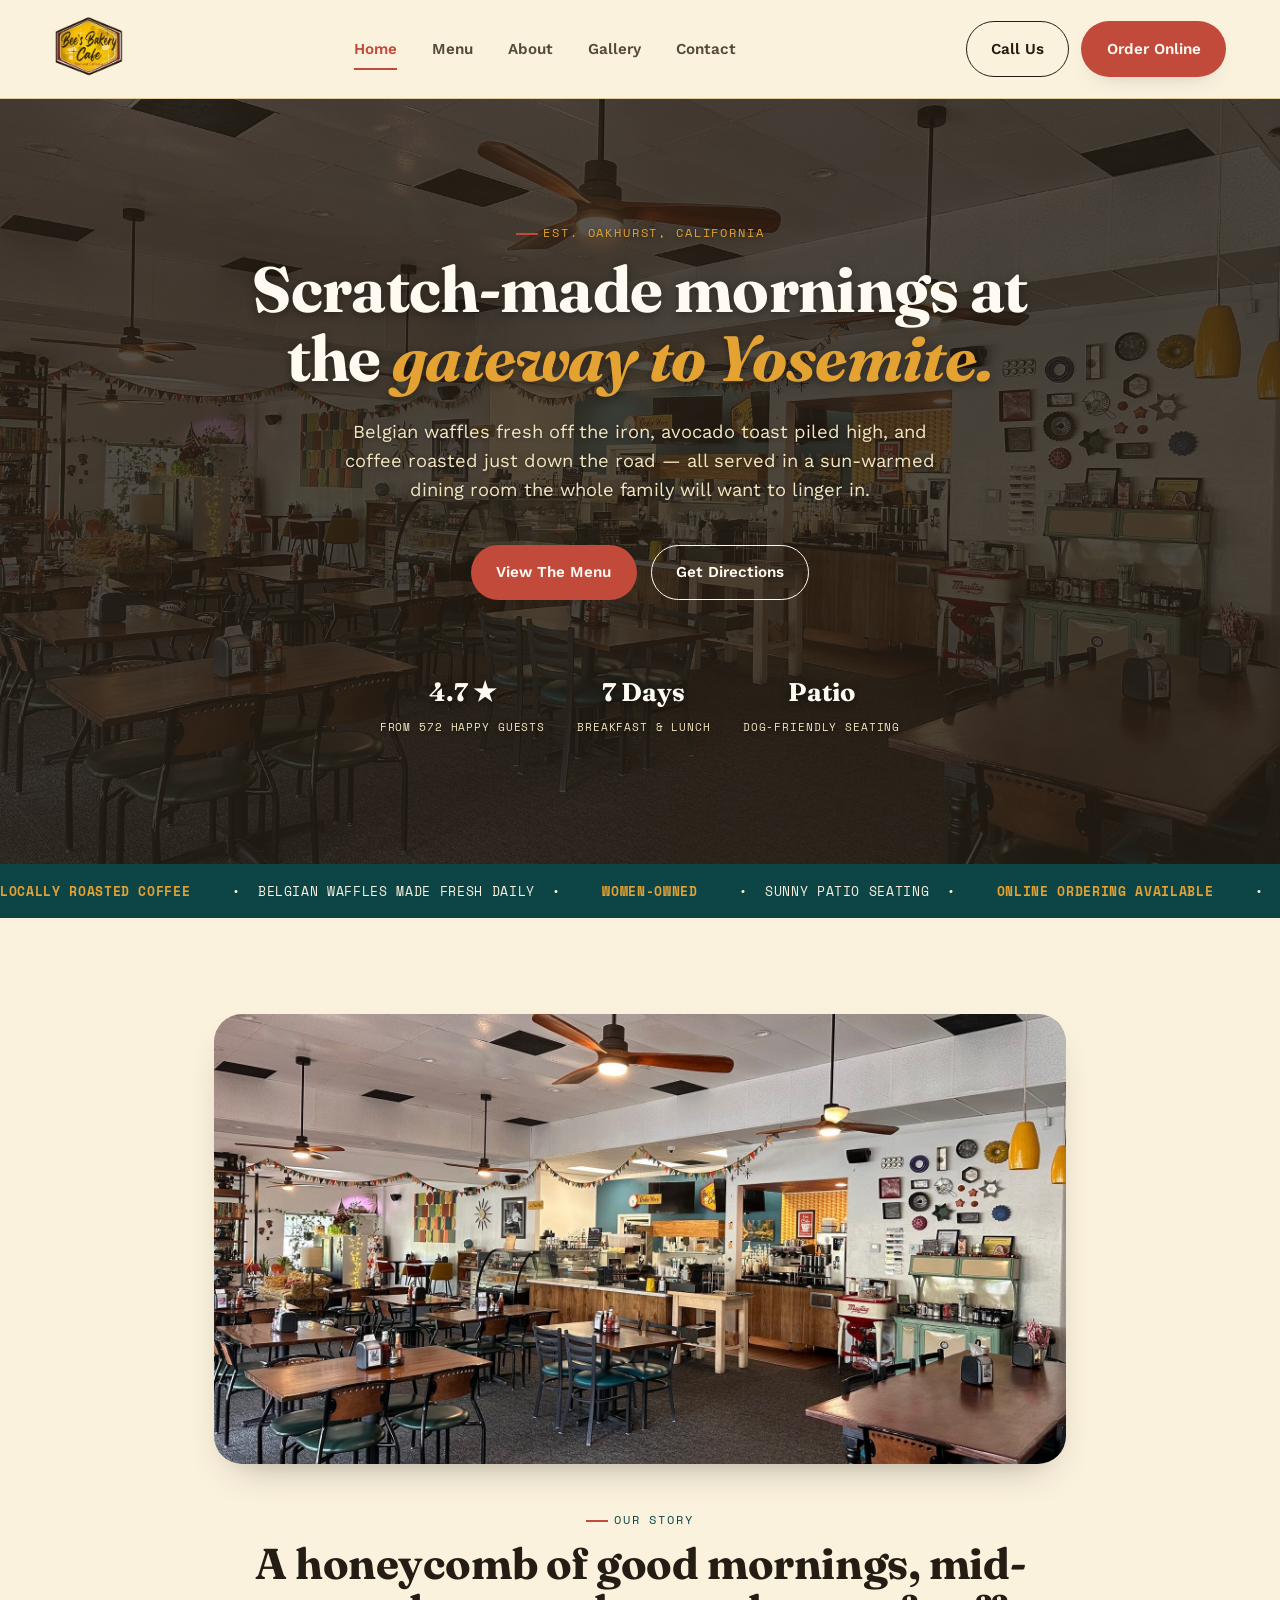
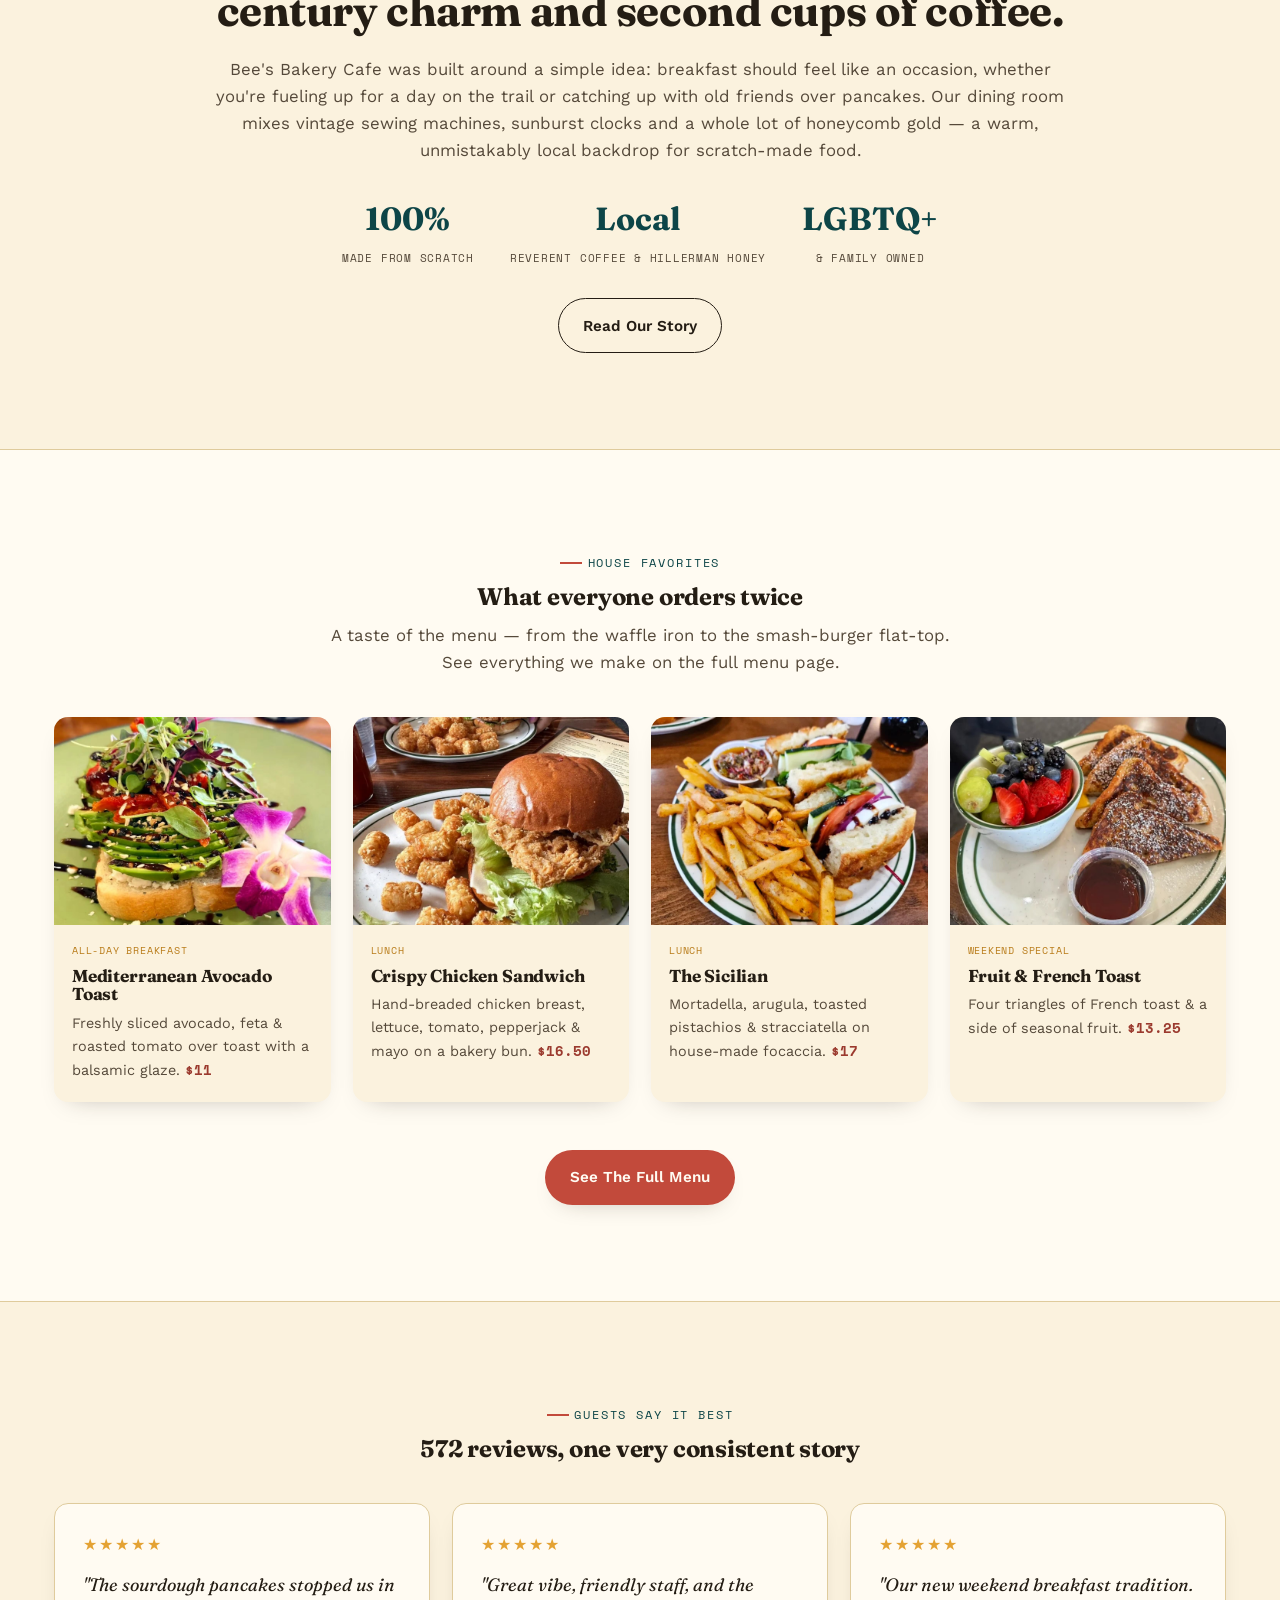
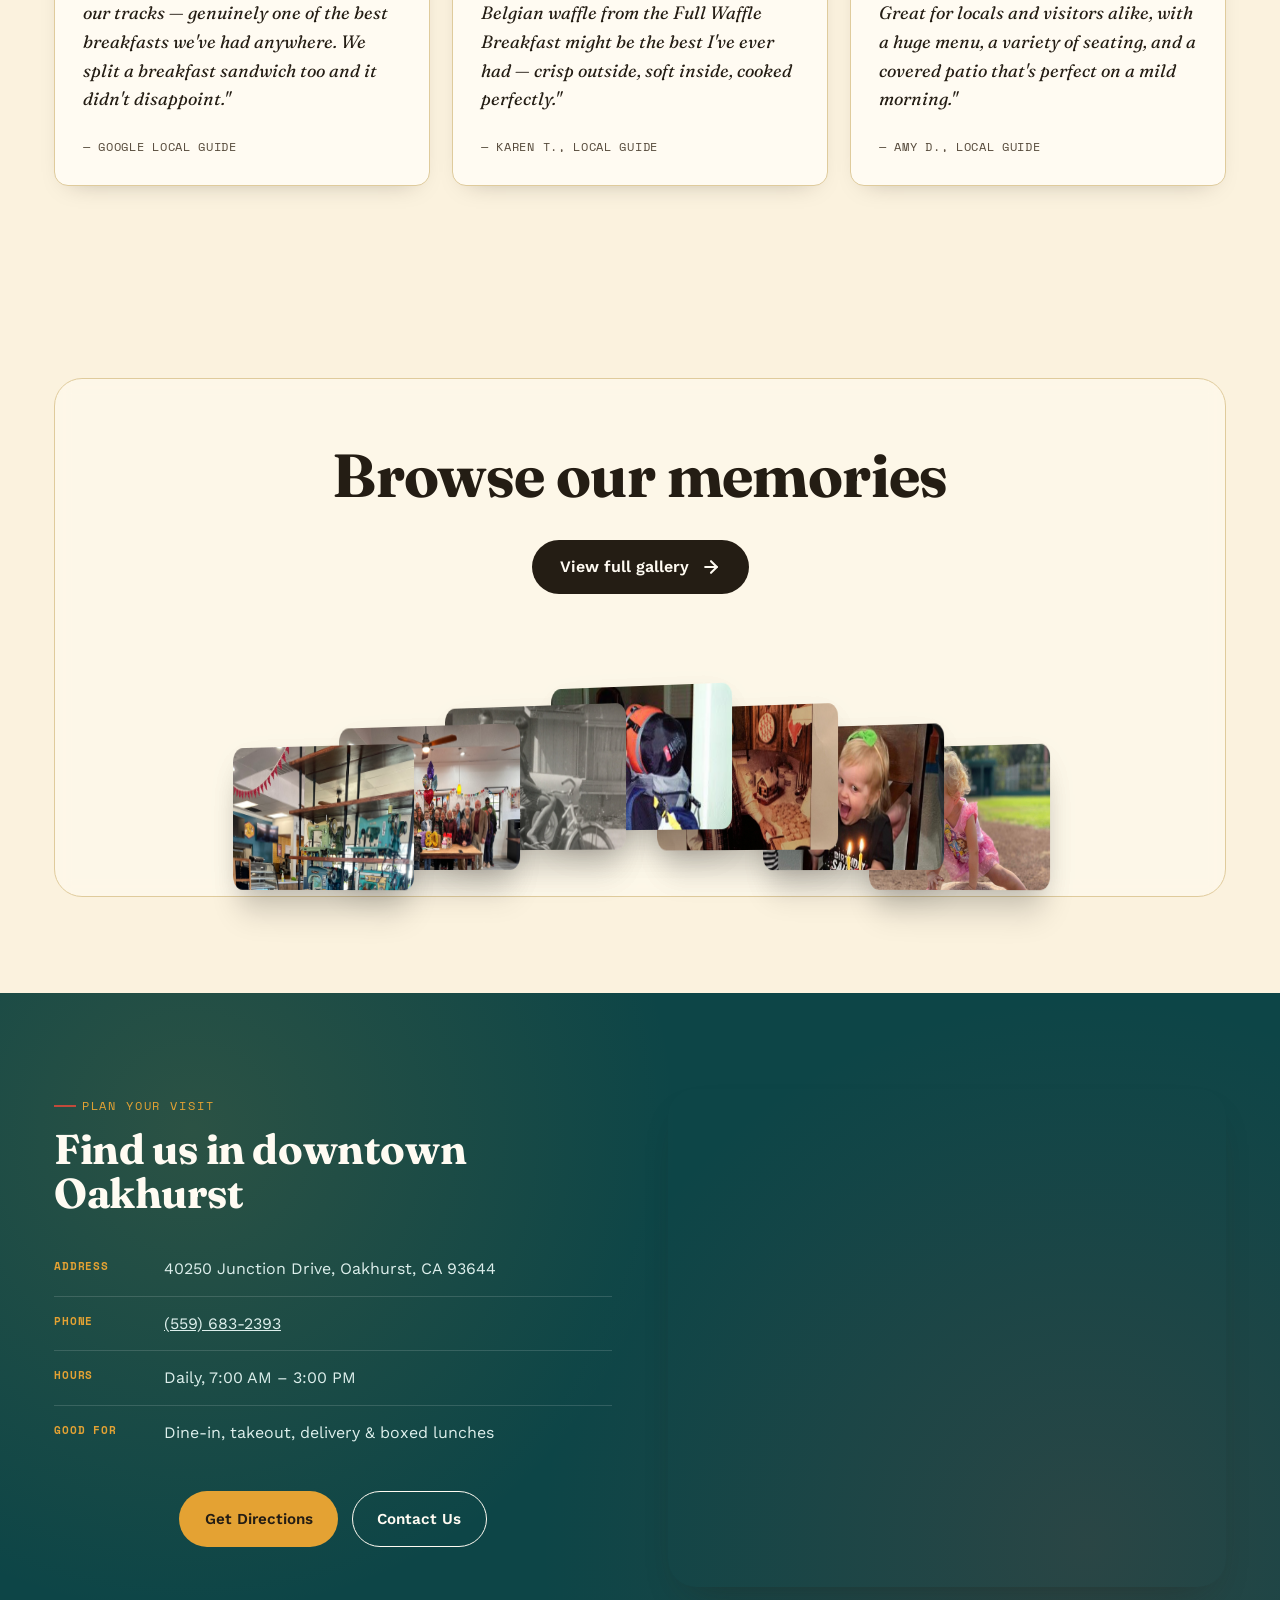
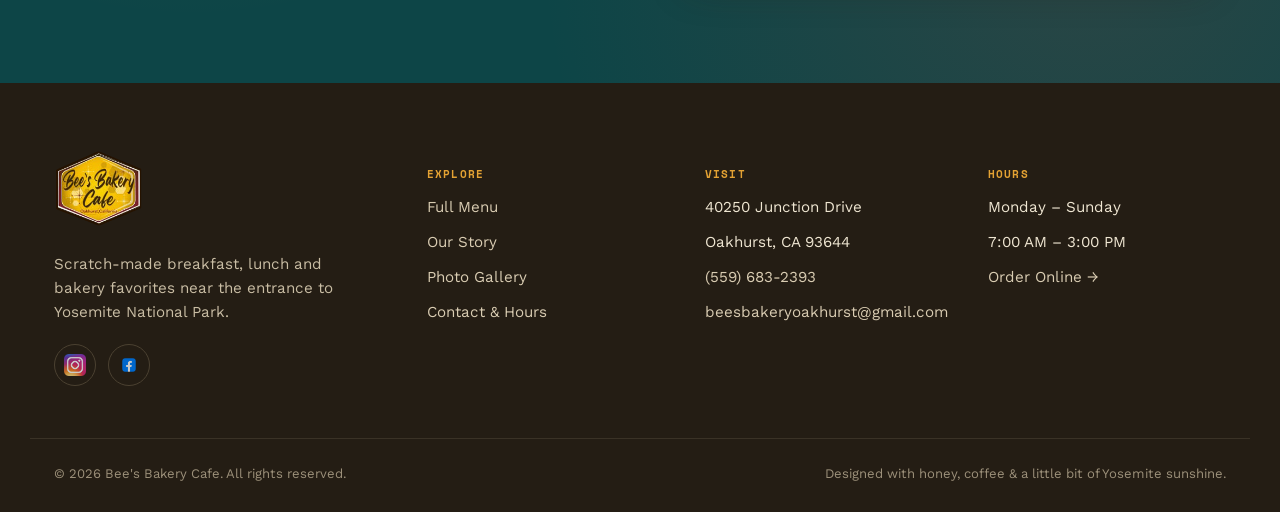
<file: index.html>
<!DOCTYPE html>
<html lang="en">
<head>
<meta charset="UTF-8">
<meta name="viewport" content="width=device-width, initial-scale=1.0">
<title>Bee's Bakery Cafe | Scratch-Made Breakfast & Lunch in Oakhurst, CA</title>
<meta name="description" content="Bee's Bakery Cafe is Oakhurst's favorite all-day breakfast & lunch spot near Yosemite. Belgian waffles, avocado toast, smashed burgers, local coffee & a sunny patio. Open daily.">
<link rel="canonical" href="https://www.beesbakerycafe.com/">
<meta property="og:title" content="Bee's Bakery Cafe | Oakhurst, CA">
<meta property="og:description" content="Scratch-made breakfast, lunch & bakery favorites at the gateway to Yosemite. View the menu, get directions, and order online.">
<meta property="og:type" content="restaurant.menu">
<meta property="og:image" content="images/avocado-toast.jpg">
<meta name="theme-color" content="#17676A">
<meta name="google" content="notranslate">
<link rel="icon" type="image/png" href="images/logo bee's.png">

<link rel="preconnect" href="https://fonts.googleapis.com">
<link rel="preconnect" href="https://fonts.gstatic.com" crossorigin>
<link href="https://fonts.googleapis.com/css2?family=Fraunces:ital,opsz,wght@0,9..144,400..800;1,9..144,500..700&family=Work+Sans:wght@400;500;600;700&family=Space+Mono:wght@400;700&display=swap" rel="stylesheet">

<!-- Structured Data -->
<script type="application/ld+json">
{
  "@context": "https://schema.org",
  "@type": "CafeOrCoffeeShop",
  "name": "Bee's Bakery Cafe",
  "image": "images/avocado-toast.jpg",
  "@id": "https://www.beesbakerycafe.com/",a
  "url": "https://www.beesbakerycafe.com/",
  "telephone": "+1-559-683-2393",
  "priceRange": "$10-$20",
  "address": {
    "@type": "PostalAddress",
    "streetAddress": "40250 Junction Drive",
    "addressLocality": "Oakhurst",
    "addressRegion": "CA",
    "postalCode": "93644",
    "addressCountry": "US"
  },
  "aggregateRating": {
    "@type": "AggregateRating",
    "ratingValue": "4.7",
    "reviewCount": "572"
  },
  "servesCuisine": ["American", "Breakfast", "Bakery", "Cafe"],
  "sameAs": ["https://www.instagram.com/beesbakerycafe", "https://facebook.com/profile/php"]
}
</script>

<style>
  /* ============================================================
     BEE'S BAKERY CAFE — Design tokens & Base Styles
     ============================================================ */
  :root {
    --cream:      #FBF2DE;
    --cream-2:    #F3E5C0;
    --paper:      #FFFBF2;
    --ink:        #241D14;
    --ink-soft:   #55493A;
    --teal:       #17676A;
    --teal-deep:  #0D4547;
    --teal-tint:  #E4F0EE;
    --honey:      #E4A233;
    --honey-deep: #B97C1A;
    --coral:      #C24A3B;
    --coral-deep: #9B3A2E;
    --line:       #DFCB9C;

    --font-display: "Fraunces", "Iowan Old Style", Georgia, serif;
    --font-body: "Work Sans", -apple-system, BlinkMacSystemFont, "Segoe UI", sans-serif;
    --font-mono: "Space Mono", "SFMono-Regular", Menlo, monospace;

    --radius-sm: 6px;
    --radius-md: 14px;
    --radius-lg: 28px;
    --shadow-card: 0 18px 40px -22px rgba(36,29,20,.45);
    --shadow-soft: 0 10px 24px -16px rgba(36,29,20,.35);

    --maxw: 1220px;
  }

  *, *::before, *::after { box-sizing: border-box; }
  html { scroll-behavior: smooth; }
  body {
    margin: 0;
    background: var(--cream);
    color: var(--ink);
    font-family: var(--font-body);
    font-size: 16px;
    line-height: 1.6;
    -webkit-font-smoothing: antialiased;
    overflow-x: hidden;
  }
  img { max-width: 100%; display: block; }
  a { color: inherit; text-decoration: none; }
  ul { margin: 0; padding: 0; list-style: none; }
  h1, h2, h3, h4 {
    font-family: var(--font-display);
    font-weight: 700;
    line-height: 1.08;
    margin: 0 0 .5em;
    color: var(--ink);
    letter-spacing: -.01em;
  }
  p { margin: 0 0 1em; }
  
  .container {
    max-width: var(--maxw);
    margin: 0 auto;
    padding: 0 24px;
  }

  /* ---------- Utilities ---------- */
  .eyebrow {
    font-family: var(--font-mono);
    font-size: .72rem;
    letter-spacing: .16em;
    text-transform: uppercase;
    color: var(--teal-deep);
    display: inline-flex;
    align-items: center;
    gap: .5em;
    margin-bottom: 1em;
  }
  .eyebrow::before {
    content: "";
    width: 22px; height: 2px;
    background: var(--coral);
    display: inline-block;
  }
  .eyebrow.on-dark { color: var(--honey); }
  
  .btn {
    display: inline-flex;
    align-items: center;
    justify-content: center;
    gap: .5em;
    font-family: var(--font-body);
    font-weight: 600;
    font-size: .95rem;
    padding: .95em 1.6em;
    border-radius: 100px;
    border: 1.5px solid transparent;
    cursor: pointer;
    transition: transform .18s ease, box-shadow .18s ease, background .18s ease, color .18s ease;
    white-space: nowrap;
  }
  .btn:hover { transform: translateY(-2px); }
  .btn-primary { background: var(--coral); color: var(--paper); box-shadow: var(--shadow-soft); }
  .btn-primary:hover { background: var(--coral-deep); }
  .btn-ghost { background: transparent; border-color: currentColor; color: var(--ink); }
  .btn-ghost:hover { background: var(--ink); color: var(--paper); }
  .btn-ghost.on-dark { color: var(--paper); }
  .btn-ghost.on-dark:hover { background: var(--paper); color: var(--teal-deep); }
  .btn-honey { background: var(--honey); color: var(--ink); }
  .btn-honey:hover { background: var(--honey-deep); color: var(--paper); }

  .section-head { max-width: 640px; margin-bottom: 2.6rem; }
  .section-head.center { margin-left: auto; margin-right: auto; text-align: center; }
  .section-head p { color: var(--ink-soft); font-size: 1.05rem; }

  /* ---------- Header ---------- */
  .site-header {
    position: sticky; top: 0; z-index: 100;
    background: rgba(251,242,222,.92);
    backdrop-filter: blur(10px);
    border-bottom: 1px solid var(--line);
  }
  .header-inner {
    display: flex; align-items: center; justify-content: space-between;
    padding: 14px 24px;
    max-width: var(--maxw); margin: 0 auto;
  }
  .brand-logo { height: 70px; width: auto; display: block; }
  
  .main-nav { display: flex; align-items: center; gap: 2.2em; }
  .main-nav a {
    font-size: .95rem; font-weight: 600; color: var(--ink-soft);
    position: relative; padding: .2em 0; transition: color 0.2s ease;
  }
  .main-nav a:hover, .main-nav a.active { color: var(--coral); }
  .main-nav a.active::after {
    content: ""; position: absolute; left: 0; right: 0; bottom: -6px; height: 2px; background: var(--coral);
  }
  .header-cta { display: flex; align-items: center; gap: 12px; }

  .nav-toggle {
    display: none; background: none; border: none; cursor: pointer; padding: 6px;
    flex-direction: column; gap: 5px; z-index: 101;
  }
  .nav-toggle span { 
    width: 24px; height: 2px; background: var(--ink); display: block; 
    transition: transform 0.3s ease, opacity 0.3s ease;
  }
  
  /* Mobile Menu Styles */
  @media (max-width: 900px) {
    .main-nav {
      position: fixed; 
      inset: 0; 
      top: 98px; 
      width: 100vw; 
      height: calc(100vh - 98px); /* Fallback para navegadores antigos */
      height: calc(100dvh - 98px); /* Altura dinâmica real da tela do celular */
      background: var(--cream);
      display: flex;
      flex-direction: column; 
      align-items: center; 
      justify-content: flex-start;
      padding: 4rem 1.6rem;
      gap: 2.5rem; 
      transform: translateX(100%); 
      transition: transform .4s cubic-bezier(0.4, 0, 0.2, 1), opacity .3s ease;
      overflow-y: auto; 
      border-top: 1px solid var(--line);
      z-index: 100;
      opacity: 0;
      visibility: hidden;
    }
    .main-nav.open { 
      transform: translateX(0); 
      opacity: 1;
      visibility: visible;
    }
    .main-nav a { 
      font-size: 1.8rem; 
      width: 100%;
      text-align: center;
      display: block;
    }
    .nav-toggle { display: flex; }
    .header-cta .btn-ghost { display: none; }
    
    /* Hamburger to X Animation */
    .nav-toggle[aria-expanded="true"] span:nth-child(1) { transform: translateY(7px) rotate(45deg); }
    .nav-toggle[aria-expanded="true"] span:nth-child(2) { opacity: 0; }
    .nav-toggle[aria-expanded="true"] span:nth-child(3) { transform: translateY(-7px) rotate(-45deg); }
  }

  /* ---------- Hero ---------- */
  .hero {
    padding: 120px 24px;
    overflow: hidden;
    text-align: center;
    min-height: 85vh;
    display: flex;
    align-items: center;
    justify-content: center;
    /* Imagem otimizada de fundo */
    background: linear-gradient(rgba(36,29,20,0.75), rgba(36,29,20,0.85)), url('images/gallery1.jpg') center/cover no-repeat;
  }
  .hero-inner {
    display: flex; flex-direction: column; align-items: center; max-width: 850px;
  }
  .hero h1 {
    font-size: clamp(2.5rem, 5vw, 4rem);
    color: var(--paper);
    text-shadow: 0 2px 10px rgba(0,0,0,0.4);
    margin-bottom: 1.5rem;
  }
  .hero h1 em { color: var(--honey); font-style: italic; }
  .hero-lede { 
    font-size: 1.15rem; color: var(--cream-2); max-width: 55ch; 
    margin: 0 auto; text-shadow: 0 1px 4px rgba(0,0,0,0.5); 
  }
  .hero .eyebrow { justify-content: center; color: var(--honey); text-shadow: 0 1px 4px rgba(0,0,0,0.5); }
  .hero-ctas { display: flex; gap: 14px; flex-wrap: wrap; margin: 2.5rem 0; justify-content: center; }
  .hero-stats { display: flex; gap: 32px; margin-top: 2rem; flex-wrap: wrap; justify-content: center; }
  .hero-stat b { display: block; font-family: var(--font-display); font-size: 1.6rem; color: var(--paper); text-shadow: 0 2px 8px rgba(0,0,0,0.5); }
  .hero-stat span { font-family: var(--font-mono); font-size: .68rem; letter-spacing: .08em; text-transform: uppercase; color: var(--cream-2); text-shadow: 0 1px 4px rgba(0,0,0,0.5); }

  /* ---------- Marquee Strip ---------- */
  .strip {
    background: var(--teal-deep);
    color: var(--cream);
    overflow: hidden;
    padding: 14px 0;
    white-space: nowrap;
  }
  .strip-track {
    display: inline-flex; gap: 2.5em;
    animation: scroll 32s linear infinite;
    font-family: var(--font-mono); font-size: .82rem; letter-spacing: .05em; text-transform: uppercase;
  }
  .strip-track span { display: inline-flex; align-items: center; gap: 2.5em; }
  .strip-track b { color: var(--honey); }
  @keyframes scroll { from { transform: translateX(0); } to { transform: translateX(-50%); } }

  /* ---------- Generic Pad ---------- */
  .pad { padding: 96px 0; }

  /* ---------- About Split Section ---------- */
  .split .container {
    max-width: 900px; margin: 0 auto;
    display: flex; flex-direction: column; align-items: center; text-align: center; gap: 2.5rem;
  }
  .split-media { width: 100%; }
  .split-media img { 
    border-radius: var(--radius-lg); box-shadow: var(--shadow-card); 
    width: 100%; max-height: 450px; object-fit: cover; 
  }
  .split-copy h2 { font-size: clamp(2rem, 3.4vw, 2.7rem); }
  .split-copy p { color: var(--ink-soft); font-size: 1.05rem; }
  .stat-row { display: flex; gap: 36px; margin: 1.8rem 0; flex-wrap: wrap; justify-content: center; }
  .stat-row div b { font-family: var(--font-display); font-size: 2rem; color: var(--teal-deep); display: block; }
  .stat-row div span { font-family: var(--font-mono); font-size: .68rem; text-transform: uppercase; letter-spacing: .07em; color: var(--ink-soft); }

  /* ---------- Menu Highlights ---------- */
  .section-tinted { 
    background: var(--paper); border-top: 1px solid var(--line); 
    border-bottom: 1px solid var(--line); padding: 96px 0; 
  }
  .card-grid { display: grid; grid-template-columns: repeat(4, 1fr); gap: 22px; }
  .dish-card {
    background: var(--cream); border-radius: var(--radius-md); overflow: hidden;
    box-shadow: var(--shadow-soft); transition: transform .2s ease, box-shadow .2s ease;
    display: flex; flex-direction: column;
  }
  .dish-card:hover { transform: translateY(-6px); box-shadow: var(--shadow-card); }
  .dish-card .thumb { aspect-ratio: 4/3; overflow: hidden; }
  .dish-card .thumb img { width: 100%; height: 100%; object-fit: cover; transition: transform 0.4s ease; }
  .dish-card:hover .thumb img { transform: scale(1.05); }
  .dish-card .body { padding: 18px 18px 20px; flex: 1; display: flex; flex-direction: column; }
  .dish-card .row { display: flex; justify-content: space-between; align-items: baseline; gap: 10px; margin-bottom: 0.5rem; }
  .dish-card h4 { font-size: 1.08rem; margin: 0; }
  .dish-card .price { font-family: var(--font-mono); color: var(--coral-deep); font-weight: 700; }
  .dish-card p { color: var(--ink-soft); font-size: .9rem; margin: 0; flex: 1; }
  .dish-tag { font-family: var(--font-mono); font-size: .62rem; letter-spacing: .08em; text-transform: uppercase; color: var(--honey-deep); margin-bottom: 0.5rem; display: block; }
  
  @media (max-width: 1000px) { .card-grid { grid-template-columns: repeat(2, 1fr); } }
  @media (max-width: 560px) { .card-grid { grid-template-columns: 1fr; } }
  .center-cta { text-align: center; margin-top: 3rem; }

  /* ---------- Testimonials ---------- */
  .testi-grid { display: grid; grid-template-columns: repeat(3, 1fr); gap: 22px; }
  .testi-card {
    background: var(--paper); border: 1px solid var(--line); border-radius: var(--radius-md);
    padding: 28px; box-shadow: var(--shadow-soft); display: flex; flex-direction: column; justify-content: space-between;
  }
  .testi-card .stars { color: var(--honey); letter-spacing: 2px; margin-bottom: .8em; display: block; }
  .testi-card p { font-family: var(--font-display); font-size: 1.12rem; color: var(--ink); font-style: italic; margin-bottom: 1.5rem; }
  .testi-name { font-family: var(--font-mono); font-size: .72rem; text-transform: uppercase; letter-spacing: .06em; color: var(--ink-soft); }
  @media (max-width: 900px) { .testi-grid { grid-template-columns: 1fr; } }

  /* ============================================================
     DYNAMIC 3D PORTFOLIO GALLERY (Vanilla JS + CSS Integration)
     ============================================================ */
  .pg-section { padding: 96px 0; background: var(--cream); overflow: hidden; }
  .pg-container {
    background: rgba(255, 251, 242, 0.5);
    backdrop-filter: blur(8px);
    border-radius: var(--radius-lg);
    border: 1px solid var(--line);
    max-width: 1280px;
    margin: 0 auto;
    position: relative;
  }
  .pg-header {
    text-align: center; padding: 64px 32px 32px; position: relative; z-index: 10;
  }
  .pg-header h2 { font-size: clamp(2.2rem, 5vw, 3.8rem); margin-bottom: 2rem; }
  .pg-btn {
    display: inline-flex; align-items: center; gap: 12px;
    background: var(--ink); color: var(--paper);
    padding: 14px 28px; border-radius: 100px;
    font-weight: 600; font-family: var(--font-body);
    transition: background 0.2s ease; margin-bottom: 20px;
  }
  .pg-btn svg { width: 20px; height: 20px; transition: transform 0.2s ease; }
  .pg-btn:hover { background: var(--ink-soft); }
  .pg-btn:hover svg { transform: translateX(4px); }

  /* Desktop 3D Interactive Track */
  .pg-desktop {
    display: none; position: relative;
    height: 400px; margin-bottom: -150px; 
    overflow: visible; /* To allow pop-out effect */
  }
  .pg-track {
    display: flex; align-items: flex-end; justify-content: center;
    padding-bottom: 32px; padding-top: 160px;
    position: relative;
  }
  .pg-card {
    position: relative;
    width: clamp(220px, 20vw, 320px); /* Slightly responsive cards */
    aspect-ratio: 16/9;
    border-radius: var(--radius-md);
    overflow: hidden;
    margin-left: -150px; /* Overlap effect */
    cursor: pointer;
    box-shadow: 0 20px 40px -10px rgba(0,0,0,0.3);
    /* Transform managed by JavaScript for smooth interaction */
    transition: transform 0.3s cubic-bezier(0.25, 0.1, 0.25, 1), z-index 0s;
  }
  .pg-card:first-child { margin-left: 0; }
  .pg-card img {
    width: 100%; height: 100%; object-fit: cover; object-position: left top;
    transition: transform 0.4s ease;
  }
  
  /* Mobile Infinite Marquee Track */
  .pg-mobile { display: block; position: relative; padding-bottom: 40px; overflow: hidden; }
  .pg-marquee-wrapper { display: flex; gap: 1rem; padding: 0.5rem; width: max-content; }
  .pg-marquee-track {
    display: flex; gap: 1rem; flex-shrink: 0;
    animation: marquee 35s linear infinite;
  }
  .pg-marquee-wrapper:hover .pg-marquee-track { animation-play-state: paused; }
  @keyframes marquee {
    from { transform: translateX(0); }
    to { transform: translateX(calc(-100% - 1rem)); }
  }
  .pg-marquee-item {
    width: 260px; aspect-ratio: 16/9; border-radius: var(--radius-md);
    overflow: hidden; flex-shrink: 0; cursor: pointer;
    box-shadow: 0 10px 20px -5px rgba(0,0,0,0.15);
    transition: transform 0.3s ease;
  }
  .pg-marquee-item:hover { transform: scale(1.03); }
  .pg-marquee-item img { width: 100%; height: 100%; object-fit: cover; object-position: center; }

  @media (min-width: 768px) {
    .pg-desktop { display: block; }
    .pg-mobile { display: none; }
  }

  /* ---------- Visit / Location ---------- */
  .visit {
    background: var(--teal-deep); color: var(--cream);
    padding: 96px 0; position: relative; overflow: hidden;
  }
  .visit::before {
    content: ""; position: absolute; inset: 0;
    background-image:
      radial-gradient(circle at 15% 20%, rgba(228,162,51,.14), transparent 40%),
      radial-gradient(circle at 85% 80%, rgba(194,74,59,.16), transparent 45%);
    pointer-events: none;
  }
  .visit-inner { display: grid; grid-template-columns: 1fr 1fr; gap: 56px; position: relative; align-items: center; }
  .visit h2 { color: var(--paper); font-size: clamp(2rem, 3.4vw, 2.6rem); }
  .visit-list { margin-top: 1.6rem; }
  .visit-list li { display: flex; gap: 14px; padding: 14px 0; border-top: 1px solid rgba(255,255,255,.14); align-items: flex-start; }
  .visit-list li:first-child { border-top: none; }
  .visit-list b { font-family: var(--font-mono); font-size: .68rem; text-transform: uppercase; letter-spacing: .08em; color: var(--honey); width: 96px; flex: none; padding-top: .2em; }
  .visit-list span { color: #DDEFEC; }
  .map-frame { border-radius: var(--radius-lg); overflow: hidden; box-shadow: var(--shadow-card); border: 0; height: 100%; min-height: 400px; }
  .map-frame iframe { width: 100%; height: 100%; border: 0; display: block; }
  @media (max-width: 900px) { .visit-inner { grid-template-columns: 1fr; } .map-frame { min-height: 300px; } }

  /* ---------- Footer ---------- */
  .site-footer { background: var(--ink); color: #EFE6D2; padding: 64px 0 28px; }
  .footer-grid { display: grid; grid-template-columns: 1.4fr 1fr 1fr 1fr; gap: 40px; }
  .footer-brand p { color: #C9BDA4; max-width: 32ch; font-size: 0.95rem; }
  .footer-col h5 { font-family: var(--font-mono); font-size: .7rem; text-transform: uppercase; letter-spacing: .1em; color: var(--honey); margin-bottom: 1.1em; }
  .footer-col li { margin-bottom: .7em; font-size: 0.95rem; }
  .footer-col a { color: #D9CCB2; transition: color 0.2s ease; }
  .footer-col a:hover { color: var(--honey); }
  .social-icon { width: 22px; height: 22px; object-fit: contain; display: block; filter: brightness(0.8); transition: filter 0.2s ease; }
  .footer-social { display: flex; gap: 12px; margin-top: 1.2em; }
  .footer-social a {
    width: 42px; height: 42px; border-radius: 50%; border: 1px solid #4B4131;
    display: flex; align-items: center; justify-content: center; transition: all 0.2s ease;
  }
  .footer-social a:hover { border-color: var(--honey); }
  .footer-social a:hover .social-icon { filter: brightness(1); }
  .footer-bottom {
    margin-top: 52px; padding-top: 24px; border-top: 1px solid #3A3226;
    display: flex; justify-content: space-between; flex-wrap: wrap; gap: 10px;
    font-size: .82rem; color: #9C907A;
  }
  @media (max-width: 900px) { .footer-grid { grid-template-columns: 1fr 1fr; } }
  @media (max-width: 560px) { .footer-grid { grid-template-columns: 1fr; } }
</style>
</head>
<body>

<header class="site-header">
  <div class="header-inner">
    <a href="index.html" class="brand" aria-label="Bee's Bakery Cafe Home">
      <img src="images/logo bee's.png" alt="Bee's Bakery Cafe Logo" class="brand-logo">
    </a>
    <nav class="main-nav" id="main-nav">
      <a href="index.html" class="active">Home</a>
      <a href="menu.html">Menu</a>
      <a href="about.html">About</a>
      <a href="gallery.html">Gallery</a>
      <a href="contact.html">Contact</a>
    </nav>
    <div class="header-cta">
      <a href="tel:+15596832393" class="btn btn-ghost">Call Us</a>
      <a href="https://order.toasttab.com/online/bees-bakery-cafe" target="_blank" rel="noopener" class="btn btn-primary">Order Online</a>
      <button class="nav-toggle" id="mobile-menu-btn" aria-label="Toggle menu" aria-expanded="false">
        <span></span><span></span><span></span>
      </button>
    </div>
  </div>
</header>

<main>
  <!-- HERO -->
  <section class="hero">
    <div class="container hero-inner">
      <span class="eyebrow on-dark">Est. Oakhurst, California</span>
      <h1>Scratch-made mornings at the <em>gateway to Yosemite.</em></h1>
      <p class="hero-lede">Belgian waffles fresh off the iron, avocado toast piled high, and coffee roasted just down the road — all served in a sun-warmed dining room the whole family will want to linger in.</p>
      
      <div class="hero-ctas">
        <a href="menu.html" class="btn btn-primary">View The Menu</a>
        <a href="contact.html#map" class="btn btn-ghost on-dark">Get Directions</a>
      </div>
      
      <div class="hero-stats">
        <div class="hero-stat"><b>4.7 ★</b><span>from 572 happy guests</span></div>
        <div class="hero-stat"><b>7 Days</b><span>Breakfast &amp; lunch</span></div>
        <div class="hero-stat"><b>Patio</b><span>Dog-friendly seating</span></div>
      </div>
    </div>
  </section>

  <!-- MARQUEE STRIP -->
  <div class="strip" aria-hidden="true">
    <div class="strip-track">
      <span><b>Locally Roasted Coffee</b> &nbsp;•&nbsp; Belgian Waffles Made Fresh Daily &nbsp;•&nbsp; <b>Women-Owned</b> &nbsp;•&nbsp; Sunny Patio Seating &nbsp;•&nbsp; <b>Online Ordering Available</b> &nbsp;•&nbsp; Minutes from Yosemite</span>
      <span><b>Locally Roasted Coffee</b> &nbsp;•&nbsp; Belgian Waffles Made Fresh Daily &nbsp;•&nbsp; <b>Women-Owned</b> &nbsp;•&nbsp; Sunny Patio Seating &nbsp;•&nbsp; <b>Online Ordering Available</b> &nbsp;•&nbsp; Minutes from Yosemite</span>
    </div>
  </div>

  <!-- ABOUT TEASER -->
  <section class="pad split">
    <div class="container">
      <div class="split-media">
        <img src="images/dining-room.jpg" alt="Retro mid-century dining room at Bee's Bakery Cafe with wood tables, teal walls and string lighting" loading="lazy">
      </div>
      <div class="split-copy">
        <span class="eyebrow">Our Story</span>
        <h2>A honeycomb of good mornings, mid-century charm and second cups of coffee.</h2>
        <p>Bee's Bakery Cafe was built around a simple idea: breakfast should feel like an occasion, whether you're fueling up for a day on the trail or catching up with old friends over pancakes. Our dining room mixes vintage sewing machines, sunburst clocks and a whole lot of honeycomb gold — a warm, unmistakably local backdrop for scratch-made food.</p>
        <div class="stat-row">
          <div><b>100%</b><span>Made from scratch</span></div>
          <div><b>Local</b><span>Reverent Coffee &amp; Hillerman Honey</span></div>
          <div><b>LGBTQ+</b><span>&amp; family owned</span></div>
        </div>
        <a href="about.html" class="btn btn-ghost">Read Our Story</a>
      </div>
    </div>
  </section>

  <!-- MENU HIGHLIGHTS -->
  <section class="section-tinted">
    <div class="container">
      <div class="section-head center">
        <span class="eyebrow">House Favorites</span>
        <h2>What everyone orders twice</h2>
        <p>A taste of the menu — from the waffle iron to the smash-burger flat-top. See everything we make on the full menu page.</p>
      </div>
      <div class="card-grid">
        <article class="dish-card">
          <div class="thumb"><img src="images/avocado-toast.jpg" alt="Avocado toast with feta, roasted red pepper and microgreens" loading="lazy"></div>
          <div class="body">
            <span class="dish-tag">All-Day Breakfast</span>
            <div class="row"><h4>Mediterranean Avocado Toast</h4></div>
            <p>Freshly sliced avocado, feta &amp; roasted tomato over toast with a balsamic glaze. <span class="price">$11</span></p>
          </div>
        </article>
        <article class="dish-card">
          <div class="thumb"><img src="images/chicken-sandwich.jpg" alt="Crispy fried chicken sandwich with lettuce and cheese, served with tater tots" loading="lazy"></div>
          <div class="body">
            <span class="dish-tag">Lunch</span>
            <div class="row"><h4>Crispy Chicken Sandwich</h4></div>
            <p>Hand-breaded chicken breast, lettuce, tomato, pepperjack &amp; mayo on a bakery bun. <span class="price">$16.50</span></p>
          </div>
        </article>
        <article class="dish-card">
          <div class="thumb"><img src="images/caprese-sandwich.jpg" alt="The Sicilian sandwich with mortadella, arugula and stracciatella cheese, served with seasoned fries" loading="lazy"></div>
          <div class="body">
            <span class="dish-tag">Lunch</span>
            <div class="row"><h4>The Sicilian</h4></div>
            <p>Mortadella, arugula, toasted pistachios &amp; stracciatella on house-made focaccia. <span class="price">$17</span></p>
          </div>
        </article>
        <article class="dish-card">
          <div class="thumb"><img src="images/gallery1.jpeg" alt="Bright covered patio seating area at Bee's Bakery Cafe with string lights" loading="lazy"></div>
          <div class="body">
            <span class="dish-tag">Weekend Special</span>
            <div class="row"><h4>Fruit & French Toast</h4></div>
            <p>Four triangles of French toast &amp; a side of seasonal fruit. <span class="price">$13.25</span></p>
          </div>
        </article>
      </div>
      <div class="center-cta">
        <a href="menu.html" class="btn btn-primary">See The Full Menu</a>
      </div>
    </div>
  </section>

  <!-- TESTIMONIALS -->
  <section class="pad">
    <div class="container">
      <div class="section-head center">
        <span class="eyebrow">Guests Say It Best</span>
        <h2>572 reviews, one very consistent story</h2>
      </div>
      <div class="testi-grid">
        <div class="testi-card">
          <div>
            <span class="stars" aria-label="5 out of 5 stars">★★★★★</span>
            <p>"The sourdough pancakes stopped us in our tracks — genuinely one of the best breakfasts we've had anywhere. We split a breakfast sandwich too and it didn't disappoint."</p>
          </div>
          <div class="testi-name">— Google Local Guide</div>
        </div>
        <div class="testi-card">
          <div>
            <span class="stars" aria-label="5 out of 5 stars">★★★★★</span>
            <p>"Great vibe, friendly staff, and the Belgian waffle from the Full Waffle Breakfast might be the best I've ever had — crisp outside, soft inside, cooked perfectly."</p>
          </div>
          <div class="testi-name">— Karen T., Local Guide</div>
        </div>
        <div class="testi-card">
          <div>
            <span class="stars" aria-label="5 out of 5 stars">★★★★★</span>
            <p>"Our new weekend breakfast tradition. Great for locals and visitors alike, with a huge menu, a variety of seating, and a covered patio that's perfect on a mild morning."</p>
          </div>
          <div class="testi-name">— Amy D., Local Guide</div>
        </div>
      </div>
    </div>
  </section>

  <!-- DYNAMIC PORTFOLIO GALLERY (Vanilla JS Port of React/Framer Motion) -->
  <section class="pg-section" id="archives">
    <div class="container">
      <div class="pg-container">
        
        <div class="pg-header">
          <h2>Browse our memories</h2>
          <a href="gallery.html" class="pg-btn" aria-label="View full gallery">
            <span>View full gallery</span>
            <svg xmlns="http://www.w3.org/2000/svg" viewBox="0 0 24 24" fill="none" stroke="currentColor" stroke-width="2.5" stroke-linecap="round" stroke-linejoin="round">
              <path d="M5 12h14"></path><path d="m12 5 7 7-7 7"></path>
            </svg>
          </a>
        </div>

        <!-- Desktop 3D Interactive Track (Controlled by Vanilla JS) -->
        <div class="pg-desktop">
          <div class="pg-track" id="gallery-track">
            <!-- Images are injected here via HTML, behavior via JS -->
            <div class="pg-card"><img src="images/gallery01.jpg" alt="Vintage sewing machines display" loading="lazy"></div>
            <div class="pg-card"><img src="images/gallery04.jpg" alt="80th birthday celebration at the cafe" loading="lazy"></div>
            <div class="pg-card"><img src="images/gallery07.jpg" alt="Vintage photo of siblings playing" loading="lazy"></div>
            <div class="pg-card"><img src="images/gallery10.jpeg" alt="Young girl ready for adventure" loading="lazy"></div>
            <div class="pg-card"><img src="images/gallery16.webp" alt="Baking memories at home" loading="lazy"></div>
            <div class="pg-card"><img src="images/gallery25.jpg" alt="Dinosaur volcano birthday cake" loading="lazy"></div>
            <div class="pg-card"><img src="images/gallery31.jpg" alt="Toddler girl focused on a baseball base" loading="lazy"></div>
          </div>
        </div>

        <!-- Mobile Marquee Track (Pure CSS) -->
        <div class="pg-mobile">
          <div class="pg-marquee-wrapper">
            <div class="pg-marquee-track">
              <div class="pg-marquee-item"><img src="images/gallery01.jpg" alt="Vintage sewing machines display" loading="lazy"></div>
              <div class="pg-marquee-item"><img src="images/gallery04.jpg" alt="80th birthday celebration at the cafe" loading="lazy"></div>
              <div class="pg-marquee-item"><img src="images/gallery07.jpg" alt="Vintage photo of siblings playing" loading="lazy"></div>
              <div class="pg-marquee-item"><img src="images/gallery10.jpeg" alt="Young girl ready for adventure" loading="lazy"></div>
              <div class="pg-marquee-item"><img src="images/gallery16.webp" alt="Baking memories at home" loading="lazy"></div>
              <div class="pg-marquee-item"><img src="images/gallery25.jpg" alt="Dinosaur volcano birthday cake" loading="lazy"></div>
              <div class="pg-marquee-item"><img src="images/gallery31.jpg" alt="Toddler girl focused on a baseball base" loading="lazy"></div>
            </div>
            <!-- Duplicate tracks for seamless infinite scroll -->
            <div class="pg-marquee-track" aria-hidden="true">
              <div class="pg-marquee-item"><img src="images/gallery01.jpg" alt="Vintage sewing machines display" loading="lazy"></div>
              <div class="pg-marquee-item"><img src="images/gallery04.jpg" alt="80th birthday celebration at the cafe" loading="lazy"></div>
              <div class="pg-marquee-item"><img src="images/gallery07.jpg" alt="Vintage photo of siblings playing" loading="lazy"></div>
              <div class="pg-marquee-item"><img src="images/gallery10.jpeg" alt="Young girl ready for adventure" loading="lazy"></div>
              <div class="pg-marquee-item"><img src="images/gallery16.webp" alt="Baking memories at home" loading="lazy"></div>
              <div class="pg-marquee-item"><img src="images/gallery25.jpg" alt="Dinosaur volcano birthday cake" loading="lazy"></div>
              <div class="pg-marquee-item"><img src="images/gallery31.jpg" alt="Toddler girl focused on a baseball base" loading="lazy"></div>
            </div>
          </div>
        </div>

      </div>
    </div>
  </section>

  <!-- VISIT -->
  <section class="visit" id="visit">
    <div class="container visit-inner">
      <div>
        <span class="eyebrow on-dark">Plan Your Visit</span>
        <h2>Find us in downtown Oakhurst</h2>
        <ul class="visit-list">
          <li><b>Address</b><span>40250 Junction Drive, Oakhurst, CA 93644</span></li>
          <li><b>Phone</b><span><a href="tel:+15596832393" style="color:inherit;text-decoration:underline;">(559) 683-2393</a></span></li>
          <li><b>Hours</b><span>Daily, 7:00 AM – 3:00 PM</span></li>
          <li><b>Good For</b><span>Dine-in, takeout, delivery &amp; boxed lunches</span></li>
        </ul>
        <div class="hero-ctas" style="margin-top:2rem;">
          <a href="https://www.google.com/maps/dir/?api=1&destination=40250+Junction+Drive+Oakhurst+CA+93644" target="_blank" rel="noopener" class="btn btn-honey">Get Directions</a>
          <a href="contact.html" class="btn btn-ghost on-dark">Contact Us</a>
        </div>
      </div>
      <div class="map-frame">
        <iframe src="https://www.google.com/maps?q=40250+Junction+Drive,+Oakhurst,+CA+93644&output=embed" title="Map to Bee's Bakery Cafe" loading="lazy" referrerpolicy="no-referrer-when-downgrade"></iframe>
      </div>
    </div>
  </section>
</main>

<footer class="site-footer">
  <div class="container footer-grid">
    <div class="footer-brand">
      <a href="index.html" class="brand" aria-label="Bee's Bakery Cafe Home">
        <img src="images/logo bee's.png" alt="Bee's Bakery Cafe Logo" class="brand-logo" style="height: 90px; margin-bottom: 15px;">
      </a>
      <p>Scratch-made breakfast, lunch and bakery favorites near the entrance to Yosemite National Park.</p>
      
      <div class="footer-social">
        <a href="https://www.instagram.com/beesbakerycafe" target="_blank" rel="noopener" aria-label="Instagram">
          <img src="images/Instagram_icon.png" alt="Instagram" class="social-icon">
        </a>
        <a href="https://facebook.com/profile/php" target="_blank" rel="noopener" aria-label="Facebook">
          <img src="images/facebook-logo-facebook-icon-transparent-free-png.webp" alt="Facebook" class="social-icon">
        </a>
      </div>
    </div>
    
    <div class="footer-col">
      <h5>Explore</h5>
      <ul>
        <li><a href="menu.html">Full Menu</a></li>
        <li><a href="about.html">Our Story</a></li>
        <li><a href="gallery.html">Photo Gallery</a></li>
        <li><a href="contact.html">Contact &amp; Hours</a></li>
      </ul>
    </div>
    <div class="footer-col">
      <h5>Visit</h5>
      <ul>
        <li>40250 Junction Drive</li>
        <li>Oakhurst, CA 93644</li>
        <li><a href="tel:+15596832393">(559) 683-2393</a></li>
        <li><a href="mailto:beesbakeryoakhurst@gmail.com">beesbakeryoakhurst@gmail.com</a></li>
      </ul>
    </div>
    <div class="footer-col">
      <h5>Hours</h5>
      <ul>
        <li>Monday – Sunday</li>
        <li>7:00 AM – 3:00 PM</li>
        <li><a href="https://order.toasttab.com/online/bees-bakery-cafe" target="_blank" rel="noopener">Order Online →</a></li>
      </ul>
    </div>
  </div>
  <div class="container footer-bottom">
    <span>© <span class="year"></span> Bee's Bakery Cafe. All rights reserved.</span>
    <span>Designed with honey, coffee &amp; a little bit of Yosemite sunshine.</span>
  </div>
</footer>

<script>
  document.addEventListener('DOMContentLoaded', function () {
    /* ==========================================
       1. Mobile Nav Toggle
       ========================================== */
    const toggleBtn = document.getElementById('mobile-menu-btn');
    const nav = document.getElementById('main-nav');
    
    if (toggleBtn && nav) {
      toggleBtn.addEventListener('click', function () {
        const isOpen = nav.classList.toggle('open');
        toggleBtn.setAttribute('aria-expanded', isOpen ? 'true' : 'false');
      });
      // Fechar menu ao clicar em links (útil para navegação em âncoras)
      nav.querySelectorAll('a').forEach(link => {
        link.addEventListener('click', () => {
          nav.classList.remove('open');
          toggleBtn.setAttribute('aria-expanded', 'false');
        });
      });
    }

    /* ==========================================
       2. Footer Dynamic Year
       ========================================== */
    document.querySelectorAll('.year').forEach(el => {
      el.textContent = new Date().getFullYear();
    });

    /* ==========================================
       3. 3D Interactive Gallery Logic (Vanilla JS)
       Recreating the Framer Motion staggered behavior
       ========================================== */
    const track = document.getElementById('gallery-track');
    const cards = track ? Array.from(track.querySelectorAll('.pg-card')) : [];

    if (cards.length > 0) {
      const totalCards = cards.length;
      const middleIndex = Math.floor(totalCards / 2);
      const maxHeight = 120; // Maximum pop-up height for the center card
      
      // Function to set the resting state of the cards
      const setRestingState = () => {
        cards.forEach((card, index) => {
          const distanceFromMiddle = Math.abs(index - middleIndex);
          const staggerOffset = maxHeight - distanceFromMiddle * 20;
          
          card.style.transform = `perspective(5000px) rotateY(-45deg) translateY(-${staggerOffset}px)`;
          card.style.zIndex = totalCards - index;
        });
      };

      // Initialize resting state
      setRestingState();

      // Handle hover interactions
      cards.forEach((card, hoveredIndex) => {
        card.addEventListener('mouseenter', () => {
          cards.forEach((c, index) => {
            if (index === hoveredIndex) {
              // The hovered card pops forward and up
              c.style.transform = `perspective(5000px) rotateY(-45deg) translateY(-140px) scale(1.05)`;
              c.style.zIndex = 50; 
            } else {
              // The other cards fall back to the baseline
              c.style.transform = `perspective(5000px) rotateY(-45deg) translateY(0px)`;
              c.style.zIndex = totalCards - index;
            }
          });
        });
      });

      // Reset to staggered look when mouse leaves the whole track area
      track.addEventListener('mouseleave', () => {
        setRestingState();
      });
    }
  });
</script>
</body>
</html>
</file>
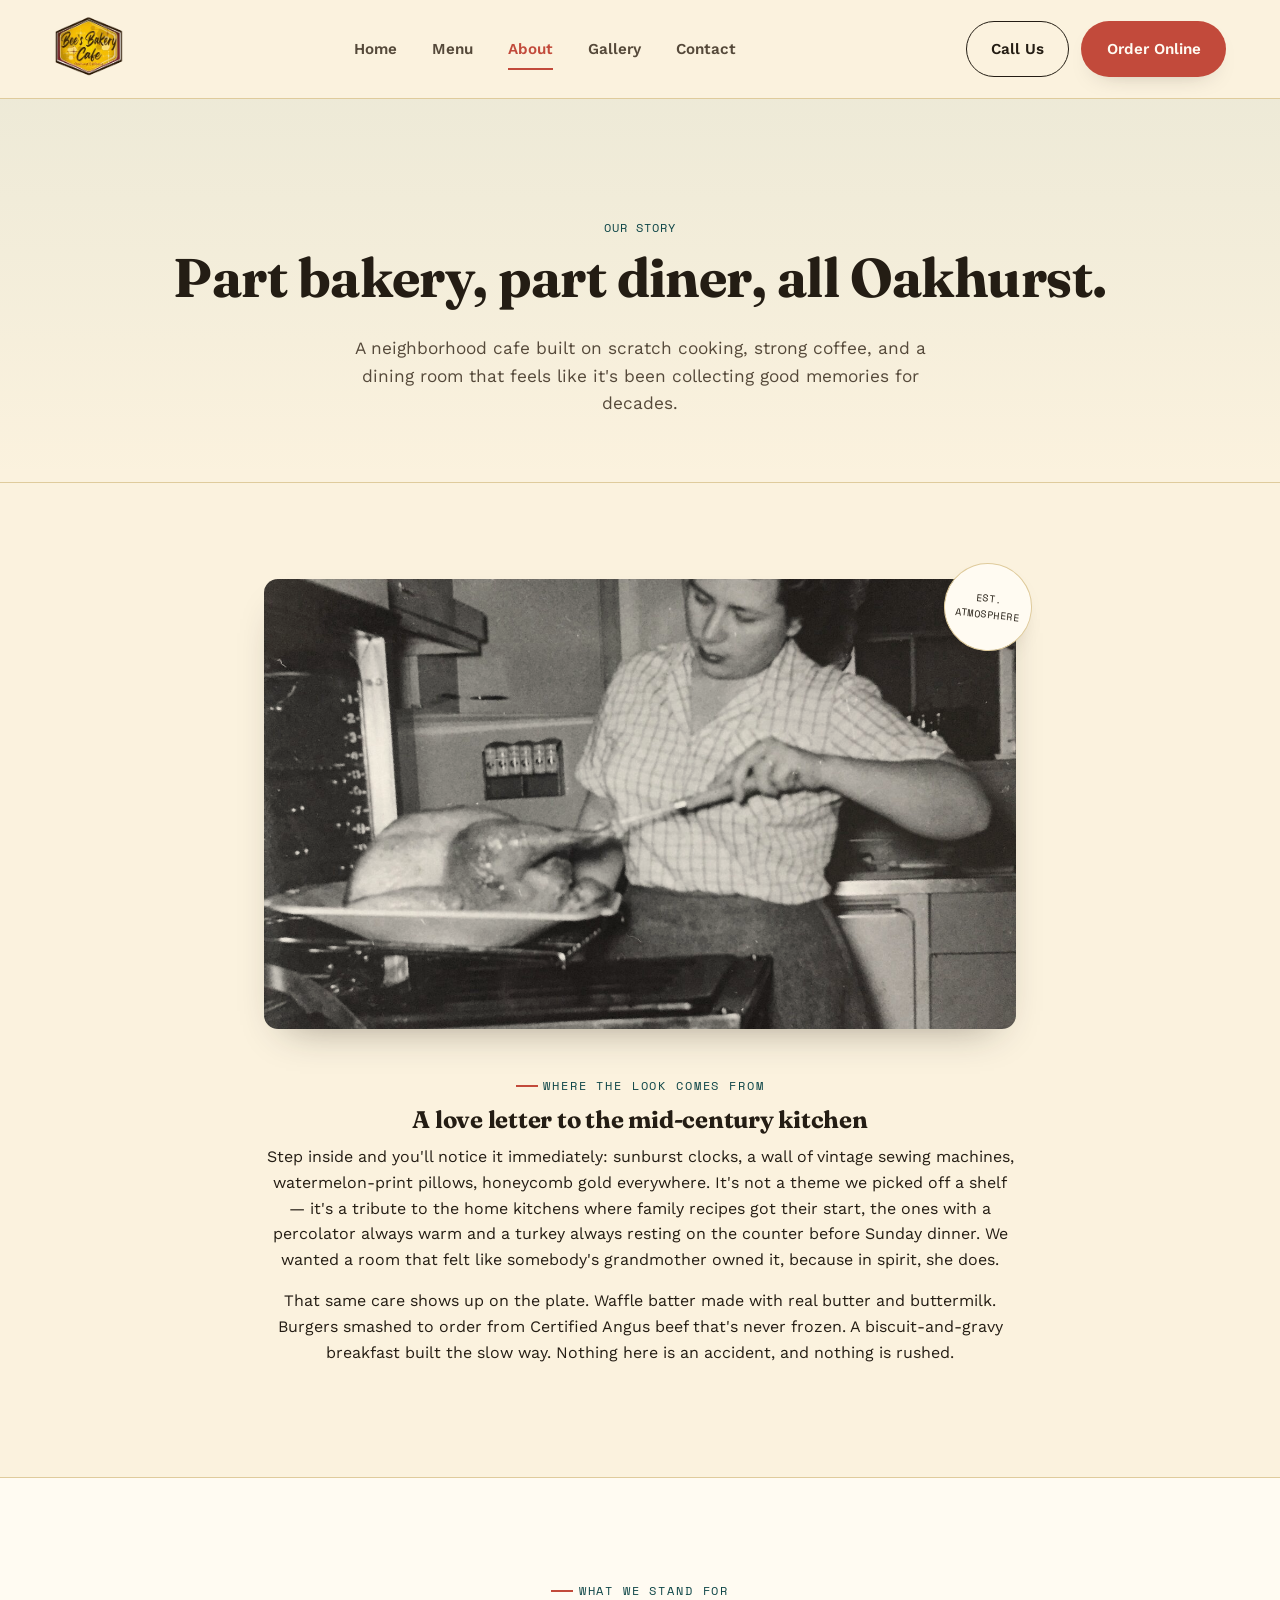
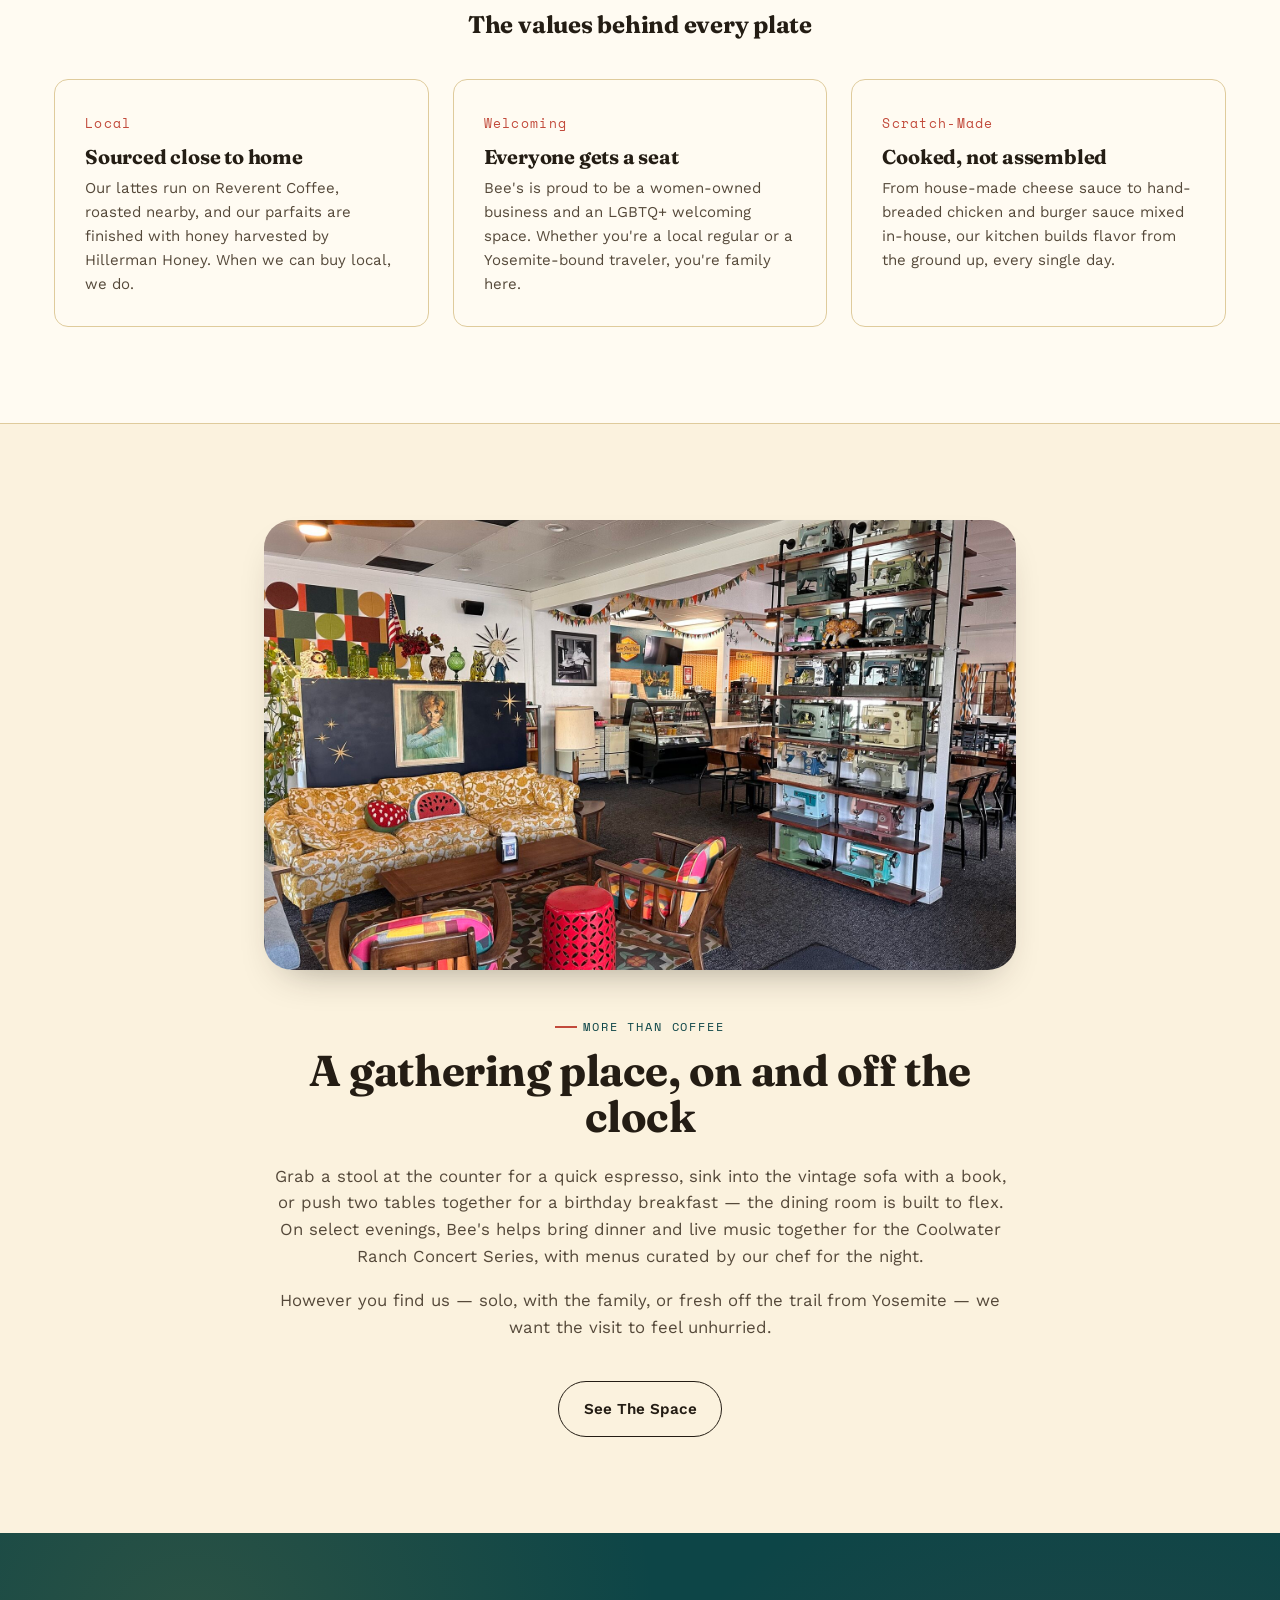
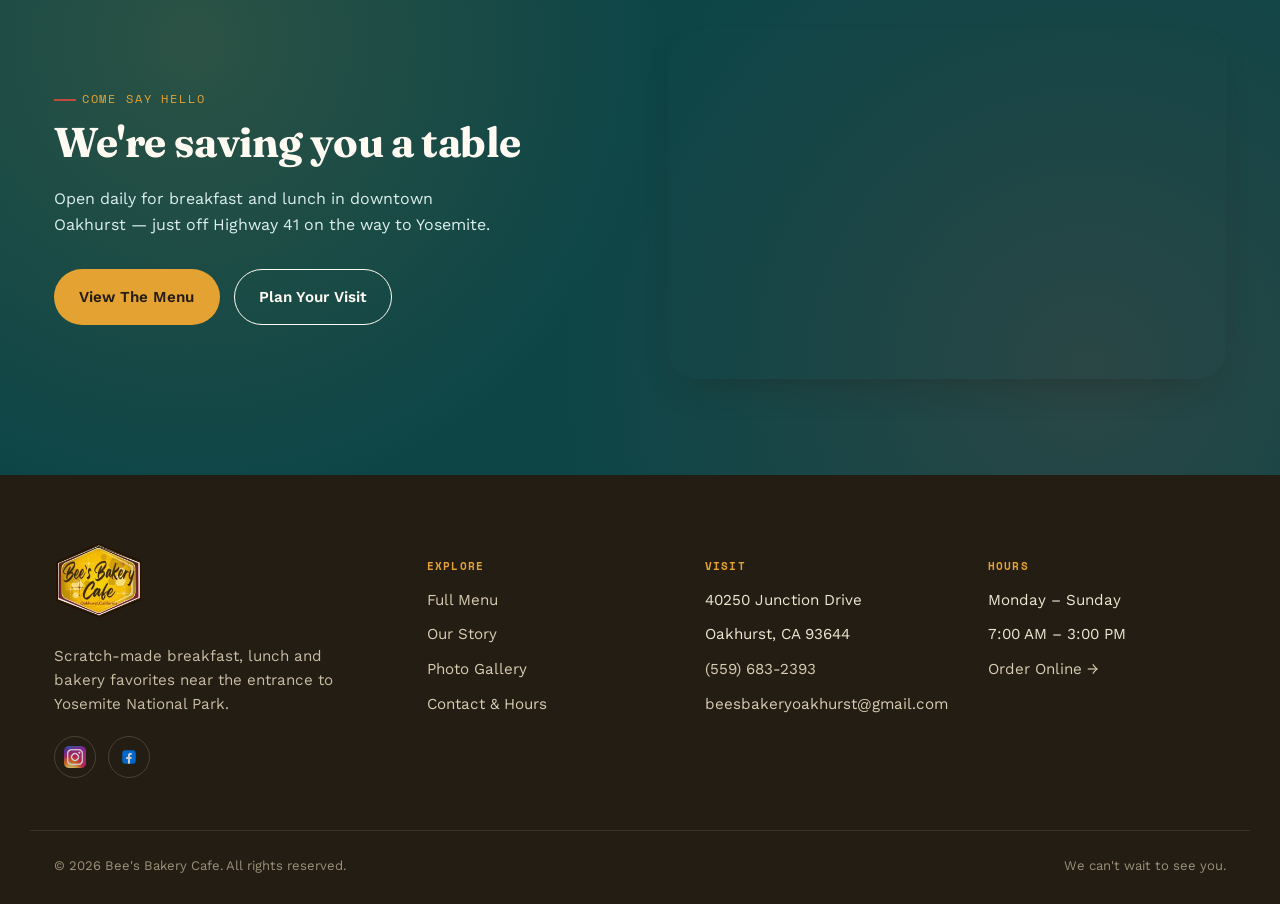
<file: about.html>
<!DOCTYPE html>
<html lang="en">
<head>
<meta charset="UTF-8">
<meta name="viewport" content="width=device-width, initial-scale=1.0">
<title>About Us | Bee's Bakery Cafe — Oakhurst, CA</title>
<meta name="description" content="Meet Bee's Bakery Cafe: a women-owned, LGBTQ+ welcoming bakery cafe in Oakhurst, CA serving scratch-made breakfast & lunch with a retro, honeycomb-warm dining room.">
<link rel="canonical" href="https://www.beesbakerycafe.com/about.html">

<meta property="og:title" content="About Us | Bee's Bakery Cafe">
<meta property="og:description" content="A women-owned, LGBTQ+ welcoming bakery cafe in Oakhurst, CA — scratch-made food in a retro, honeycomb-warm dining room.">
<meta property="og:type" content="website">
<meta property="og:url" content="https://www.beesbakerycafe.com/about.html">
<meta property="og:image" content="images/vintage-family.jpg">
<meta name="twitter:card" content="summary_large_image">
<meta name="theme-color" content="#17676A">
<meta name="google" content="notranslate"> <!-- Bloqueia tradução automática do menu -->
<link rel="icon" type="image/png" href="images/logo bee's.png">

<!-- Fonts -->
<link rel="preconnect" href="https://fonts.googleapis.com">
<link rel="preconnect" href="https://fonts.gstatic.com" crossorigin>
<link href="https://fonts.googleapis.com/css2?family=Fraunces:ital,opsz,wght@0,9..144,400..800;1,9..144,500..700&family=Work+Sans:wght@400;500;600;700&family=Space+Mono:wght@400;700&display=swap" rel="stylesheet">

<style>
  /* ============================================================
     BEE'S BAKERY CAFE — Design tokens & Base Styles
     ============================================================ */
  :root {
    --cream:      #FBF2DE;
    --cream-2:    #F3E5C0;
    --paper:      #FFFBF2;
    --ink:        #241D14;
    --ink-soft:   #55493A;
    --teal:       #17676A;
    --teal-deep:  #0D4547;
    --teal-tint:  #E4F0EE;
    --honey:      #E4A233;
    --honey-deep: #B97C1A;
    --coral:      #C24A3B;
    --coral-deep: #9B3A2E;
    --line:       #DFCB9C;

    --font-display: "Fraunces", "Iowan Old Style", Georgia, serif;
    --font-body: "Work Sans", -apple-system, BlinkMacSystemFont, "Segoe UI", sans-serif;
    --font-mono: "Space Mono", "SFMono-Regular", Menlo, monospace;

    --radius-sm: 6px;
    --radius-md: 14px;
    --radius-lg: 28px;
    --shadow-card: 0 18px 40px -22px rgba(36,29,20,.45);
    --shadow-soft: 0 10px 24px -16px rgba(36,29,20,.35);

    --maxw: 1220px;
  }

  *, *::before, *::after { box-sizing: border-box; }
  html { scroll-behavior: smooth; }
  body {
    margin: 0;
    background: var(--cream);
    color: var(--ink);
    font-family: var(--font-body);
    font-size: 16px;
    line-height: 1.6;
    -webkit-font-smoothing: antialiased;
    overflow-x: hidden;
  }
  img { max-width: 100%; display: block; }
  a { color: inherit; text-decoration: none; }
  ul { margin: 0; padding: 0; list-style: none; }
  h1, h2, h3, h4 {
    font-family: var(--font-display);
    font-weight: 700;
    line-height: 1.08;
    margin: 0 0 .5em;
    color: var(--ink);
    letter-spacing: -.01em;
  }
  p { margin: 0 0 1em; }
  
  .container {
    max-width: var(--maxw);
    margin: 0 auto;
    padding: 0 24px;
  }

  /* ---------- Utilities ---------- */
  .eyebrow {
    font-family: var(--font-mono);
    font-size: .72rem;
    letter-spacing: .16em;
    text-transform: uppercase;
    color: var(--teal-deep);
    display: inline-flex;
    align-items: center;
    gap: .5em;
    margin-bottom: 1em;
  }
  .eyebrow::before {
    content: "";
    width: 22px; height: 2px;
    background: var(--coral);
    display: inline-block;
  }
  .eyebrow.on-dark { color: var(--honey); }
  
  .btn {
    display: inline-flex;
    align-items: center;
    justify-content: center;
    gap: .5em;
    font-family: var(--font-body);
    font-weight: 600;
    font-size: .95rem;
    padding: .95em 1.6em;
    border-radius: 100px;
    border: 1.5px solid transparent;
    cursor: pointer;
    transition: transform .18s ease, box-shadow .18s ease, background .18s ease, color .18s ease;
    white-space: nowrap;
  }
  .btn:hover { transform: translateY(-2px); }
  .btn-primary { background: var(--coral); color: var(--paper); box-shadow: var(--shadow-soft); }
  .btn-primary:hover { background: var(--coral-deep); }
  .btn-ghost { background: transparent; border-color: currentColor; color: var(--ink); }
  .btn-ghost:hover { background: var(--ink); color: var(--paper); }
  .btn-ghost.on-dark { color: var(--paper); }
  .btn-ghost.on-dark:hover { background: var(--paper); color: var(--teal-deep); }
  .btn-honey { background: var(--honey); color: var(--ink); }
  .btn-honey:hover { background: var(--honey-deep); color: var(--paper); }

  .section-head { max-width: 640px; margin-bottom: 2.6rem; }
  .section-head.center { margin-left: auto; margin-right: auto; text-align: center; }
  .section-head p { color: var(--ink-soft); font-size: 1.05rem; }

  /* ---------- Header ---------- */
  .site-header {
    position: sticky; top: 0; z-index: 100;
    background: rgba(251,242,222,.92);
    backdrop-filter: blur(10px);
    border-bottom: 1px solid var(--line);
  }
  .header-inner {
    display: flex; align-items: center; justify-content: space-between;
    padding: 14px 24px;
    max-width: var(--maxw); margin: 0 auto;
  }
  .brand-logo { height: 70px; width: auto; display: block; }
  
  .main-nav { display: flex; align-items: center; gap: 2.2em; }
  .main-nav a {
    font-size: .95rem; font-weight: 600; color: var(--ink-soft);
    position: relative; padding: .2em 0; transition: color 0.2s ease;
  }
  .main-nav a:hover, .main-nav a.active { color: var(--coral); }
  .main-nav a.active::after {
    content: ""; position: absolute; left: 0; right: 0; bottom: -6px; height: 2px; background: var(--coral);
  }
  .header-cta { display: flex; align-items: center; gap: 12px; }

  .nav-toggle {
    display: none; background: none; border: none; cursor: pointer; padding: 6px;
    flex-direction: column; gap: 5px; z-index: 101;
  }
  .nav-toggle span { 
    width: 24px; height: 2px; background: var(--ink); display: block; 
    transition: transform 0.3s ease, opacity 0.3s ease;
  }
  
  /* Mobile Menu Styles Corrigidos */
  @media (max-width: 900px) {
    .main-nav {
      position: fixed; 
      inset: 0; 
      top: 98px; 
      width: 100vw; 
      height: calc(100vh - 98px);
      height: calc(100dvh - 98px);
      background: var(--cream);
      display: flex;
      flex-direction: column; 
      align-items: center; 
      justify-content: flex-start;
      padding: 4rem 1.6rem;
      gap: 2.5rem; 
      transform: translateX(100%); 
      transition: transform .4s cubic-bezier(0.4, 0, 0.2, 1), opacity .3s ease;
      overflow-y: auto; 
      border-top: 1px solid var(--line);
      z-index: 100;
      opacity: 0;
      visibility: hidden;
    }
    .main-nav.open { 
      transform: translateX(0); 
      opacity: 1;
      visibility: visible;
    }
    .main-nav a { 
      font-size: 1.8rem; 
      width: 100%;
      text-align: center;
      display: block;
    }
    .nav-toggle { display: flex; }
    .header-cta .btn-ghost { display: none; }
    
    /* Hamburger to X Animation */
    .nav-toggle[aria-expanded="true"] span:nth-child(1) { transform: translateY(7px) rotate(45deg); }
    .nav-toggle[aria-expanded="true"] span:nth-child(2) { opacity: 0; }
    .nav-toggle[aria-expanded="true"] span:nth-child(3) { transform: translateY(-7px) rotate(-45deg); }
  }

  /* ---------- Page header (inner pages) ---------- */
  .page-header {
    padding: 120px 24px 64px;
    background: linear-gradient(180deg, rgba(23,103,106,.06), transparent);
    border-bottom: 1px solid var(--line);
    text-align: center;
  }
  .page-header h1 { font-size: clamp(2.4rem, 5vw, 3.4rem); }
  .page-header p { max-width: 52ch; margin: 0 auto; color: var(--ink-soft); font-size: 1.08rem; }
  .breadcrumb { font-family: var(--font-mono); font-size: .72rem; letter-spacing: .08em; text-transform: uppercase; color: var(--teal-deep); margin-bottom: 1em; display: block; }

  /* ---------- About Content ---------- */
  .heritage { padding: 96px 0; }
  .heritage .container {
    max-width: 800px; margin: 0 auto; display: flex; flex-direction: column; align-items: center; text-align: center; gap: 2.5rem;
  }
  .heritage-media { position: relative; width: 100%; }
  .heritage-media img { border-radius: var(--radius-md); box-shadow: var(--shadow-card); filter: sepia(.15); width: 100%; max-height: 450px; object-fit: cover; }
  .heritage-media::after {
    content: "Est. atmosphere"; position: absolute; top: -16px; right: -16px;
    background: var(--paper); border: 1px solid var(--line); border-radius: 50%;
    width: 88px; height: 88px; display: flex; align-items: center; justify-content: center;
    text-align: center; font-family: var(--font-mono); font-size: .62rem; text-transform: uppercase;
    letter-spacing: .05em; padding: 10px; box-shadow: var(--shadow-soft); transform: rotate(6deg);
  }
  
  .section-tinted { background: var(--paper); border-top: 1px solid var(--line); border-bottom: 1px solid var(--line); padding: 96px 0; }
  .values-grid { display: grid; grid-template-columns: repeat(3, 1fr); gap: 24px; }
  .value-card { background: var(--paper); border: 1px solid var(--line); border-radius: var(--radius-md); padding: 30px; }
  .value-card .num { font-family: var(--font-mono); color: var(--coral); font-size: .8rem; letter-spacing: .1em; }
  .value-card h3 { font-size: 1.25rem; margin: .5em 0 .4em; }
  .value-card p { color: var(--ink-soft); font-size: .94rem; margin: 0; }
  @media (max-width: 900px) { .values-grid { grid-template-columns: 1fr; } }

  .split { padding: 96px 0; }
  .split .container {
    max-width: 800px; margin: 0 auto; display: flex; flex-direction: column; align-items: center; text-align: center; gap: 2.5rem;
  }
  .split-media { width: 100%; }
  .split-media img { border-radius: var(--radius-lg); box-shadow: var(--shadow-card); width: 100%; max-height: 450px; object-fit: cover; }
  .split-copy h2 { font-size: clamp(2rem, 3.4vw, 2.7rem); }
  .split-copy p { color: var(--ink-soft); font-size: 1.05rem; }

  /* ---------- Visit / location ---------- */
  .visit {
    background: var(--teal-deep); color: var(--cream);
    padding: 96px 0; position: relative; overflow: hidden;
  }
  .visit::before {
    content: ""; position: absolute; inset: 0;
    background-image:
      radial-gradient(circle at 15% 20%, rgba(228,162,51,.14), transparent 40%),
      radial-gradient(circle at 85% 80%, rgba(194,74,59,.16), transparent 45%);
    pointer-events: none;
  }
  .visit-inner { display: grid; grid-template-columns: 1fr 1fr; gap: 56px; position: relative; align-items: center;}
  .visit h2 { color: var(--paper); font-size: clamp(2rem, 3.4vw, 2.6rem); }
  .hero-ctas { display: flex; gap: 14px; flex-wrap: wrap; margin-top: 2rem; }
  .map-frame { border-radius: var(--radius-lg); overflow: hidden; box-shadow: var(--shadow-card); border: 0; height: 100%; min-height: 350px;}
  .map-frame iframe { width: 100%; height: 100%; border: 0; display: block; }
  @media (max-width: 900px) { .visit-inner { grid-template-columns: 1fr; } }

  /* ---------- Footer ---------- */
  .site-footer { background: var(--ink); color: #EFE6D2; padding: 64px 0 28px; }
  .footer-grid { display: grid; grid-template-columns: 1.4fr 1fr 1fr 1fr; gap: 40px; }
  .footer-brand p { color: #C9BDA4; max-width: 32ch; font-size: 0.95rem; }
  .footer-col h5 { font-family: var(--font-mono); font-size: .7rem; text-transform: uppercase; letter-spacing: .1em; color: var(--honey); margin-bottom: 1.1em; }
  .footer-col li { margin-bottom: .7em; font-size: 0.95rem; }
  .footer-col a { color: #D9CCB2; transition: color 0.2s ease; }
  .footer-col a:hover { color: var(--honey); }
  .social-icon { width: 22px; height: 22px; object-fit: contain; display: block; filter: brightness(0.8); transition: filter 0.2s ease; }
  .footer-social { display: flex; gap: 12px; margin-top: 1.2em; }
  .footer-social a {
    width: 42px; height: 42px; border-radius: 50%; border: 1px solid #4B4131;
    display: flex; align-items: center; justify-content: center; transition: all 0.2s ease;
  }
  .footer-social a:hover { border-color: var(--honey); }
  .footer-social a:hover .social-icon { filter: brightness(1); }
  .footer-bottom {
    margin-top: 52px; padding-top: 24px; border-top: 1px solid #3A3226;
    display: flex; justify-content: space-between; flex-wrap: wrap; gap: 10px;
    font-size: .82rem; color: #9C907A;
  }
  @media (max-width: 900px) { .footer-grid { grid-template-columns: 1fr 1fr; } }
  @media (max-width: 560px) { .footer-grid { grid-template-columns: 1fr; } }

  /* ---------- Animations ---------- */
  .reveal {
    opacity: 0;
    transform: translateY(30px);
    transition: opacity 0.8s ease-out, transform 0.8s ease-out;
  }
  .reveal.active {
    opacity: 1;
    transform: translateY(0);
  }
  
  /* Staggered animation for grid items */
  .reveal-item {
    opacity: 0;
    transform: translateY(30px);
    transition: opacity 0.6s ease-out, transform 0.6s ease-out;
  }
  .reveal-group.active .reveal-item {
    opacity: 1;
    transform: translateY(0);
  }
  .reveal-group.active .reveal-item:nth-child(1) { transition-delay: 0.1s; }
  .reveal-group.active .reveal-item:nth-child(2) { transition-delay: 0.25s; }
  .reveal-group.active .reveal-item:nth-child(3) { transition-delay: 0.4s; }
</style>
</head>
<body>

<header class="site-header">
  <div class="header-inner">
    <a href="index.html" class="brand" aria-label="Bee's Bakery Cafe Home">
      <img src="images/logo bee's.png" alt="Bee's Bakery Cafe Logo" class="brand-logo">
    </a>
    <nav class="main-nav" id="main-nav">
      <a href="index.html">Home</a>
      <a href="menu.html">Menu</a>
      <a href="about.html" class="active">About</a>
      <a href="gallery.html">Gallery</a>
      <a href="contact.html">Contact</a>
    </nav>
    <div class="header-cta">
      <a href="tel:+15596832393" class="btn btn-ghost">Call Us</a>
      <a href="https://order.toasttab.com/online/bees-bakery-cafe" target="_blank" rel="noopener" class="btn btn-primary">Order Online</a>
      <button class="nav-toggle" id="mobile-menu-btn" aria-label="Toggle menu" aria-expanded="false">
        <span></span><span></span><span></span>
      </button>
    </div>
  </div>
</header>

<header class="page-header">
  <div class="container">
    <span class="breadcrumb">Our Story</span>
    <h1>Part bakery, part diner, all Oakhurst.</h1>
    <p>A neighborhood cafe built on scratch cooking, strong coffee, and a dining room that feels like it's been collecting good memories for decades.</p>
  </div>
</header>

<main>
  <section class="heritage reveal">
    <div class="container">
      <div class="heritage-media">
        <img src="images/vintage-family.jpg" alt="Vintage black-and-white photograph of a woman preparing a holiday turkey in a mid-century kitchen" loading="lazy">
      </div>
      <div>
        <span class="eyebrow" style="justify-content: center;">Where the Look Comes From</span>
        <h2>A love letter to the mid-century kitchen</h2>
        <p>Step inside and you'll notice it immediately: sunburst clocks, a wall of vintage sewing machines, watermelon-print pillows, honeycomb gold everywhere. It's not a theme we picked off a shelf — it's a tribute to the home kitchens where family recipes got their start, the ones with a percolator always warm and a turkey always resting on the counter before Sunday dinner. We wanted a room that felt like somebody's grandmother owned it, because in spirit, she does.</p>
        <p>That same care shows up on the plate. Waffle batter made with real butter and buttermilk. Burgers smashed to order from Certified Angus beef that's never frozen. A biscuit-and-gravy breakfast built the slow way. Nothing here is an accident, and nothing is rushed.</p>
      </div>
    </div>
  </section>

  <section class="section-tinted reveal">
    <div class="container">
      <div class="section-head center">
        <span class="eyebrow" style="justify-content:center">What We Stand For</span>
        <h2>The values behind every plate</h2>
      </div>
      <div class="values-grid reveal-group">
        <div class="value-card reveal-item">
          <span class="num">Local</span>
          <h3>Sourced close to home</h3>
          <p>Our lattes run on Reverent Coffee, roasted nearby, and our parfaits are finished with honey harvested by Hillerman Honey. When we can buy local, we do.</p>
        </div>
        <div class="value-card reveal-item">
          <span class="num">Welcoming</span>
          <h3>Everyone gets a seat</h3>
          <p>Bee's is proud to be a women-owned business and an LGBTQ+ welcoming space. Whether you're a local regular or a Yosemite-bound traveler, you're family here.</p>
        </div>
        <div class="value-card reveal-item">
          <span class="num">Scratch-Made</span>
          <h3>Cooked, not assembled</h3>
          <p>From house-made cheese sauce to hand-breaded chicken and burger sauce mixed in-house, our kitchen builds flavor from the ground up, every single day.</p>
        </div>
      </div>
    </div>
  </section>

  <section class="split reveal">
    <div class="container">
      <div class="split-media">
        <img src="images/lounge-interior.jpg" alt="Cozy vintage lounge seating with a shelf of colorful antique sewing machines at Bee's Bakery Cafe" loading="lazy">
      </div>
      <div class="split-copy">
        <span class="eyebrow" style="justify-content: center;">More Than Coffee</span>
        <h2>A gathering place, on and off the clock</h2>
        <p>Grab a stool at the counter for a quick espresso, sink into the vintage sofa with a book, or push two tables together for a birthday breakfast — the dining room is built to flex. On select evenings, Bee's helps bring dinner and live music together for the Coolwater Ranch Concert Series, with menus curated by our chef for the night.</p>
        <p>However you find us — solo, with the family, or fresh off the trail from Yosemite — we want the visit to feel unhurried.</p>
        <a href="gallery.html" class="btn btn-ghost" style="margin-top: 1.5rem;">See The Space</a>
      </div>
    </div>
  </section>

  <section class="visit reveal">
    <div class="container visit-inner">
      <div>
        <span class="eyebrow on-dark">Come Say Hello</span>
        <h2>We're saving you a table</h2>
        <p style="color:#DDEFEC;max-width:44ch;">Open daily for breakfast and lunch in downtown Oakhurst — just off Highway 41 on the way to Yosemite.</p>
        <div class="hero-ctas">
          <a href="menu.html" class="btn btn-honey">View The Menu</a>
          <a href="contact.html" class="btn btn-ghost on-dark">Plan Your Visit</a>
        </div>
      </div>
      <div class="map-frame">
        <iframe src="https://www.google.com/maps?q=40250+Junction+Drive,+Oakhurst,+CA+93644&output=embed" title="Map to Bee's Bakery Cafe" loading="lazy" referrerpolicy="no-referrer-when-downgrade"></iframe>
      </div>
    </div>
  </section>
</main>

<footer class="site-footer">
  <div class="container footer-grid">
    <div class="footer-brand">
      <a href="index.html" class="brand" aria-label="Bee's Bakery Cafe Home">
        <img src="images/logo bee's.png" alt="Bee's Bakery Cafe Logo" class="brand-logo" style="height: 90px; margin-bottom: 15px;">
      </a>
      <p>Scratch-made breakfast, lunch and bakery favorites near the entrance to Yosemite National Park.</p>
      <div class="footer-social">
        <a href="https://www.instagram.com/beesbakerycafe" target="_blank" rel="noopener" aria-label="Instagram">
          <img src="images/Instagram_icon.png" alt="Instagram" class="social-icon">
        </a>
        <a href="https://facebook.com/profile/php" target="_blank" rel="noopener" aria-label="Facebook">
          <img src="images/facebook-logo-facebook-icon-transparent-free-png.webp" alt="Facebook" class="social-icon">
        </a>
      </div>
    </div>
    <div class="footer-col">
      <h5>Explore</h5>
      <ul>
        <li><a href="menu.html">Full Menu</a></li>
        <li><a href="about.html">Our Story</a></li>
        <li><a href="gallery.html">Photo Gallery</a></li>
        <li><a href="contact.html">Contact &amp; Hours</a></li>
      </ul>
    </div>
    <div class="footer-col">
      <h5>Visit</h5>
      <ul>
        <li>40250 Junction Drive</li>
        <li>Oakhurst, CA 93644</li>
        <li><a href="tel:+15596832393">(559) 683-2393</a></li>
        <li><a href="mailto:beesbakeryoakhurst@gmail.com">beesbakeryoakhurst@gmail.com</a></li>
      </ul>
    </div>
    <div class="footer-col">
      <h5>Hours</h5>
      <ul>
        <li>Monday – Sunday</li>
        <li>7:00 AM – 3:00 PM</li>
        <li><a href="https://order.toasttab.com/online/bees-bakery-cafe" target="_blank" rel="noopener">Order Online →</a></li>
      </ul>
    </div>
  </div>
  <div class="container footer-bottom">
    <span>© <span class="year"></span> Bee's Bakery Cafe. All rights reserved.</span>
    <span>We can't wait to see you.</span>
  </div>
</footer>

<script>
  document.addEventListener('DOMContentLoaded', function () {
    /* ==========================================
       1. Mobile Nav Toggle
       ========================================== */
    const toggleBtn = document.getElementById('mobile-menu-btn');
    const nav = document.getElementById('main-nav');
    
    if (toggleBtn && nav) {
      toggleBtn.addEventListener('click', function () {
        const isOpen = nav.classList.toggle('open');
        toggleBtn.setAttribute('aria-expanded', isOpen ? 'true' : 'false');
      });
      // Fecha o menu ao clicar em algum link
      nav.querySelectorAll('a').forEach(link => {
        link.addEventListener('click', () => {
          nav.classList.remove('open');
          toggleBtn.setAttribute('aria-expanded', 'false');
        });
      });
    }

    /* ==========================================
       2. Footer Dynamic Year
       ========================================== */
    document.querySelectorAll('.year').forEach(el => {
      el.textContent = new Date().getFullYear();
    });

    /* ==========================================
       3. Scroll Reveal Animations
       (Ativa as classes .reveal e .reveal-group ao rolar a página)
       ========================================== */
    const revealElements = document.querySelectorAll('.reveal, .reveal-group');
    
    if (revealElements.length > 0 && 'IntersectionObserver' in window) {
      const revealObserver = new IntersectionObserver((entries, observer) => {
        entries.forEach(entry => {
          if (entry.isIntersecting) {
            entry.target.classList.add('active');
            // Opcional: Descomente a linha abaixo se quiser que a animação ocorra apenas uma vez
            // observer.unobserve(entry.target); 
          }
        });
      }, {
        rootMargin: '0px 0px -15% 0px', // Ativa quando o elemento entra 15% na tela
        threshold: 0
      });

      revealElements.forEach(el => revealObserver.observe(el));
    } else {
      // Fallback para navegadores muito antigos (mostra tudo imediatamente)
      revealElements.forEach(el => el.classList.add('active'));
    }
  });
</script>
</body>
</html>
</file>
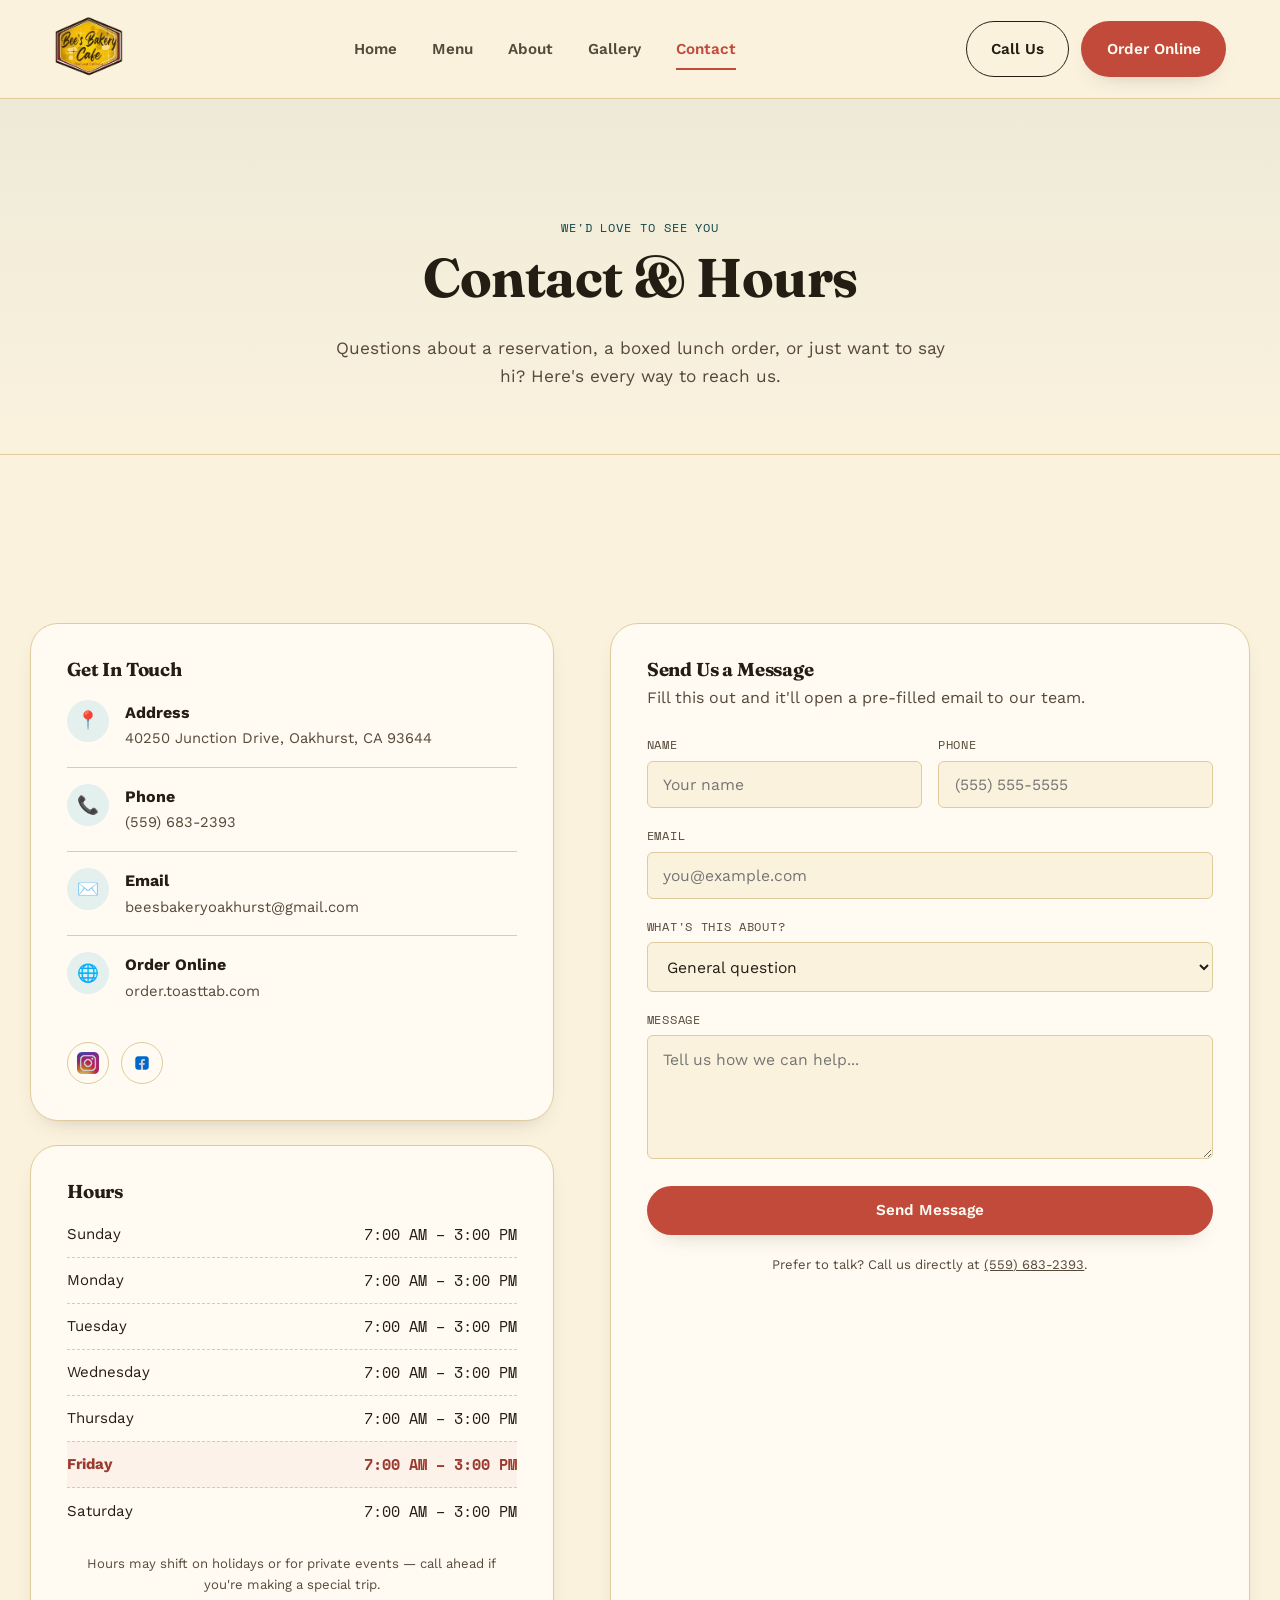
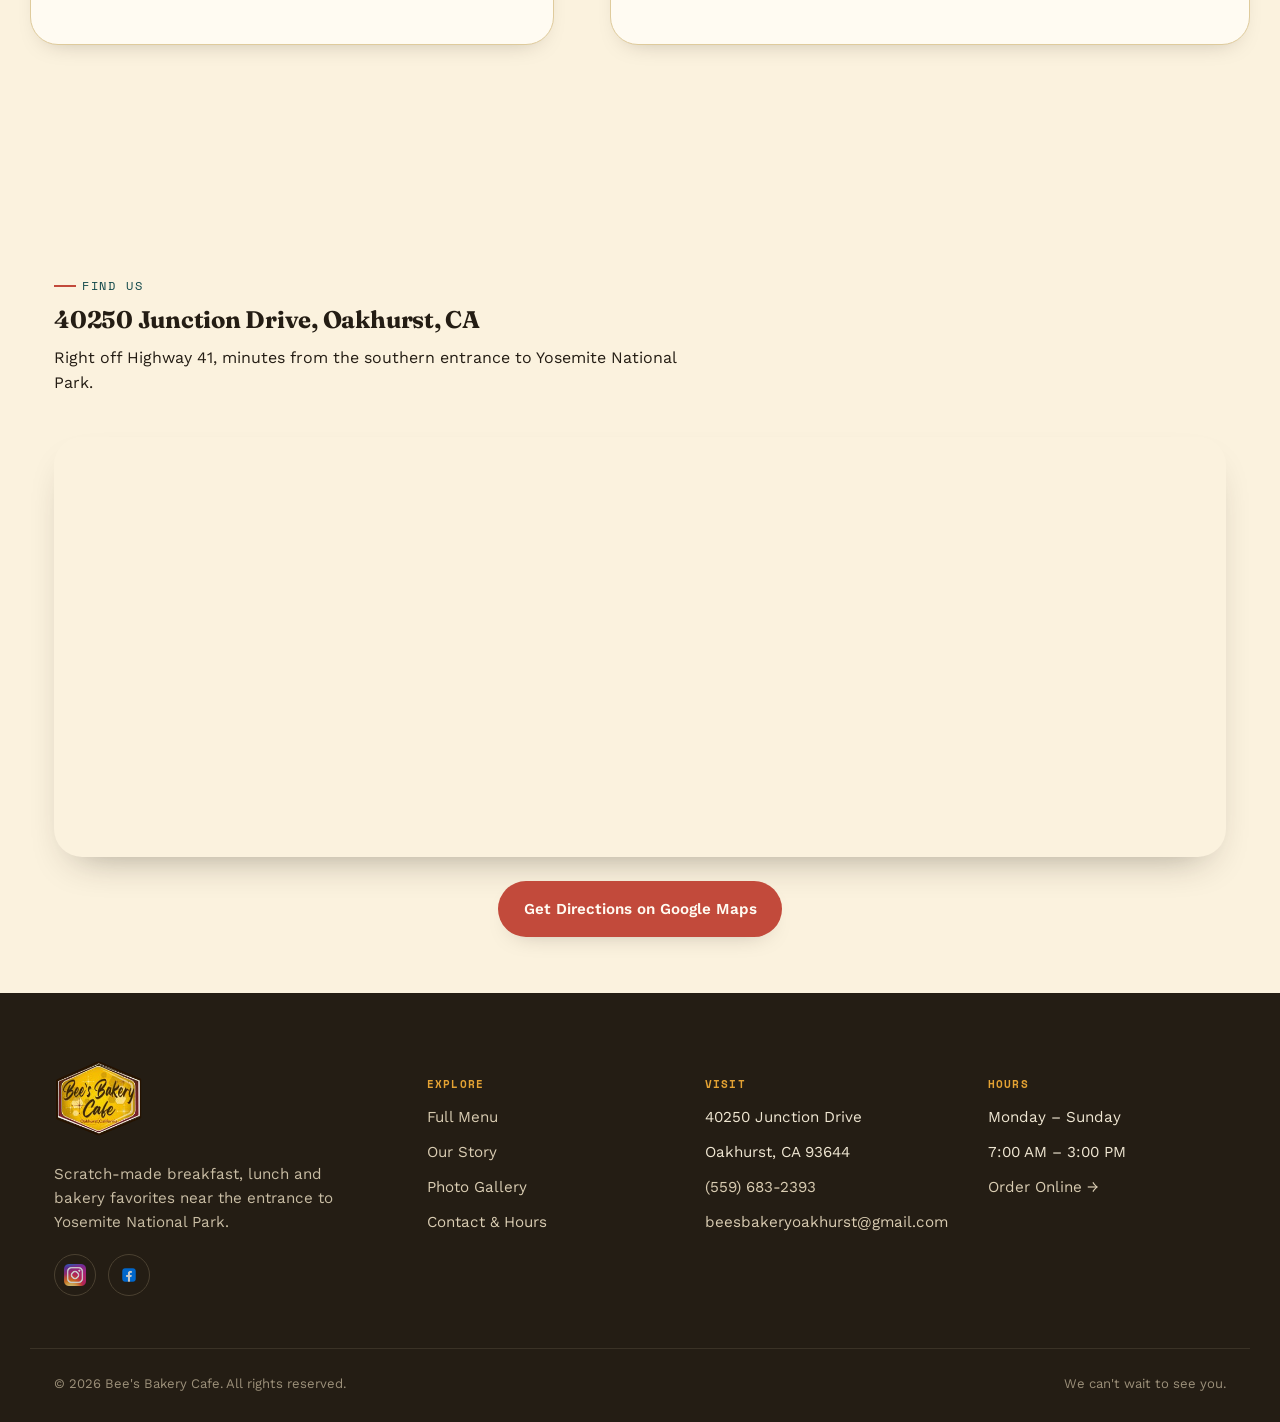
<file: contact.html>
<!DOCTYPE html>
<html lang="en">
<head>
<meta charset="UTF-8">
<meta name="viewport" content="width=device-width, initial-scale=1.0">
<title>Contact & Hours | Bee's Bakery Cafe — Oakhurst, CA</title>
<meta name="description" content="Get in touch with Bee's Bakery Cafe in Oakhurst, CA. Find our hours, phone number, address, directions and a quick contact form.">
<link rel="canonical" href="https://www.beesbakerycafe.com/contact.html">
<meta property="og:title" content="Contact & Hours | Bee's Bakery Cafe">
<meta property="og:description" content="Find our hours, phone number, address and directions — Bee's Bakery Cafe in Oakhurst, CA.">
<meta property="og:type" content="website">
<meta property="og:url" content="https://www.beesbakerycafe.com/contact.html">
<meta property="og:image" content="images/avocado-toast.jpg">
<meta name="twitter:card" content="summary_large_image">
<meta name="theme-color" content="#17676A">
<meta name="google" content="notranslate"> <!-- Bloqueio de tradução automática -->
<link rel="icon" type="image/png" href="images/logo bee's.png">

<!-- Fonts -->
<link rel="preconnect" href="https://fonts.googleapis.com">
<link rel="preconnect" href="https://fonts.gstatic.com" crossorigin>
<link href="https://fonts.googleapis.com/css2?family=Fraunces:ital,opsz,wght@0,9..144,400..800;1,9..144,500..700&family=Work+Sans:wght@400;500;600;700&family=Space+Mono:wght@400;700&display=swap" rel="stylesheet">

<style>
  /* ============================================================
     BEE'S BAKERY CAFE — Design tokens & Shared Styles
     ============================================================ */
  :root {
    --cream:      #FBF2DE;
    --cream-2:    #F3E5C0;
    --paper:      #FFFBF2;
    --ink:        #241D14;
    --ink-soft:   #55493A;
    --teal:       #17676A;
    --teal-deep:  #0D4547;
    --teal-tint:  #E4F0EE;
    --honey:      #E4A233;
    --honey-deep: #B97C1A;
    --coral:      #C24A3B;
    --coral-deep: #9B3A2E;
    --line:       #DFCB9C;

    --font-display: "Fraunces", "Iowan Old Style", Georgia, serif;
    --font-body: "Work Sans", -apple-system, BlinkMacSystemFont, "Segoe UI", sans-serif;
    --font-mono: "Space Mono", "SFMono-Regular", Menlo, monospace;

    --radius-sm: 6px;
    --radius-md: 14px;
    --radius-lg: 28px;
    --shadow-card: 0 18px 40px -22px rgba(36,29,20,.45);
    --shadow-soft: 0 10px 24px -16px rgba(36,29,20,.35);

    --maxw: 1220px;
  }

  *, *::before, *::after { box-sizing: border-box; }
  html { scroll-behavior: smooth; }
  body {
    margin: 0;
    background: var(--cream);
    color: var(--ink);
    font-family: var(--font-body);
    font-size: 16px;
    line-height: 1.6;
    -webkit-font-smoothing: antialiased;
    overflow-x: hidden;
  }
  img { max-width: 100%; display: block; }
  a { color: inherit; text-decoration: none; }
  ul { margin: 0; padding: 0; list-style: none; }
  h1, h2, h3, h4 {
    font-family: var(--font-display);
    font-weight: 700;
    line-height: 1.08;
    margin: 0 0 .5em;
    color: var(--ink);
    letter-spacing: -.01em;
  }
  p { margin: 0 0 1em; }
  
  .container {
    max-width: var(--maxw);
    margin: 0 auto;
    padding: 0 24px;
  }

  /* ---------- Utilities ---------- */
  .eyebrow {
    font-family: var(--font-mono);
    font-size: .72rem;
    letter-spacing: .16em;
    text-transform: uppercase;
    color: var(--teal-deep);
    display: inline-flex;
    align-items: center;
    gap: .5em;
    margin-bottom: 1em;
  }
  .eyebrow::before {
    content: "";
    width: 22px; height: 2px;
    background: var(--coral);
    display: inline-block;
  }
  
  .btn {
    display: inline-flex;
    align-items: center;
    justify-content: center;
    gap: .5em;
    font-family: var(--font-body);
    font-weight: 600;
    font-size: .95rem;
    padding: .95em 1.6em;
    border-radius: 100px;
    border: 1.5px solid transparent;
    cursor: pointer;
    transition: transform .18s ease, box-shadow .18s ease, background .18s ease, color .18s ease;
    white-space: nowrap;
  }
  .btn:hover { transform: translateY(-2px); }
  .btn-primary { background: var(--coral); color: var(--paper); box-shadow: var(--shadow-soft); }
  .btn-primary:hover { background: var(--coral-deep); }
  .btn-ghost { background: transparent; border-color: currentColor; color: var(--ink); }
  .btn-ghost:hover { background: var(--ink); color: var(--paper); }
  .btn-block { width: 100%; }
  
  .section-head { max-width: 640px; margin-bottom: 2.6rem; }

  /* ---------- Header & Nav ---------- */
  .site-header {
    position: sticky; top: 0; z-index: 100;
    background: rgba(251,242,222,.92);
    backdrop-filter: blur(10px);
    border-bottom: 1px solid var(--line);
  }
  .header-inner {
    display: flex; align-items: center; justify-content: space-between;
    padding: 14px 24px;
    max-width: var(--maxw); margin: 0 auto;
  }
  .brand-logo { height: 70px; width: auto; display: block; }
  
  .main-nav { display: flex; align-items: center; gap: 2.2em; }
  .main-nav a {
    font-size: .95rem; font-weight: 600; color: var(--ink-soft);
    position: relative; padding: .2em 0; transition: color 0.2s ease;
  }
  .main-nav a:hover, .main-nav a.active { color: var(--coral); }
  .main-nav a.active::after {
    content: ""; position: absolute; left: 0; right: 0; bottom: -6px; height: 2px; background: var(--coral);
  }
  .header-cta { display: flex; align-items: center; gap: 12px; }

  .nav-toggle {
    display: none; background: none; border: none; cursor: pointer; padding: 6px;
    flex-direction: column; gap: 5px; z-index: 101;
  }
  .nav-toggle span { 
    width: 24px; height: 2px; background: var(--ink); display: block; 
    transition: transform 0.3s ease, opacity 0.3s ease;
  }

  @media (max-width: 900px) {
    .main-nav {
      position: fixed; inset: 0; top: 98px; width: 100vw; 
      height: calc(100vh - 98px); height: calc(100dvh - 98px);
      background: var(--cream); display: flex; flex-direction: column; 
      align-items: center; justify-content: flex-start;
      padding: 4rem 1.6rem; gap: 2.5rem; 
      transform: translateX(100%); transition: transform .4s cubic-bezier(0.4, 0, 0.2, 1), opacity .3s ease;
      overflow-y: auto; border-top: 1px solid var(--line);
      z-index: 100; opacity: 0; visibility: hidden;
    }
    .main-nav.open { transform: translateX(0); opacity: 1; visibility: visible; }
    .main-nav a { font-size: 1.8rem; width: 100%; text-align: center; display: block; }
    .nav-toggle { display: flex; }
    .header-cta .btn-ghost { display: none; }
    .nav-toggle[aria-expanded="true"] span:nth-child(1) { transform: translateY(7px) rotate(45deg); }
    .nav-toggle[aria-expanded="true"] span:nth-child(2) { opacity: 0; }
    .nav-toggle[aria-expanded="true"] span:nth-child(3) { transform: translateY(-7px) rotate(-45deg); }
  }

  /* ---------- Page header (inner pages) ---------- */
  .page-header {
    padding: 120px 24px 64px;
    background: linear-gradient(180deg, rgba(23,103,106,.06), transparent);
    border-bottom: 1px solid var(--line);
    text-align: center;
  }
  .page-header h1 { font-size: clamp(2.4rem, 5vw, 3.4rem); }
  .page-header p { max-width: 56ch; margin: 0 auto; color: var(--ink-soft); font-size: 1.08rem; }
  .breadcrumb { font-family: var(--font-mono); font-size: .72rem; letter-spacing: .08em; text-transform: uppercase; color: var(--teal-deep); margin-bottom: 1em; display: block; }

  /* ---------- Contact Layout ---------- */
  .contact-grid { display: grid; grid-template-columns: .9fr 1.1fr; gap: 56px; padding: 80px 0; }
  .contact-card { background: var(--paper); border: 1px solid var(--line); border-radius: var(--radius-lg); padding: 36px; box-shadow: var(--shadow-soft); }
  
  .contact-info-list li { display: flex; gap: 16px; padding: 16px 0; border-top: 1px solid var(--line); }
  .contact-info-list li:first-child { border-top: none; padding-top: 0; }
  .contact-info-list b { display: block; font-size: 1rem; }
  .contact-info-list span { color: var(--ink-soft); font-size: .92rem; }
  .contact-info-list .ic {
    width: 42px; height: 42px; border-radius: 50%; background: var(--teal-tint); color: var(--teal-deep);
    display: flex; align-items: center; justify-content: center; flex: none; font-size: 1.1rem;
  }

  /* Form Styles */
  .field { margin-bottom: 1.2rem; }
  .field label { 
    display: block; font-family: var(--font-mono); font-size: .72rem; 
    text-transform: uppercase; letter-spacing: .06em; margin-bottom: .5em; color: var(--ink-soft); 
  }
  .field input, .field textarea, .field select {
    width: 100%; padding: .85em 1em; border: 1.5px solid var(--line); border-radius: var(--radius-sm);
    font-family: var(--font-body); font-size: .98rem; background: var(--cream); color: var(--ink);
    transition: border-color 0.2s ease;
  }
  .field input:focus, .field textarea:focus, .field select:focus { border-color: var(--coral); outline: none; }
  .field-row { display: grid; grid-template-columns: 1fr 1fr; gap: 16px; }
  .form-note { font-size: .82rem; color: var(--ink-soft); margin-top: 1.5em; text-align: center;}

  /* Hours Table */
  .hours-table { width: 100%; border-collapse: collapse; margin-top: .5em; }
  .hours-table td { padding: .7em 0; border-top: 1px dashed var(--line); font-size: .94rem; }
  .hours-table td:last-child { text-align: right; font-family: var(--font-mono); }
  .hours-table tr:first-child td { border-top: none; }
  .today { color: var(--coral-deep); font-weight: 700; background: rgba(194, 74, 59, 0.05); }

  @media (max-width: 900px) { 
    .contact-grid { grid-template-columns: 1fr; padding: 56px 0; gap: 32px; } 
    .field-row { grid-template-columns: 1fr; }
    .contact-card { padding: 24px; }
  }

  /* ---------- Map Section ---------- */
  .pad { padding: 88px 0; }
  .pad-sm { padding: 56px 0; }
  .map-frame { border-radius: var(--radius-lg); overflow: hidden; box-shadow: var(--shadow-card); border: 0; margin-bottom: 24px; }
  .map-frame iframe { width: 100%; height: 100%; border: 0; display: block; }
  .center-cta { text-align: center; }

  /* ---------- Footer ---------- */
  .site-footer { background: var(--ink); color: #EFE6D2; padding: 64px 0 28px; }
  .footer-grid { display: grid; grid-template-columns: 1.4fr 1fr 1fr 1fr; gap: 40px; }
  .footer-brand p { color: #C9BDA4; max-width: 32ch; font-size: 0.95rem; }
  .footer-col h5 { font-family: var(--font-mono); font-size: .7rem; text-transform: uppercase; letter-spacing: .1em; color: var(--honey); margin-bottom: 1.1em; }
  .footer-col li { margin-bottom: .7em; font-size: 0.95rem; }
  .footer-col a { color: #D9CCB2; transition: color 0.2s ease; }
  .footer-col a:hover { color: var(--honey); }
  .social-icon { width: 22px; height: 22px; object-fit: contain; display: block; filter: brightness(0.8); transition: filter 0.2s ease; }
  .footer-social { display: flex; gap: 12px; margin-top: 1.2em; }
  .footer-social a {
    width: 42px; height: 42px; border-radius: 50%; border: 1px solid #4B4131;
    display: flex; align-items: center; justify-content: center; transition: all 0.2s ease;
  }
  .footer-social a:hover { border-color: var(--honey); }
  .footer-social a:hover .social-icon { filter: brightness(1); }
  .footer-bottom {
    margin-top: 52px; padding-top: 24px; border-top: 1px solid #3A3226;
    display: flex; justify-content: space-between; flex-wrap: wrap; gap: 10px;
    font-size: .82rem; color: #9C907A;
  }
  @media (max-width: 900px) { .footer-grid { grid-template-columns: 1fr 1fr; } }
  @media (max-width: 560px) { .footer-grid { grid-template-columns: 1fr; } }

  /* ---------- Animations ---------- */
  .reveal {
    opacity: 0;
    transform: translateY(30px);
    transition: opacity 0.8s ease-out, transform 0.8s ease-out;
  }
  .reveal.active {
    opacity: 1;
    transform: translateY(0);
  }
</style>
</head>
<body>

<header class="site-header">
  <div class="header-inner">
    <a href="index.html" class="brand" aria-label="Bee's Bakery Cafe Home">
      <img src="images/logo bee's.png" alt="Bee's Bakery Cafe Logo" class="brand-logo">
    </a>
    <nav class="main-nav" id="main-nav">
      <a href="index.html">Home</a>
      <a href="menu.html">Menu</a>
      <a href="about.html">About</a>
      <a href="gallery.html">Gallery</a>
      <a href="contact.html" class="active">Contact</a>
    </nav>
    <div class="header-cta">
      <a href="tel:+15596832393" class="btn btn-ghost">Call Us</a>
      <a href="https://order.toasttab.com/online/bees-bakery-cafe" target="_blank" rel="noopener" class="btn btn-primary">Order Online</a>
      <button class="nav-toggle" id="mobile-menu-btn" aria-label="Toggle menu" aria-expanded="false">
        <span></span><span></span><span></span>
      </button>
    </div>
  </div>
</header>

<header class="page-header">
  <div class="container">
    <span class="breadcrumb">We'd Love To See You</span>
    <h1>Contact &amp; Hours</h1>
    <p>Questions about a reservation, a boxed lunch order, or just want to say hi? Here's every way to reach us.</p>
  </div>
</header>

<section class="pad reveal">
  <div class="container contact-grid">

    <div>
      <!-- Contact Info Card -->
      <div class="contact-card">
        <h3 style="margin-bottom:1.2rem;">Get In Touch</h3>
        <ul class="contact-info-list">
          <li>
            <span class="ic">📍</span>
            <div><b>Address</b><span>40250 Junction Drive, Oakhurst, CA 93644</span></div>
          </li>
          <li>
            <span class="ic">📞</span>
            <div><b>Phone</b><span><a href="tel:+15596832393">(559) 683-2393</a></span></div>
          </li>
          <li>
            <span class="ic">✉️</span>
            <div><b>Email</b><span><a href="mailto:beesbakeryoakhurst@gmail.com">beesbakeryoakhurst@gmail.com</a></span></div>
          </li>
          <li>
            <span class="ic">🌐</span>
            <div><b>Order Online</b><span><a href="https://order.toasttab.com/online/bees-bakery-cafe" target="_blank" rel="noopener">order.toasttab.com</a></span></div>
          </li>
        </ul>
        <div class="footer-social" style="margin-top:1.4rem;">
          <a href="https://www.instagram.com/beesbakerycafe" target="_blank" rel="noopener" aria-label="Instagram" style="border-color:var(--line);">
            <img src="images/Instagram_icon.png" alt="Instagram" class="social-icon">
          </a>
          <a href="https://facebook.com/profile/php" target="_blank" rel="noopener" aria-label="Facebook" style="border-color:var(--line);">
            <img src="images/facebook-logo-facebook-icon-transparent-free-png.webp" alt="Facebook" class="social-icon">
          </a>
        </div>
      </div>

      <!-- Hours Card -->
      <div class="contact-card" style="margin-top:24px;">
        <h3 style="margin-bottom:.6rem;">Hours</h3>
        <table class="hours-table" id="hours-table">
          <tr><td data-day="0">Sunday</td><td>7:00 AM – 3:00 PM</td></tr>
          <tr><td data-day="1">Monday</td><td>7:00 AM – 3:00 PM</td></tr>
          <tr><td data-day="2">Tuesday</td><td>7:00 AM – 3:00 PM</td></tr>
          <tr><td data-day="3">Wednesday</td><td>7:00 AM – 3:00 PM</td></tr>
          <tr><td data-day="4">Thursday</td><td>7:00 AM – 3:00 PM</td></tr>
          <tr><td data-day="5">Friday</td><td>7:00 AM – 3:00 PM</td></tr>
          <tr><td data-day="6">Saturday</td><td>7:00 AM – 3:00 PM</td></tr>
        </table>
        <p class="form-note">Hours may shift on holidays or for private events — call ahead if you're making a special trip.</p>
      </div>
    </div>

    <!-- Contact Form Card -->
    <div class="contact-card">
      <h3 style="margin-bottom:.3rem;">Send Us a Message</h3>
      <p style="color:var(--ink-soft);margin-bottom:1.6rem;">Fill this out and it'll open a pre-filled email to our team.</p>
      <form id="contact-form">
        <div class="field-row">
          <div class="field">
            <label for="name">Name</label>
            <input type="text" id="name" name="name" required placeholder="Your name">
          </div>
          <div class="field">
            <label for="phone">Phone</label>
            <input type="tel" id="phone" name="phone" placeholder="(555) 555-5555">
          </div>
        </div>
        <div class="field">
          <label for="email">Email</label>
          <input type="email" id="email" name="email" required placeholder="you@example.com">
        </div>
        <div class="field">
          <label for="reason">What's this about?</label>
          <select id="reason" name="reason">
            <option>General question</option>
            <option>Reservation for a large group</option>
            <option>Boxed lunch / catering order</option>
            <option>Coolwater Ranch Concert Series</option>
            <option>Feedback</option>
          </select>
        </div>
        <div class="field">
          <label for="message">Message</label>
          <textarea id="message" name="message" rows="5" required placeholder="Tell us how we can help..."></textarea>
        </div>
        <button type="submit" class="btn btn-primary btn-block">Send Message</button>
        <p class="form-note">Prefer to talk? Call us directly at <a href="tel:+15596832393" style="text-decoration:underline;">(559) 683-2393</a>.</p>
      </form>
    </div>

  </div>
</section>

<!-- Map Section -->
<section class="pad-sm reveal" id="map">
  <div class="container">
    <div class="section-head center">
      <span class="eyebrow" style="justify-content:center;">Find Us</span>
      <h2>40250 Junction Drive, Oakhurst, CA</h2>
      <p>Right off Highway 41, minutes from the southern entrance to Yosemite National Park.</p>
    </div>
    <div class="map-frame" style="height:420px;">
      <iframe src="https://www.google.com/maps?q=40250+Junction+Drive,+Oakhurst,+CA+93644&output=embed" title="Map to Bee's Bakery Cafe" loading="lazy" referrerpolicy="no-referrer-when-downgrade" style="height:420px;"></iframe>
    </div>
    <div class="center-cta">
      <a href="https://www.google.com/maps/dir/?api=1&destination=40250+Junction+Drive+Oakhurst+CA+93644" target="_blank" rel="noopener" class="btn btn-primary">Get Directions on Google Maps</a>
    </div>
  </div>
</section>

<footer class="site-footer">
  <div class="container footer-grid">
    <div class="footer-brand">
      <a href="index.html" class="brand" aria-label="Bee's Bakery Cafe Home">
        <img src="images/logo bee's.png" alt="Bee's Bakery Cafe Logo" class="brand-logo" style="height: 90px; margin-bottom: 15px;">
      </a>
      <p>Scratch-made breakfast, lunch and bakery favorites near the entrance to Yosemite National Park.</p>
      <div class="footer-social">
        <a href="https://www.instagram.com/beesbakerycafe" target="_blank" rel="noopener" aria-label="Instagram">
          <img src="images/Instagram_icon.png" alt="Instagram" class="social-icon">
        </a>
        <a href="https://facebook.com/profile/php" target="_blank" rel="noopener" aria-label="Facebook">
          <img src="images/facebook-logo-facebook-icon-transparent-free-png.webp" alt="Facebook" class="social-icon">
        </a>
      </div>
    </div>
    <div class="footer-col">
      <h5>Explore</h5>
      <ul>
        <li><a href="menu.html">Full Menu</a></li>
        <li><a href="about.html">Our Story</a></li>
        <li><a href="gallery.html">Photo Gallery</a></li>
        <li><a href="contact.html">Contact &amp; Hours</a></li>
      </ul>
    </div>
    <div class="footer-col">
      <h5>Visit</h5>
      <ul>
        <li>40250 Junction Drive</li>
        <li>Oakhurst, CA 93644</li>
        <li><a href="tel:+15596832393">(559) 683-2393</a></li>
        <li><a href="mailto:beesbakeryoakhurst@gmail.com">beesbakeryoakhurst@gmail.com</a></li>
      </ul>
    </div>
    <div class="footer-col">
      <h5>Hours</h5>
      <ul>
        <li>Monday – Sunday</li>
        <li>7:00 AM – 3:00 PM</li>
        <li><a href="https://order.toasttab.com/online/bees-bakery-cafe" target="_blank" rel="noopener">Order Online →</a></li>
      </ul>
    </div>
  </div>
  <div class="container footer-bottom">
    <span>© <span class="year"></span> Bee's Bakery Cafe. All rights reserved.</span>
    <span>We can't wait to see you.</span>
  </div>
</footer>

<script>
  document.addEventListener('DOMContentLoaded', function(){
    
    /* ==========================================
       1. Mobile Nav Toggle
       ========================================== */
    const toggleBtn = document.getElementById('mobile-menu-btn');
    const nav = document.getElementById('main-nav');
    
    if (toggleBtn && nav) {
      toggleBtn.addEventListener('click', function () {
        const isOpen = nav.classList.toggle('open');
        toggleBtn.setAttribute('aria-expanded', isOpen ? 'true' : 'false');
      });
      nav.querySelectorAll('a').forEach(link => {
        link.addEventListener('click', () => {
          nav.classList.remove('open');
          toggleBtn.setAttribute('aria-expanded', 'false');
        });
      });
    }

    /* ==========================================
       2. Footer Dynamic Year
       ========================================== */
    document.querySelectorAll('.year').forEach(el => {
      el.textContent = new Date().getFullYear();
    });

    /* ==========================================
       3. Highlight Today's Hours
       ========================================== */
    const today = new Date().getDay();
    const row = document.querySelector('#hours-table td[data-day="' + today + '"]');
    if(row) { 
      row.classList.add('today'); 
      row.nextElementSibling.classList.add('today'); 
    }

    /* ==========================================
       4. Contact Form Mailto Fallback
       ========================================== */
    const form = document.getElementById('contact-form');
    if (form) {
      form.addEventListener('submit', function (e) {
        e.preventDefault();
        const name = form.name.value.trim();
        const email = form.email.value.trim();
        const phone = form.phone.value.trim();
        const reason = form.reason.value;
        const message = form.message.value.trim();
        
        const subject = encodeURIComponent('Website inquiry from ' + (name || 'a guest') + ' - ' + reason);
        const body = encodeURIComponent(
          'Name: ' + name + '\n' +
          'Email: ' + email + '\n' +
          'Phone: ' + phone + '\n' +
          'Topic: ' + reason + '\n\n' +
          message
        );
        window.location.href = 'mailto:beesbakeryoakhurst@gmail.com?subject=' + subject + '&body=' + body;
      });
    }

    /* ==========================================
       5. Scroll Reveal Animations
       ========================================== */
    const revealElements = document.querySelectorAll('.reveal');
    if (revealElements.length > 0 && 'IntersectionObserver' in window) {
      const revealObserver = new IntersectionObserver((entries, observer) => {
        entries.forEach(entry => {
          if (entry.isIntersecting) {
            entry.target.classList.add('active');
          }
        });
      }, {
        rootMargin: '0px 0px -15% 0px',
        threshold: 0
      });
      revealElements.forEach(el => revealObserver.observe(el));
    } else {
      revealElements.forEach(el => el.classList.add('active'));
    }
    
  });
</script>
</body>
</html>
</file>
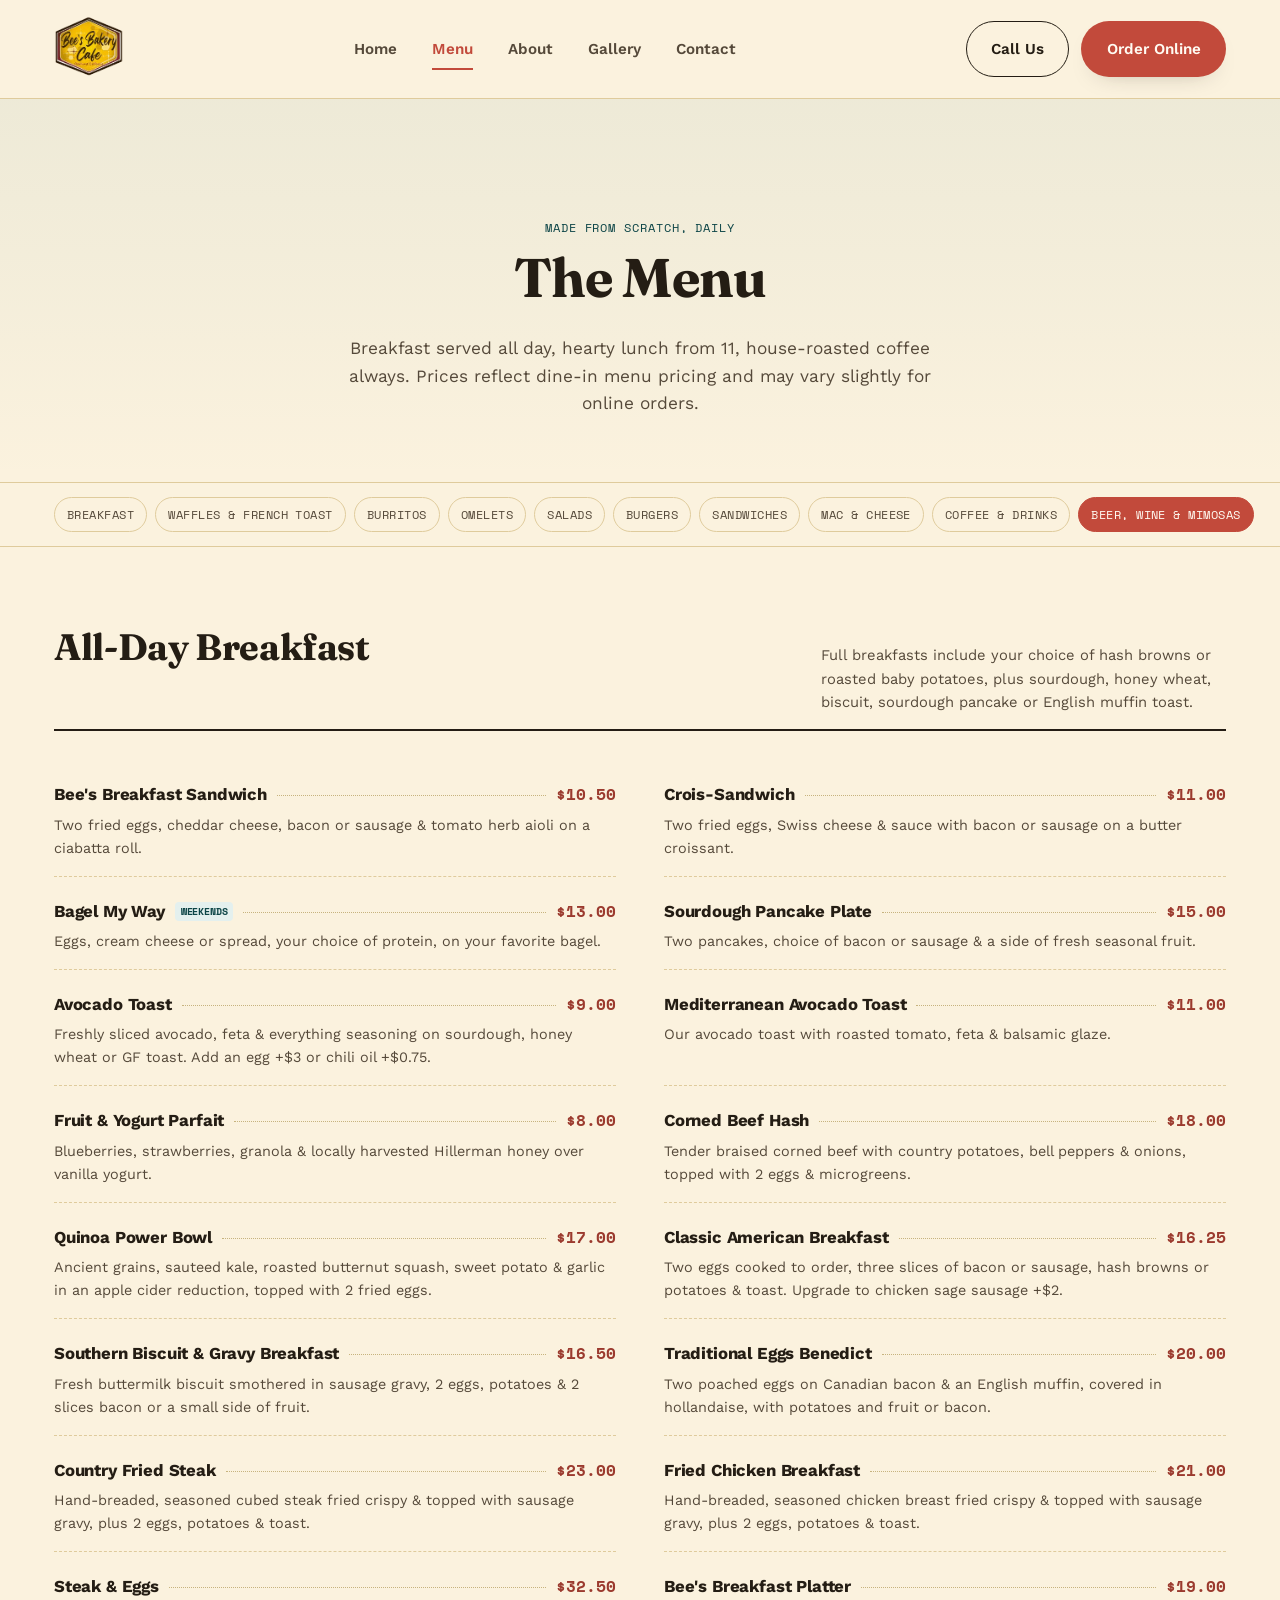
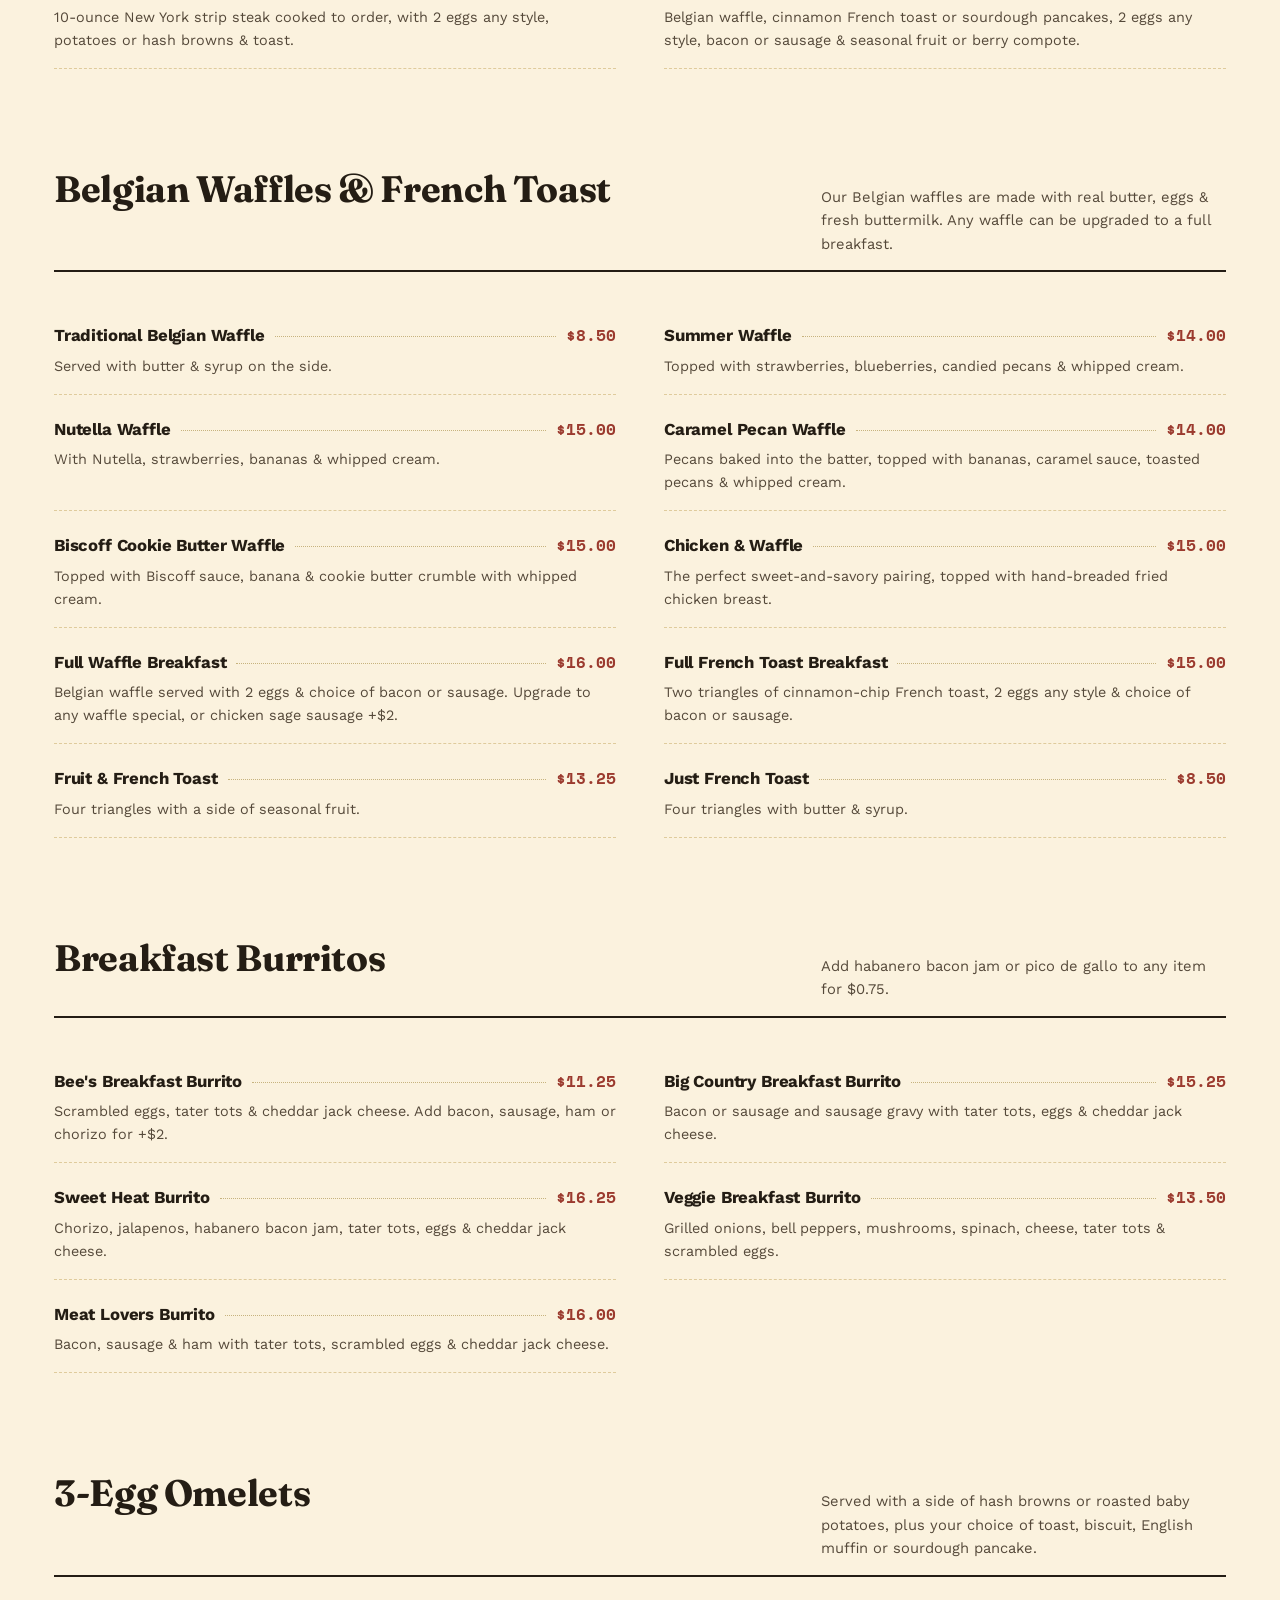
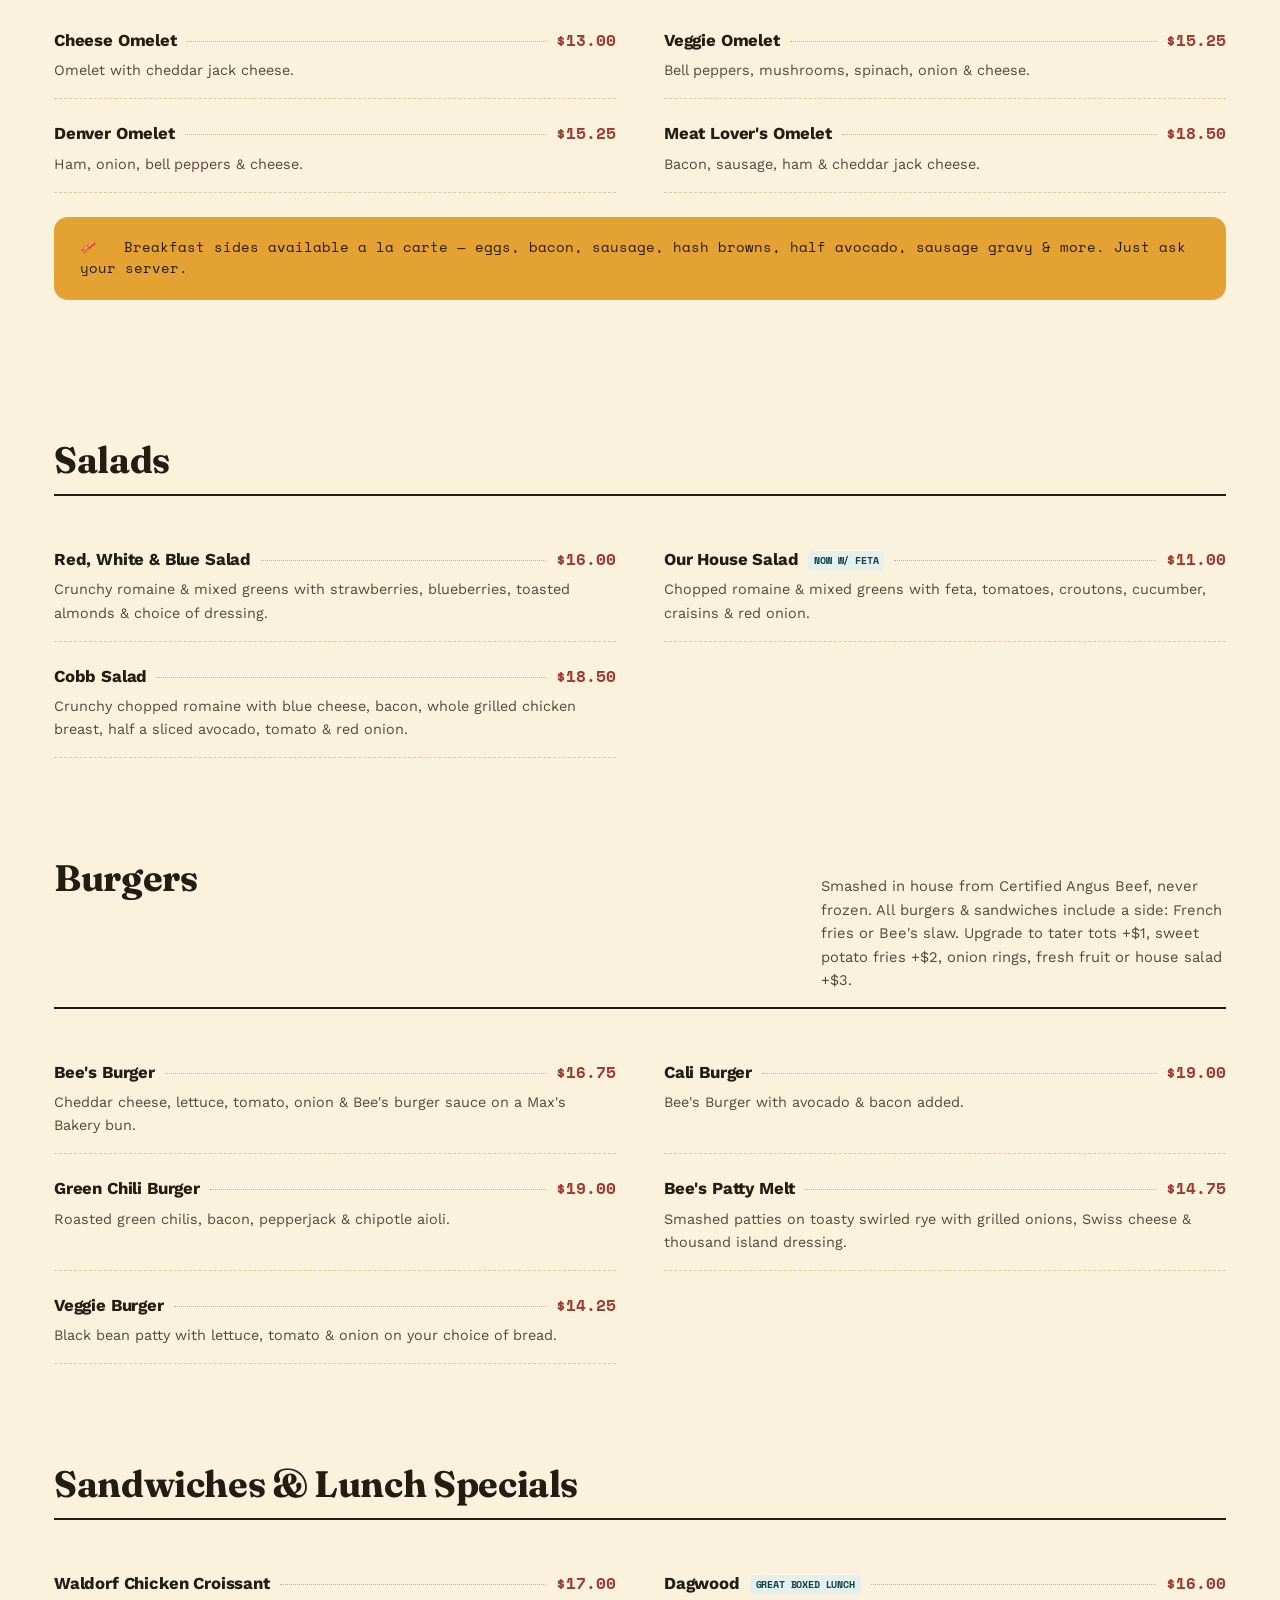
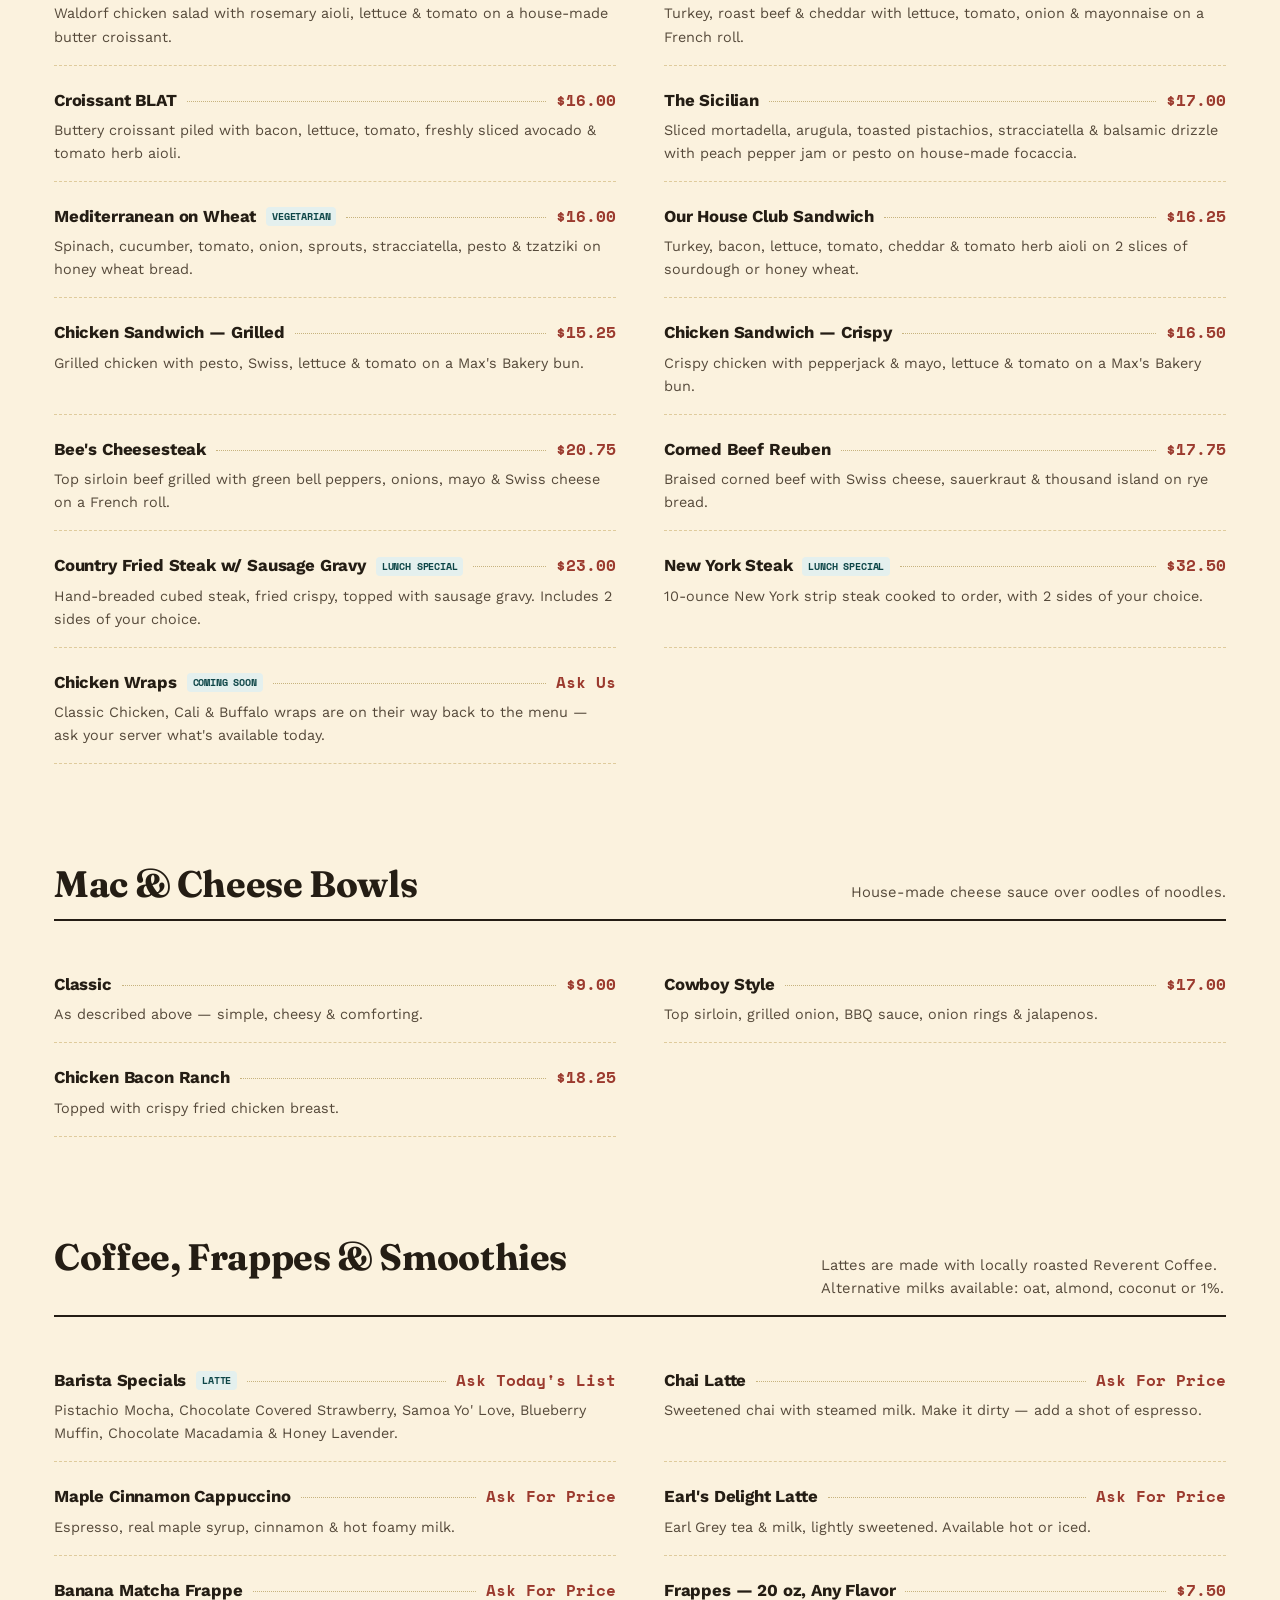
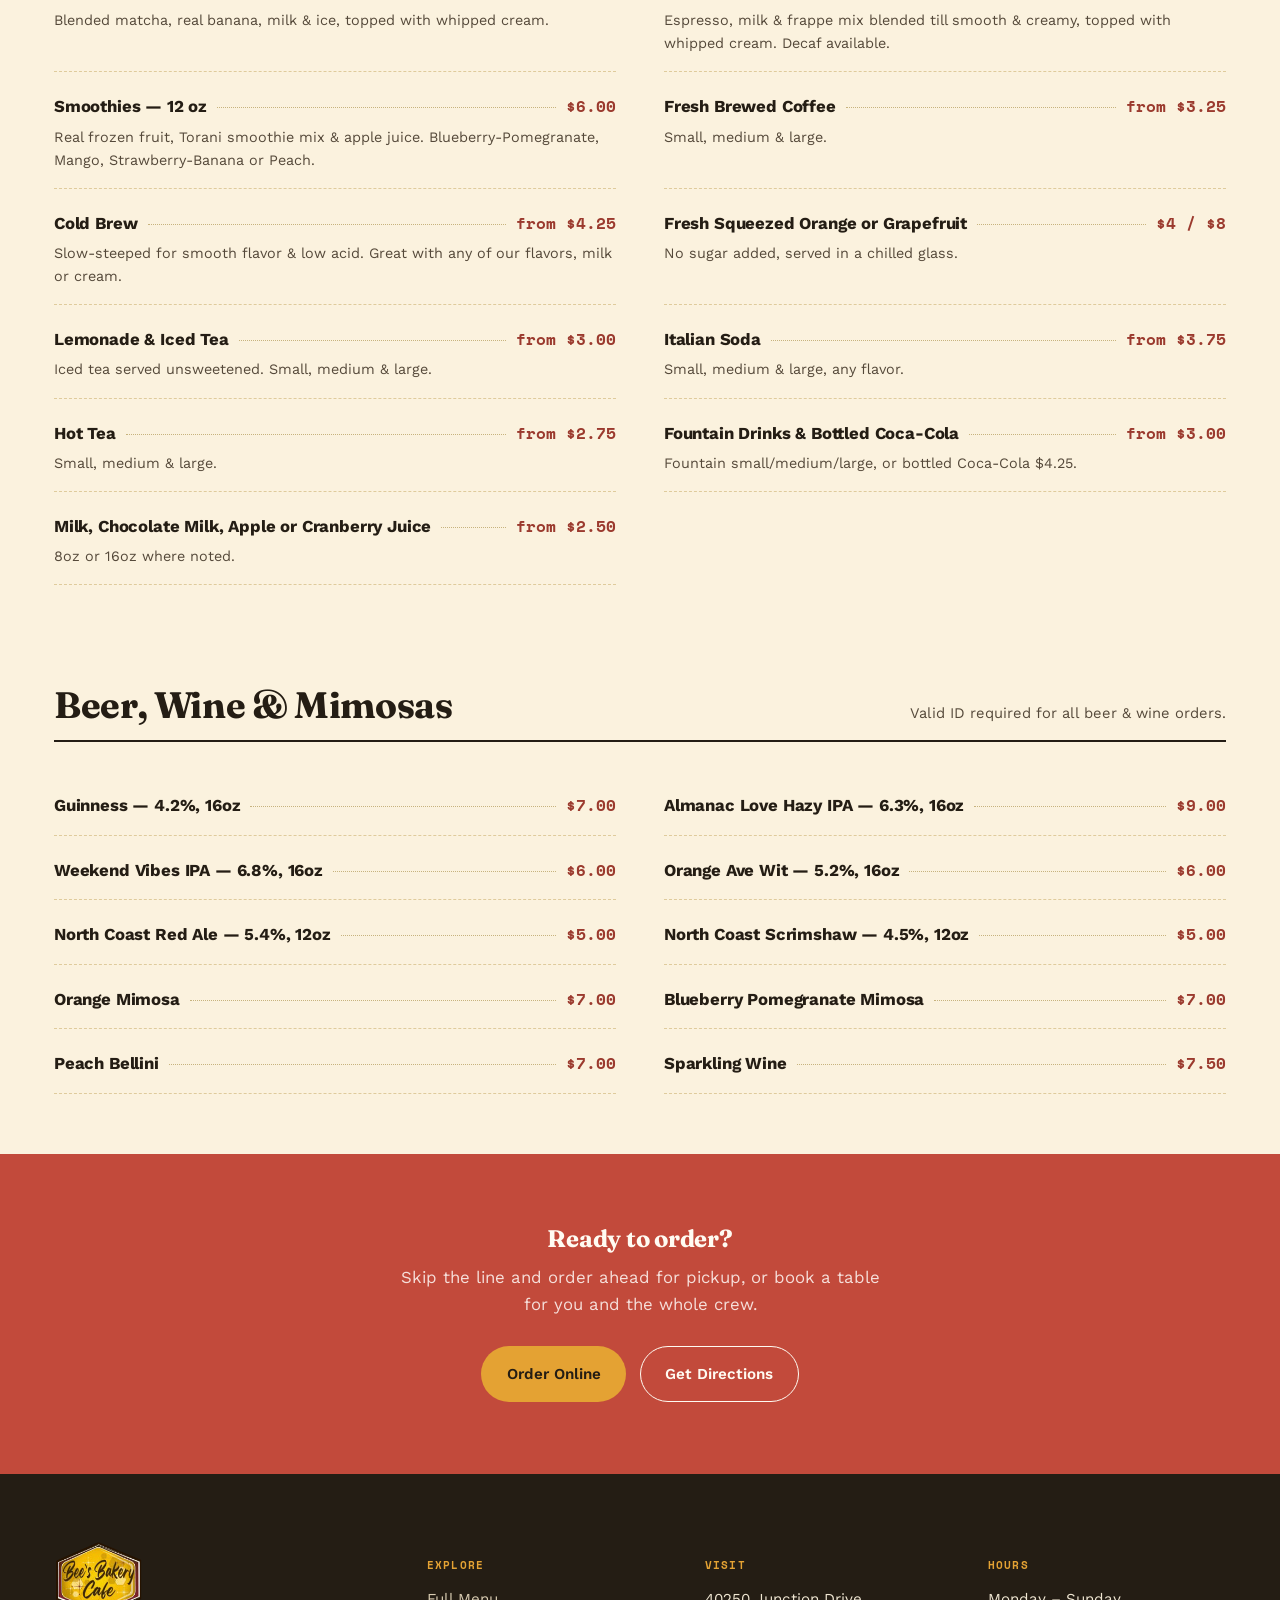
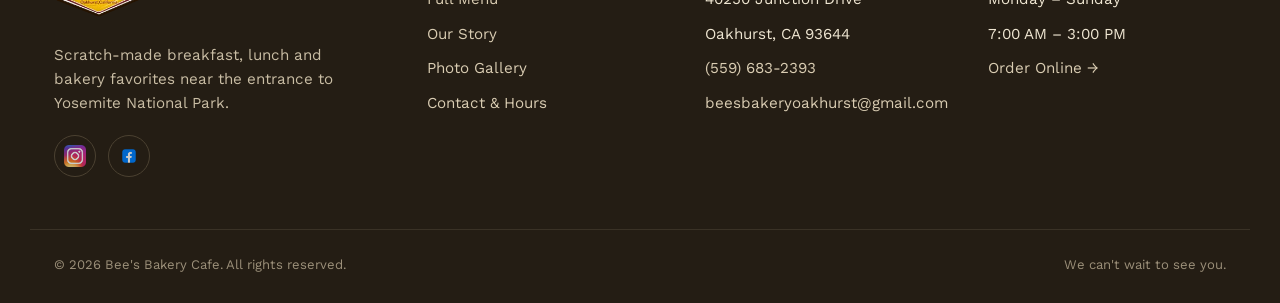
<file: menu.html>
<!DOCTYPE html>
<html lang="en">
<head>
<meta charset="UTF-8">
<meta name="viewport" content="width=device-width, initial-scale=1.0">
<title>Menu | Bee's Bakery Cafe — Oakhurst, CA</title>
<meta name="description" content="Explore the full Bee's Bakery Cafe menu: Belgian waffles, breakfast burritos, smashed burgers, hearty sandwiches, salads, coffee, mimosas & more. Served all day in Oakhurst, CA.">
<link rel="canonical" href="https://www.beesbakerycafe.com/menu.html">
<meta property="og:title" content="Menu | Bee's Bakery Cafe">
<meta property="og:description" content="Belgian waffles, breakfast burritos, smashed burgers & more — the full Bee's Bakery Cafe menu.">
<meta property="og:type" content="website">
<meta property="og:url" content="https://www.beesbakerycafe.com/menu.html">
<meta property="og:image" content="images/avocado-toast.jpg">
<meta name="twitter:card" content="summary_large_image">
<meta name="theme-color" content="#17676A">
<meta name="google" content="notranslate"> <!-- Bloqueio de tradução automática -->
<link rel="icon" type="image/png" href="images/logo bee's.png">

<link rel="preconnect" href="https://fonts.googleapis.com">
<link rel="preconnect" href="https://fonts.gstatic.com" crossorigin>
<link href="https://fonts.googleapis.com/css2?family=Fraunces:ital,opsz,wght@0,9..144,400..800;1,9..144,500..700&family=Work+Sans:wght@400;500;600;700&family=Space+Mono:wght@400;700&display=swap" rel="stylesheet">

<style>
  /* ============================================================
     BEE'S BAKERY CAFE — Design tokens & Shared Styles
     ============================================================ */
  :root {
    --cream:      #FBF2DE;
    --cream-2:    #F3E5C0;
    --paper:      #FFFBF2;
    --ink:        #241D14;
    --ink-soft:   #55493A;
    --teal:       #17676A;
    --teal-deep:  #0D4547;
    --teal-tint:  #E4F0EE;
    --honey:      #E4A233;
    --honey-deep: #B97C1A;
    --coral:      #C24A3B;
    --coral-deep: #9B3A2E;
    --line:       #DFCB9C;

    --font-display: "Fraunces", "Iowan Old Style", Georgia, serif;
    --font-body: "Work Sans", -apple-system, BlinkMacSystemFont, "Segoe UI", sans-serif;
    --font-mono: "Space Mono", "SFMono-Regular", Menlo, monospace;

    --radius-sm: 6px;
    --radius-md: 14px;
    --radius-lg: 28px;
    --shadow-card: 0 18px 40px -22px rgba(36,29,20,.45);
    --shadow-soft: 0 10px 24px -16px rgba(36,29,20,.35);

    --maxw: 1220px;
  }

  *, *::before, *::after { box-sizing: border-box; }
  html { scroll-behavior: smooth; }
  body {
    margin: 0;
    background: var(--cream);
    color: var(--ink);
    font-family: var(--font-body);
    font-size: 16px;
    line-height: 1.6;
    -webkit-font-smoothing: antialiased;
    overflow-x: hidden;
  }
  img { max-width: 100%; display: block; }
  a { color: inherit; text-decoration: none; }
  ul { margin: 0; padding: 0; list-style: none; }
  h1, h2, h3, h4 {
    font-family: var(--font-display);
    font-weight: 700;
    line-height: 1.08;
    margin: 0 0 .5em;
    color: var(--ink);
    letter-spacing: -.01em;
  }
  p { margin: 0 0 1em; }
  
  .container {
    max-width: var(--maxw);
    margin: 0 auto;
    padding: 0 24px;
  }

  /* ---------- Utilities ---------- */
  .btn {
    display: inline-flex;
    align-items: center;
    justify-content: center;
    gap: .5em;
    font-family: var(--font-body);
    font-weight: 600;
    font-size: .95rem;
    padding: .95em 1.6em;
    border-radius: 100px;
    border: 1.5px solid transparent;
    cursor: pointer;
    transition: transform .18s ease, box-shadow .18s ease, background .18s ease, color .18s ease;
    white-space: nowrap;
  }
  .btn:hover { transform: translateY(-2px); }
  .btn-primary { background: var(--coral); color: var(--paper); box-shadow: var(--shadow-soft); }
  .btn-primary:hover { background: var(--coral-deep); }
  .btn-ghost { background: transparent; border-color: currentColor; color: var(--ink); }
  .btn-ghost:hover { background: var(--ink); color: var(--paper); }
  .btn-ghost.on-dark { color: var(--paper); }
  .btn-ghost.on-dark:hover { background: var(--paper); color: var(--teal-deep); }
  .btn-honey { background: var(--honey); color: var(--ink); }
  .btn-honey:hover { background: var(--honey-deep); color: var(--paper); }

  /* ---------- Header ---------- */
  .site-header {
    position: sticky; top: 0; z-index: 100;
    background: rgba(251,242,222,.92);
    backdrop-filter: blur(10px);
    border-bottom: 1px solid var(--line);
  }
  .header-inner {
    display: flex; align-items: center; justify-content: space-between;
    padding: 14px 24px;
    max-width: var(--maxw); margin: 0 auto;
  }
  .brand-logo { height: 70px; width: auto; display: block; }
  
  .main-nav { display: flex; align-items: center; gap: 2.2em; }
  .main-nav a {
    font-size: .95rem; font-weight: 600; color: var(--ink-soft);
    position: relative; padding: .2em 0; transition: color 0.2s ease;
  }
  .main-nav a:hover, .main-nav a.active { color: var(--coral); }
  .main-nav a.active::after {
    content: ""; position: absolute; left: 0; right: 0; bottom: -6px; height: 2px; background: var(--coral);
  }
  .header-cta { display: flex; align-items: center; gap: 12px; }

  .nav-toggle {
    display: none; background: none; border: none; cursor: pointer; padding: 6px;
    flex-direction: column; gap: 5px; z-index: 101;
  }
  .nav-toggle span { 
    width: 24px; height: 2px; background: var(--ink); display: block; 
    transition: transform 0.3s ease, opacity 0.3s ease;
  }

  /* Fixed Mobile Nav */
  @media (max-width: 900px) {
    .main-nav {
      position: fixed; inset: 0; top: 98px; width: 100vw; 
      height: calc(100vh - 98px); height: calc(100dvh - 98px);
      background: var(--cream); display: flex; flex-direction: column; 
      align-items: center; justify-content: flex-start;
      padding: 4rem 1.6rem; gap: 2.5rem; 
      transform: translateX(100%); transition: transform .4s cubic-bezier(0.4, 0, 0.2, 1), opacity .3s ease;
      overflow-y: auto; border-top: 1px solid var(--line);
      z-index: 100; opacity: 0; visibility: hidden;
    }
    .main-nav.open { transform: translateX(0); opacity: 1; visibility: visible; }
    .main-nav a { font-size: 1.8rem; width: 100%; text-align: center; display: block; }
    .nav-toggle { display: flex; }
    .header-cta .btn-ghost { display: none; }
    .nav-toggle[aria-expanded="true"] span:nth-child(1) { transform: translateY(7px) rotate(45deg); }
    .nav-toggle[aria-expanded="true"] span:nth-child(2) { opacity: 0; }
    .nav-toggle[aria-expanded="true"] span:nth-child(3) { transform: translateY(-7px) rotate(-45deg); }
  }

  /* ---------- Page Header ---------- */
  .page-header {
    padding: 120px 24px 64px;
    background: linear-gradient(180deg, rgba(23,103,106,.06), transparent);
    border-bottom: 1px solid var(--line);
    text-align: center;
  }
  .page-header h1 { font-size: clamp(2.4rem, 5vw, 3.4rem); }
  .page-header p { max-width: 56ch; margin: 0 auto; color: var(--ink-soft); font-size: 1.08rem; }
  .breadcrumb { 
    font-family: var(--font-mono); font-size: .72rem; letter-spacing: .08em; 
    text-transform: uppercase; color: var(--teal-deep); margin-bottom: 1em; display: block; 
  }

  /* ---------- Menu Navigation (Sticky Sub-nav) ---------- */
  .menu-nav {
    position: sticky; 
    top: 98px; /* Offset to clear the main site header */
    z-index: 90;
    background: rgba(251,242,222,.95); 
    backdrop-filter: blur(8px);
    border-bottom: 1px solid var(--line);
    overflow-x: auto;
    -webkit-overflow-scrolling: touch;
    scrollbar-width: none; /* Firefox */
  }
  .menu-nav::-webkit-scrollbar { display: none; /* Chrome/Safari */ }
  .menu-nav-inner { 
    display: flex; gap: 8px; padding: 14px 24px; max-width: var(--maxw); margin: 0 auto; width: max-content; 
  }
  .menu-nav a {
    font-family: var(--font-mono); font-size: .75rem; letter-spacing: .04em; text-transform: uppercase;
    padding: .6em 1em; border-radius: 100px; white-space: nowrap; color: var(--ink-soft);
    border: 1px solid var(--line); transition: all 0.2s ease;
  }
  .menu-nav a:hover, .menu-nav a.active { 
    background: var(--coral); border-color: var(--coral); color: var(--paper); 
  }

  /* ---------- Menu Content ---------- */
  .menu-section { 
    padding: 80px 0 20px; 
    scroll-margin-top: 160px; /* Crucial so scrolling to anchor doesn't hide under sticky navs */
  }
  .menu-section-head { 
    display: flex; align-items: baseline; justify-content: space-between; gap: 20px; 
    margin-bottom: 2.2rem; flex-wrap: wrap; border-bottom: 2px solid var(--ink); padding-bottom: 14px; 
  }
  .menu-section-head h2 { font-size: clamp(1.7rem, 3vw, 2.3rem); margin: 0; }
  .menu-section-note { color: var(--ink-soft); font-size: .92rem; max-width: 45ch; margin: 0; }
  
  .menu-list { display: grid; grid-template-columns: 1fr 1fr; gap: 6px 48px; }
  .menu-item { padding: 16px 0; border-bottom: 1px dashed var(--line); }
  .menu-item .row { display: flex; align-items: baseline; gap: 10px; }
  .menu-item h4 { font-family: var(--font-body); font-weight: 700; font-size: 1.05rem; margin: 0; color: var(--ink); }
  .menu-item .leader { flex: 1; border-bottom: 1px dotted #C7B37E; transform: translateY(-4px); min-width: 16px; }
  .menu-item .price { font-family: var(--font-mono); font-weight: 700; color: var(--coral-deep); }
  .menu-item p { color: var(--ink-soft); font-size: .9rem; margin: .4em 0 0; }
  .menu-item .flag { 
    font-family: var(--font-mono); font-size: .62rem; color: var(--teal-deep); 
    background: var(--teal-tint); padding: .2em .6em; border-radius: 4px; 
    margin-left: .5em; text-transform: uppercase; vertical-align: middle;
  }
  
  .menu-callout {
    background: var(--honey); color: var(--ink);
    border-radius: var(--radius-md); padding: 20px 26px; margin: 24px 0 40px;
    font-family: var(--font-mono); font-size: .85rem; display: flex; gap: 12px; align-items: center;
  }

  @media (max-width: 850px) { 
    .menu-list { grid-template-columns: 1fr; } 
    .page-header { padding-top: 80px; }
  }

  /* ---------- Call to Action Band ---------- */
  .menu-cta-band {
    background: var(--coral); color: var(--paper); text-align: center; padding: 72px 24px; margin-top: 40px;
  }
  .menu-cta-band h2 { color: var(--paper); margin-bottom: .5em; }
  .menu-cta-band p { color: #F6DFDA; max-width: 50ch; margin: 0 auto 1.8rem; font-size: 1.05rem; }
  .hero-ctas { display: flex; gap: 14px; flex-wrap: wrap; justify-content: center; }

  /* ---------- Footer ---------- */
  .site-footer { background: var(--ink); color: #EFE6D2; padding: 64px 0 28px; }
  .footer-grid { display: grid; grid-template-columns: 1.4fr 1fr 1fr 1fr; gap: 40px; }
  .footer-brand p { color: #C9BDA4; max-width: 32ch; font-size: 0.95rem; }
  .footer-col h5 { font-family: var(--font-mono); font-size: .7rem; text-transform: uppercase; letter-spacing: .1em; color: var(--honey); margin-bottom: 1.1em; }
  .footer-col li { margin-bottom: .7em; font-size: 0.95rem; }
  .footer-col a { color: #D9CCB2; transition: color 0.2s ease; }
  .footer-col a:hover { color: var(--honey); }
  .social-icon { width: 22px; height: 22px; object-fit: contain; display: block; filter: brightness(0.8); transition: filter 0.2s ease; }
  .footer-social { display: flex; gap: 12px; margin-top: 1.2em; }
  .footer-social a {
    width: 42px; height: 42px; border-radius: 50%; border: 1px solid #4B4131;
    display: flex; align-items: center; justify-content: center; transition: all 0.2s ease;
  }
  .footer-social a:hover { border-color: var(--honey); }
  .footer-social a:hover .social-icon { filter: brightness(1); }
  .footer-bottom {
    margin-top: 52px; padding-top: 24px; border-top: 1px solid #3A3226;
    display: flex; justify-content: space-between; flex-wrap: wrap; gap: 10px;
    font-size: .82rem; color: #9C907A;
  }
  @media (max-width: 900px) { .footer-grid { grid-template-columns: 1fr 1fr; } }
  @media (max-width: 560px) { .footer-grid { grid-template-columns: 1fr; } }

  /* ---------- Animations ---------- */
  .reveal {
    opacity: 0;
    transform: translateY(30px);
    transition: opacity 0.8s ease-out, transform 0.8s ease-out;
  }
  .reveal.active {
    opacity: 1;
    transform: translateY(0);
  }
</style>
</head>
<body>

<header class="site-header">
  <div class="header-inner">
    <a href="index.html" class="brand" aria-label="Bee's Bakery Cafe Home">
      <img src="images/logo bee's.png" alt="Bee's Bakery Cafe Logo" class="brand-logo">
    </a>
    <nav class="main-nav" id="main-nav">
      <a href="index.html">Home</a>
      <a href="menu.html" class="active">Menu</a>
      <a href="about.html">About</a>
      <a href="gallery.html">Gallery</a>
      <a href="contact.html">Contact</a>
    </nav>
    <div class="header-cta">
      <a href="tel:+15596832393" class="btn btn-ghost">Call Us</a>
      <a href="https://order.toasttab.com/online/bees-bakery-cafe" target="_blank" rel="noopener" class="btn btn-primary">Order Online</a>
      <button class="nav-toggle" id="mobile-menu-btn" aria-label="Toggle menu" aria-expanded="false">
        <span></span><span></span><span></span>
      </button>
    </div>
  </div>
</header>

<header class="page-header">
  <div class="container">
    <span class="breadcrumb">Made From Scratch, Daily</span>
    <h1>The Menu</h1>
    <p>Breakfast served all day, hearty lunch from 11, house-roasted coffee always. Prices reflect dine-in menu pricing and may vary slightly for online orders.</p>
  </div>
</header>

<nav class="menu-nav" aria-label="Menu categories">
  <div class="menu-nav-inner" id="menu-nav-inner">
    <a href="#breakfast" class="active">Breakfast</a>
    <a href="#waffles">Waffles &amp; French Toast</a>
    <a href="#burritos">Burritos</a>
    <a href="#omelets">Omelets</a>
    <a href="#salads">Salads</a>
    <a href="#burgers">Burgers</a>
    <a href="#sandwiches">Sandwiches</a>
    <a href="#bowls">Mac &amp; Cheese</a>
    <a href="#coffee">Coffee &amp; Drinks</a>
    <a href="#bar">Beer, Wine &amp; Mimosas</a>
  </div>
</nav>

<main class="container">

  <!-- BREAKFAST -->
  <section class="menu-section reveal" id="breakfast">
    <div class="menu-section-head">
      <h2>All-Day Breakfast</h2>
      <p class="menu-section-note">Full breakfasts include your choice of hash browns or roasted baby potatoes, plus sourdough, honey wheat, biscuit, sourdough pancake or English muffin toast.</p>
    </div>
    <div class="menu-list">
      <div class="menu-item"><div class="row"><h4>Bee's Breakfast Sandwich</h4><span class="leader"></span><span class="price">$10.50</span></div><p>Two fried eggs, cheddar cheese, bacon or sausage &amp; tomato herb aioli on a ciabatta roll.</p></div>
      <div class="menu-item"><div class="row"><h4>Crois-Sandwich</h4><span class="leader"></span><span class="price">$11.00</span></div><p>Two fried eggs, Swiss cheese &amp; sauce with bacon or sausage on a butter croissant.</p></div>
      <div class="menu-item"><div class="row"><h4>Bagel My Way <span class="flag">Weekends</span></h4><span class="leader"></span><span class="price">$13.00</span></div><p>Eggs, cream cheese or spread, your choice of protein, on your favorite bagel.</p></div>
      <div class="menu-item"><div class="row"><h4>Sourdough Pancake Plate</h4><span class="leader"></span><span class="price">$15.00</span></div><p>Two pancakes, choice of bacon or sausage &amp; a side of fresh seasonal fruit.</p></div>
      <div class="menu-item"><div class="row"><h4>Avocado Toast</h4><span class="leader"></span><span class="price">$9.00</span></div><p>Freshly sliced avocado, feta &amp; everything seasoning on sourdough, honey wheat or GF toast. Add an egg +$3 or chili oil +$0.75.</p></div>
      <div class="menu-item"><div class="row"><h4>Mediterranean Avocado Toast</h4><span class="leader"></span><span class="price">$11.00</span></div><p>Our avocado toast with roasted tomato, feta &amp; balsamic glaze.</p></div>
      <div class="menu-item"><div class="row"><h4>Fruit &amp; Yogurt Parfait</h4><span class="leader"></span><span class="price">$8.00</span></div><p>Blueberries, strawberries, granola &amp; locally harvested Hillerman honey over vanilla yogurt.</p></div>
      <div class="menu-item"><div class="row"><h4>Corned Beef Hash</h4><span class="leader"></span><span class="price">$18.00</span></div><p>Tender braised corned beef with country potatoes, bell peppers &amp; onions, topped with 2 eggs &amp; microgreens.</p></div>
      <div class="menu-item"><div class="row"><h4>Quinoa Power Bowl</h4><span class="leader"></span><span class="price">$17.00</span></div><p>Ancient grains, sauteed kale, roasted butternut squash, sweet potato &amp; garlic in an apple cider reduction, topped with 2 fried eggs.</p></div>
      <div class="menu-item"><div class="row"><h4>Classic American Breakfast</h4><span class="leader"></span><span class="price">$16.25</span></div><p>Two eggs cooked to order, three slices of bacon or sausage, hash browns or potatoes &amp; toast. Upgrade to chicken sage sausage +$2.</p></div>
      <div class="menu-item"><div class="row"><h4>Southern Biscuit &amp; Gravy Breakfast</h4><span class="leader"></span><span class="price">$16.50</span></div><p>Fresh buttermilk biscuit smothered in sausage gravy, 2 eggs, potatoes &amp; 2 slices bacon or a small side of fruit.</p></div>
      <div class="menu-item"><div class="row"><h4>Traditional Eggs Benedict</h4><span class="leader"></span><span class="price">$20.00</span></div><p>Two poached eggs on Canadian bacon &amp; an English muffin, covered in hollandaise, with potatoes and fruit or bacon.</p></div>
      <div class="menu-item"><div class="row"><h4>Country Fried Steak</h4><span class="leader"></span><span class="price">$23.00</span></div><p>Hand-breaded, seasoned cubed steak fried crispy &amp; topped with sausage gravy, plus 2 eggs, potatoes &amp; toast.</p></div>
      <div class="menu-item"><div class="row"><h4>Fried Chicken Breakfast</h4><span class="leader"></span><span class="price">$21.00</span></div><p>Hand-breaded, seasoned chicken breast fried crispy &amp; topped with sausage gravy, plus 2 eggs, potatoes &amp; toast.</p></div>
      <div class="menu-item"><div class="row"><h4>Steak &amp; Eggs</h4><span class="leader"></span><span class="price">$32.50</span></div><p>10-ounce New York strip steak cooked to order, with 2 eggs any style, potatoes or hash browns &amp; toast.</p></div>
      <div class="menu-item"><div class="row"><h4>Bee's Breakfast Platter</h4><span class="leader"></span><span class="price">$19.00</span></div><p>Belgian waffle, cinnamon French toast or sourdough pancakes, 2 eggs any style, bacon or sausage &amp; seasonal fruit or berry compote.</p></div>
    </div>
  </section>

  <!-- WAFFLES & FRENCH TOAST -->
  <section class="menu-section reveal" id="waffles">
    <div class="menu-section-head">
      <h2>Belgian Waffles &amp; French Toast</h2>
      <p class="menu-section-note">Our Belgian waffles are made with real butter, eggs &amp; fresh buttermilk. Any waffle can be upgraded to a full breakfast.</p>
    </div>
    <div class="menu-list">
      <div class="menu-item"><div class="row"><h4>Traditional Belgian Waffle</h4><span class="leader"></span><span class="price">$8.50</span></div><p>Served with butter &amp; syrup on the side.</p></div>
      <div class="menu-item"><div class="row"><h4>Summer Waffle</h4><span class="leader"></span><span class="price">$14.00</span></div><p>Topped with strawberries, blueberries, candied pecans &amp; whipped cream.</p></div>
      <div class="menu-item"><div class="row"><h4>Nutella Waffle</h4><span class="leader"></span><span class="price">$15.00</span></div><p>With Nutella, strawberries, bananas &amp; whipped cream.</p></div>
      <div class="menu-item"><div class="row"><h4>Caramel Pecan Waffle</h4><span class="leader"></span><span class="price">$14.00</span></div><p>Pecans baked into the batter, topped with bananas, caramel sauce, toasted pecans &amp; whipped cream.</p></div>
      <div class="menu-item"><div class="row"><h4>Biscoff Cookie Butter Waffle</h4><span class="leader"></span><span class="price">$15.00</span></div><p>Topped with Biscoff sauce, banana &amp; cookie butter crumble with whipped cream.</p></div>
      <div class="menu-item"><div class="row"><h4>Chicken &amp; Waffle</h4><span class="leader"></span><span class="price">$15.00</span></div><p>The perfect sweet-and-savory pairing, topped with hand-breaded fried chicken breast.</p></div>
      <div class="menu-item"><div class="row"><h4>Full Waffle Breakfast</h4><span class="leader"></span><span class="price">$16.00</span></div><p>Belgian waffle served with 2 eggs &amp; choice of bacon or sausage. Upgrade to any waffle special, or chicken sage sausage +$2.</p></div>
      <div class="menu-item"><div class="row"><h4>Full French Toast Breakfast</h4><span class="leader"></span><span class="price">$15.00</span></div><p>Two triangles of cinnamon-chip French toast, 2 eggs any style &amp; choice of bacon or sausage.</p></div>
      <div class="menu-item"><div class="row"><h4>Fruit &amp; French Toast</h4><span class="leader"></span><span class="price">$13.25</span></div><p>Four triangles with a side of seasonal fruit.</p></div>
      <div class="menu-item"><div class="row"><h4>Just French Toast</h4><span class="leader"></span><span class="price">$8.50</span></div><p>Four triangles with butter &amp; syrup.</p></div>
    </div>
  </section>

  <!-- BURRITOS -->
  <section class="menu-section reveal" id="burritos">
    <div class="menu-section-head">
      <h2>Breakfast Burritos</h2>
      <p class="menu-section-note">Add habanero bacon jam or pico de gallo to any item for $0.75.</p>
    </div>
    <div class="menu-list">
      <div class="menu-item"><div class="row"><h4>Bee's Breakfast Burrito</h4><span class="leader"></span><span class="price">$11.25</span></div><p>Scrambled eggs, tater tots &amp; cheddar jack cheese. Add bacon, sausage, ham or chorizo for +$2.</p></div>
      <div class="menu-item"><div class="row"><h4>Big Country Breakfast Burrito</h4><span class="leader"></span><span class="price">$15.25</span></div><p>Bacon or sausage and sausage gravy with tater tots, eggs &amp; cheddar jack cheese.</p></div>
      <div class="menu-item"><div class="row"><h4>Sweet Heat Burrito</h4><span class="leader"></span><span class="price">$16.25</span></div><p>Chorizo, jalapenos, habanero bacon jam, tater tots, eggs &amp; cheddar jack cheese.</p></div>
      <div class="menu-item"><div class="row"><h4>Veggie Breakfast Burrito</h4><span class="leader"></span><span class="price">$13.50</span></div><p>Grilled onions, bell peppers, mushrooms, spinach, cheese, tater tots &amp; scrambled eggs.</p></div>
      <div class="menu-item"><div class="row"><h4>Meat Lovers Burrito</h4><span class="leader"></span><span class="price">$16.00</span></div><p>Bacon, sausage &amp; ham with tater tots, scrambled eggs &amp; cheddar jack cheese.</p></div>
    </div>
  </section>

  <!-- OMELETS -->
  <section class="menu-section reveal" id="omelets">
    <div class="menu-section-head">
      <h2>3-Egg Omelets</h2>
      <p class="menu-section-note">Served with a side of hash browns or roasted baby potatoes, plus your choice of toast, biscuit, English muffin or sourdough pancake.</p>
    </div>
    <div class="menu-list">
      <div class="menu-item"><div class="row"><h4>Cheese Omelet</h4><span class="leader"></span><span class="price">$13.00</span></div><p>Omelet with cheddar jack cheese.</p></div>
      <div class="menu-item"><div class="row"><h4>Veggie Omelet</h4><span class="leader"></span><span class="price">$15.25</span></div><p>Bell peppers, mushrooms, spinach, onion &amp; cheese.</p></div>
      <div class="menu-item"><div class="row"><h4>Denver Omelet</h4><span class="leader"></span><span class="price">$15.25</span></div><p>Ham, onion, bell peppers &amp; cheese.</p></div>
      <div class="menu-item"><div class="row"><h4>Meat Lover's Omelet</h4><span class="leader"></span><span class="price">$18.50</span></div><p>Bacon, sausage, ham &amp; cheddar jack cheese.</p></div>
    </div>
    <div class="menu-callout">🥓 &nbsp; Breakfast sides available a la carte — eggs, bacon, sausage, hash browns, half avocado, sausage gravy &amp; more. Just ask your server.</div>
  </section>

  <!-- SALADS -->
  <section class="menu-section reveal" id="salads">
    <div class="menu-section-head">
      <h2>Salads</h2>
    </div>
    <div class="menu-list">
      <div class="menu-item"><div class="row"><h4>Red, White &amp; Blue Salad</h4><span class="leader"></span><span class="price">$16.00</span></div><p>Crunchy romaine &amp; mixed greens with strawberries, blueberries, toasted almonds &amp; choice of dressing.</p></div>
      <div class="menu-item"><div class="row"><h4>Our House Salad <span class="flag">Now w/ Feta</span></h4><span class="leader"></span><span class="price">$11.00</span></div><p>Chopped romaine &amp; mixed greens with feta, tomatoes, croutons, cucumber, craisins &amp; red onion.</p></div>
      <div class="menu-item"><div class="row"><h4>Cobb Salad</h4><span class="leader"></span><span class="price">$18.50</span></div><p>Crunchy chopped romaine with blue cheese, bacon, whole grilled chicken breast, half a sliced avocado, tomato &amp; red onion.</p></div>
    </div>
  </section>

  <!-- BURGERS -->
  <section class="menu-section reveal" id="burgers">
    <div class="menu-section-head">
      <h2>Burgers</h2>
      <p class="menu-section-note">Smashed in house from Certified Angus Beef, never frozen. All burgers &amp; sandwiches include a side: French fries or Bee's slaw. Upgrade to tater tots +$1, sweet potato fries +$2, onion rings, fresh fruit or house salad +$3.</p>
    </div>
    <div class="menu-list">
      <div class="menu-item"><div class="row"><h4>Bee's Burger</h4><span class="leader"></span><span class="price">$16.75</span></div><p>Cheddar cheese, lettuce, tomato, onion &amp; Bee's burger sauce on a Max's Bakery bun.</p></div>
      <div class="menu-item"><div class="row"><h4>Cali Burger</h4><span class="leader"></span><span class="price">$19.00</span></div><p>Bee's Burger with avocado &amp; bacon added.</p></div>
      <div class="menu-item"><div class="row"><h4>Green Chili Burger</h4><span class="leader"></span><span class="price">$19.00</span></div><p>Roasted green chilis, bacon, pepperjack &amp; chipotle aioli.</p></div>
      <div class="menu-item"><div class="row"><h4>Bee's Patty Melt</h4><span class="leader"></span><span class="price">$14.75</span></div><p>Smashed patties on toasty swirled rye with grilled onions, Swiss cheese &amp; thousand island dressing.</p></div>
      <div class="menu-item"><div class="row"><h4>Veggie Burger</h4><span class="leader"></span><span class="price">$14.25</span></div><p>Black bean patty with lettuce, tomato &amp; onion on your choice of bread.</p></div>
    </div>
  </section>

  <!-- SANDWICHES -->
  <section class="menu-section reveal" id="sandwiches">
    <div class="menu-section-head">
      <h2>Sandwiches &amp; Lunch Specials</h2>
    </div>
    <div class="menu-list">
      <div class="menu-item"><div class="row"><h4>Waldorf Chicken Croissant</h4><span class="leader"></span><span class="price">$17.00</span></div><p>Waldorf chicken salad with rosemary aioli, lettuce &amp; tomato on a house-made butter croissant.</p></div>
      <div class="menu-item"><div class="row"><h4>Dagwood <span class="flag">Great Boxed Lunch</span></h4><span class="leader"></span><span class="price">$16.00</span></div><p>Turkey, roast beef &amp; cheddar with lettuce, tomato, onion &amp; mayonnaise on a French roll.</p></div>
      <div class="menu-item"><div class="row"><h4>Croissant BLAT</h4><span class="leader"></span><span class="price">$16.00</span></div><p>Buttery croissant piled with bacon, lettuce, tomato, freshly sliced avocado &amp; tomato herb aioli.</p></div>
      <div class="menu-item"><div class="row"><h4>The Sicilian</h4><span class="leader"></span><span class="price">$17.00</span></div><p>Sliced mortadella, arugula, toasted pistachios, stracciatella &amp; balsamic drizzle with peach pepper jam or pesto on house-made focaccia.</p></div>
      <div class="menu-item"><div class="row"><h4>Mediterranean on Wheat <span class="flag">Vegetarian</span></h4><span class="leader"></span><span class="price">$16.00</span></div><p>Spinach, cucumber, tomato, onion, sprouts, stracciatella, pesto &amp; tzatziki on honey wheat bread.</p></div>
      <div class="menu-item"><div class="row"><h4>Our House Club Sandwich</h4><span class="leader"></span><span class="price">$16.25</span></div><p>Turkey, bacon, lettuce, tomato, cheddar &amp; tomato herb aioli on 2 slices of sourdough or honey wheat.</p></div>
      <div class="menu-item"><div class="row"><h4>Chicken Sandwich — Grilled</h4><span class="leader"></span><span class="price">$15.25</span></div><p>Grilled chicken with pesto, Swiss, lettuce &amp; tomato on a Max's Bakery bun.</p></div>
      <div class="menu-item"><div class="row"><h4>Chicken Sandwich — Crispy</h4><span class="leader"></span><span class="price">$16.50</span></div><p>Crispy chicken with pepperjack &amp; mayo, lettuce &amp; tomato on a Max's Bakery bun.</p></div>
      <div class="menu-item"><div class="row"><h4>Bee's Cheesesteak</h4><span class="leader"></span><span class="price">$20.75</span></div><p>Top sirloin beef grilled with green bell peppers, onions, mayo &amp; Swiss cheese on a French roll.</p></div>
      <div class="menu-item"><div class="row"><h4>Corned Beef Reuben</h4><span class="leader"></span><span class="price">$17.75</span></div><p>Braised corned beef with Swiss cheese, sauerkraut &amp; thousand island on rye bread.</p></div>
      <div class="menu-item"><div class="row"><h4>Country Fried Steak w/ Sausage Gravy <span class="flag">Lunch Special</span></h4><span class="leader"></span><span class="price">$23.00</span></div><p>Hand-breaded cubed steak, fried crispy, topped with sausage gravy. Includes 2 sides of your choice.</p></div>
      <div class="menu-item"><div class="row"><h4>New York Steak <span class="flag">Lunch Special</span></h4><span class="leader"></span><span class="price">$32.50</span></div><p>10-ounce New York strip steak cooked to order, with 2 sides of your choice.</p></div>
      <div class="menu-item"><div class="row"><h4>Chicken Wraps <span class="flag">Coming Soon</span></h4><span class="leader"></span><span class="price">Ask Us</span></div><p>Classic Chicken, Cali &amp; Buffalo wraps are on their way back to the menu — ask your server what's available today.</p></div>
    </div>
  </section>

  <!-- MAC & CHEESE -->
  <section class="menu-section reveal" id="bowls">
    <div class="menu-section-head">
      <h2>Mac &amp; Cheese Bowls</h2>
      <p class="menu-section-note">House-made cheese sauce over oodles of noodles.</p>
    </div>
    <div class="menu-list">
      <div class="menu-item"><div class="row"><h4>Classic</h4><span class="leader"></span><span class="price">$9.00</span></div><p>As described above — simple, cheesy &amp; comforting.</p></div>
      <div class="menu-item"><div class="row"><h4>Cowboy Style</h4><span class="leader"></span><span class="price">$17.00</span></div><p>Top sirloin, grilled onion, BBQ sauce, onion rings &amp; jalapenos.</p></div>
      <div class="menu-item"><div class="row"><h4>Chicken Bacon Ranch</h4><span class="leader"></span><span class="price">$18.25</span></div><p>Topped with crispy fried chicken breast.</p></div>
    </div>
  </section>

  <!-- COFFEE & DRINKS -->
  <section class="menu-section reveal" id="coffee">
    <div class="menu-section-head">
      <h2>Coffee, Frappes &amp; Smoothies</h2>
      <p class="menu-section-note">Lattes are made with locally roasted Reverent Coffee. Alternative milks available: oat, almond, coconut or 1%.</p>
    </div>
    <div class="menu-list">
      <div class="menu-item"><div class="row"><h4>Barista Specials <span class="flag">Latte</span></h4><span class="leader"></span><span class="price">Ask Today's List</span></div><p>Pistachio Mocha, Chocolate Covered Strawberry, Samoa Yo' Love, Blueberry Muffin, Chocolate Macadamia &amp; Honey Lavender.</p></div>
      <div class="menu-item"><div class="row"><h4>Chai Latte</h4><span class="leader"></span><span class="price">Ask For Price</span></div><p>Sweetened chai with steamed milk. Make it dirty — add a shot of espresso.</p></div>
      <div class="menu-item"><div class="row"><h4>Maple Cinnamon Cappuccino</h4><span class="leader"></span><span class="price">Ask For Price</span></div><p>Espresso, real maple syrup, cinnamon &amp; hot foamy milk.</p></div>
      <div class="menu-item"><div class="row"><h4>Earl's Delight Latte</h4><span class="leader"></span><span class="price">Ask For Price</span></div><p>Earl Grey tea &amp; milk, lightly sweetened. Available hot or iced.</p></div>
      <div class="menu-item"><div class="row"><h4>Banana Matcha Frappe</h4><span class="leader"></span><span class="price">Ask For Price</span></div><p>Blended matcha, real banana, milk &amp; ice, topped with whipped cream.</p></div>
      <div class="menu-item"><div class="row"><h4>Frappes — 20 oz, Any Flavor</h4><span class="leader"></span><span class="price">$7.50</span></div><p>Espresso, milk &amp; frappe mix blended till smooth &amp; creamy, topped with whipped cream. Decaf available.</p></div>
      <div class="menu-item"><div class="row"><h4>Smoothies — 12 oz</h4><span class="leader"></span><span class="price">$6.00</span></div><p>Real frozen fruit, Torani smoothie mix &amp; apple juice. Blueberry-Pomegranate, Mango, Strawberry-Banana or Peach.</p></div>
      <div class="menu-item"><div class="row"><h4>Fresh Brewed Coffee</h4><span class="leader"></span><span class="price">from $3.25</span></div><p>Small, medium &amp; large.</p></div>
      <div class="menu-item"><div class="row"><h4>Cold Brew</h4><span class="leader"></span><span class="price">from $4.25</span></div><p>Slow-steeped for smooth flavor &amp; low acid. Great with any of our flavors, milk or cream.</p></div>
      <div class="menu-item"><div class="row"><h4>Fresh Squeezed Orange or Grapefruit</h4><span class="leader"></span><span class="price">$4 / $8</span></div><p>No sugar added, served in a chilled glass.</p></div>
      <div class="menu-item"><div class="row"><h4>Lemonade &amp; Iced Tea</h4><span class="leader"></span><span class="price">from $3.00</span></div><p>Iced tea served unsweetened. Small, medium &amp; large.</p></div>
      <div class="menu-item"><div class="row"><h4>Italian Soda</h4><span class="leader"></span><span class="price">from $3.75</span></div><p>Small, medium &amp; large, any flavor.</p></div>
      <div class="menu-item"><div class="row"><h4>Hot Tea</h4><span class="leader"></span><span class="price">from $2.75</span></div><p>Small, medium &amp; large.</p></div>
      <div class="menu-item"><div class="row"><h4>Fountain Drinks &amp; Bottled Coca-Cola</h4><span class="leader"></span><span class="price">from $3.00</span></div><p>Fountain small/medium/large, or bottled Coca-Cola $4.25.</p></div>
      <div class="menu-item"><div class="row"><h4>Milk, Chocolate Milk, Apple or Cranberry Juice</h4><span class="leader"></span><span class="price">from $2.50</span></div><p>8oz or 16oz where noted.</p></div>
    </div>
  </section>

  <!-- BAR -->
  <section class="menu-section reveal" id="bar">
    <div class="menu-section-head">
      <h2>Beer, Wine &amp; Mimosas</h2>
      <p class="menu-section-note">Valid ID required for all beer &amp; wine orders.</p>
    </div>
    <div class="menu-list">
      <div class="menu-item"><div class="row"><h4>Guinness — 4.2%, 16oz</h4><span class="leader"></span><span class="price">$7.00</span></div></div>
      <div class="menu-item"><div class="row"><h4>Almanac Love Hazy IPA — 6.3%, 16oz</h4><span class="leader"></span><span class="price">$9.00</span></div></div>
      <div class="menu-item"><div class="row"><h4>Weekend Vibes IPA — 6.8%, 16oz</h4><span class="leader"></span><span class="price">$6.00</span></div></div>
      <div class="menu-item"><div class="row"><h4>Orange Ave Wit — 5.2%, 16oz</h4><span class="leader"></span><span class="price">$6.00</span></div></div>
      <div class="menu-item"><div class="row"><h4>North Coast Red Ale — 5.4%, 12oz</h4><span class="leader"></span><span class="price">$5.00</span></div></div>
      <div class="menu-item"><div class="row"><h4>North Coast Scrimshaw — 4.5%, 12oz</h4><span class="leader"></span><span class="price">$5.00</span></div></div>
      <div class="menu-item"><div class="row"><h4>Orange Mimosa</h4><span class="leader"></span><span class="price">$7.00</span></div></div>
      <div class="menu-item"><div class="row"><h4>Blueberry Pomegranate Mimosa</h4><span class="leader"></span><span class="price">$7.00</span></div></div>
      <div class="menu-item"><div class="row"><h4>Peach Bellini</h4><span class="leader"></span><span class="price">$7.00</span></div></div>
      <div class="menu-item"><div class="row"><h4>Sparkling Wine</h4><span class="leader"></span><span class="price">$7.50</span></div></div>
    </div>
  </section>

</main>

<section class="menu-cta-band reveal">
  <div class="container">
    <h2>Ready to order?</h2>
    <p>Skip the line and order ahead for pickup, or book a table for you and the whole crew.</p>
    <div class="hero-ctas">
      <a href="https://order.toasttab.com/online/bees-bakery-cafe" target="_blank" rel="noopener" class="btn btn-honey">Order Online</a>
      <a href="contact.html" class="btn btn-ghost on-dark">Get Directions</a>
    </div>
  </div>
</section>

<footer class="site-footer">
  <div class="container footer-grid">
    <div class="footer-brand">
      <a href="index.html" class="brand" aria-label="Bee's Bakery Cafe Home">
        <img src="images/logo bee's.png" alt="Bee's Bakery Cafe Logo" class="brand-logo" style="height: 90px; margin-bottom: 15px;">
      </a>
      <p>Scratch-made breakfast, lunch and bakery favorites near the entrance to Yosemite National Park.</p>
      <div class="footer-social">
        <a href="https://www.instagram.com/beesbakerycafe" target="_blank" rel="noopener" aria-label="Instagram">
          <img src="images/Instagram_icon.png" alt="Instagram" class="social-icon">
        </a>
        <a href="https://facebook.com/profile/php" target="_blank" rel="noopener" aria-label="Facebook">
          <img src="images/facebook-logo-facebook-icon-transparent-free-png.webp" alt="Facebook" class="social-icon">
        </a>
      </div>
    </div>
    <div class="footer-col">
      <h5>Explore</h5>
      <ul>
        <li><a href="menu.html">Full Menu</a></li>
        <li><a href="about.html">Our Story</a></li>
        <li><a href="gallery.html">Photo Gallery</a></li>
        <li><a href="contact.html">Contact &amp; Hours</a></li>
      </ul>
    </div>
    <div class="footer-col">
      <h5>Visit</h5>
      <ul>
        <li>40250 Junction Drive</li>
        <li>Oakhurst, CA 93644</li>
        <li><a href="tel:+15596832393">(559) 683-2393</a></li>
        <li><a href="mailto:beesbakeryoakhurst@gmail.com">beesbakeryoakhurst@gmail.com</a></li>
      </ul>
    </div>
    <div class="footer-col">
      <h5>Hours</h5>
      <ul>
        <li>Monday – Sunday</li>
        <li>7:00 AM – 3:00 PM</li>
        <li><a href="https://order.toasttab.com/online/bees-bakery-cafe" target="_blank" rel="noopener">Order Online →</a></li>
      </ul>
    </div>
  </div>
  <div class="container footer-bottom">
    <span>© <span class="year"></span> Bee's Bakery Cafe. All rights reserved.</span>
    <span>We can't wait to see you.</span>
  </div>
</footer>

<script>
  document.addEventListener('DOMContentLoaded', function () {
    
    // 1. Mobile Nav Toggle
    const toggleBtn = document.getElementById('mobile-menu-btn');
    const nav = document.getElementById('main-nav');
    
    if (toggleBtn && nav) {
      toggleBtn.addEventListener('click', function () {
        const isOpen = nav.classList.toggle('open');
        toggleBtn.setAttribute('aria-expanded', isOpen ? 'true' : 'false');
      });
      nav.querySelectorAll('a').forEach(link => {
        link.addEventListener('click', () => {
          nav.classList.remove('open');
          toggleBtn.setAttribute('aria-expanded', 'false');
        });
      });
    }

    // 2. Footer Dynamic Year
    document.querySelectorAll('.year').forEach(el => {
      el.textContent = new Date().getFullYear();
    });

    // 3. Scroll Reveal Animations
    const revealElements = document.querySelectorAll('.reveal');
    if (revealElements.length > 0 && 'IntersectionObserver' in window) {
      const revealObserver = new IntersectionObserver((entries, observer) => {
        entries.forEach(entry => {
          if (entry.isIntersecting) {
            entry.target.classList.add('active');
          }
        });
      }, {
        rootMargin: '0px 0px -10% 0px',
        threshold: 0
      });
      revealElements.forEach(el => revealObserver.observe(el));
    } else {
      revealElements.forEach(el => el.classList.add('active'));
    }

    // 4. Menu Scroll Spy Logic
    const menuLinks = document.querySelectorAll('.menu-nav a');
    const menuSections = document.querySelectorAll('.menu-section');
    const navInner = document.getElementById('menu-nav-inner');

    if (menuLinks.length && menuSections.length && 'IntersectionObserver' in window) {
      const byId = {};
      menuLinks.forEach(l => { byId[l.getAttribute('href').replace('#', '')] = l; });
      
      const obs = new IntersectionObserver((entries) => {
        entries.forEach(entry => {
          if (entry.isIntersecting) {
            menuLinks.forEach(l => l.classList.remove('active'));
            const link = byId[entry.target.id];
            if (link) {
              link.classList.add('active');
              // Automatically scroll the horizontal nav container on mobile to show active link
              if (navInner && window.innerWidth < 900) {
                 const linkRect = link.getBoundingClientRect();
                 const navRect = navInner.getBoundingClientRect();
                 if (linkRect.left < navRect.left || linkRect.right > navRect.right) {
                    link.scrollIntoView({ behavior: 'smooth', block: 'nearest', inline: 'center' });
                 }
              }
            }
          }
        });
      }, { 
        // Trigger highlight when section hits the upper middle of viewport
        rootMargin: '-20% 0px -70% 0px', 
        threshold: 0 
      });
      
      menuSections.forEach(s => obs.observe(s));
    }
  });
</script>
</body>
</html>
</file>
